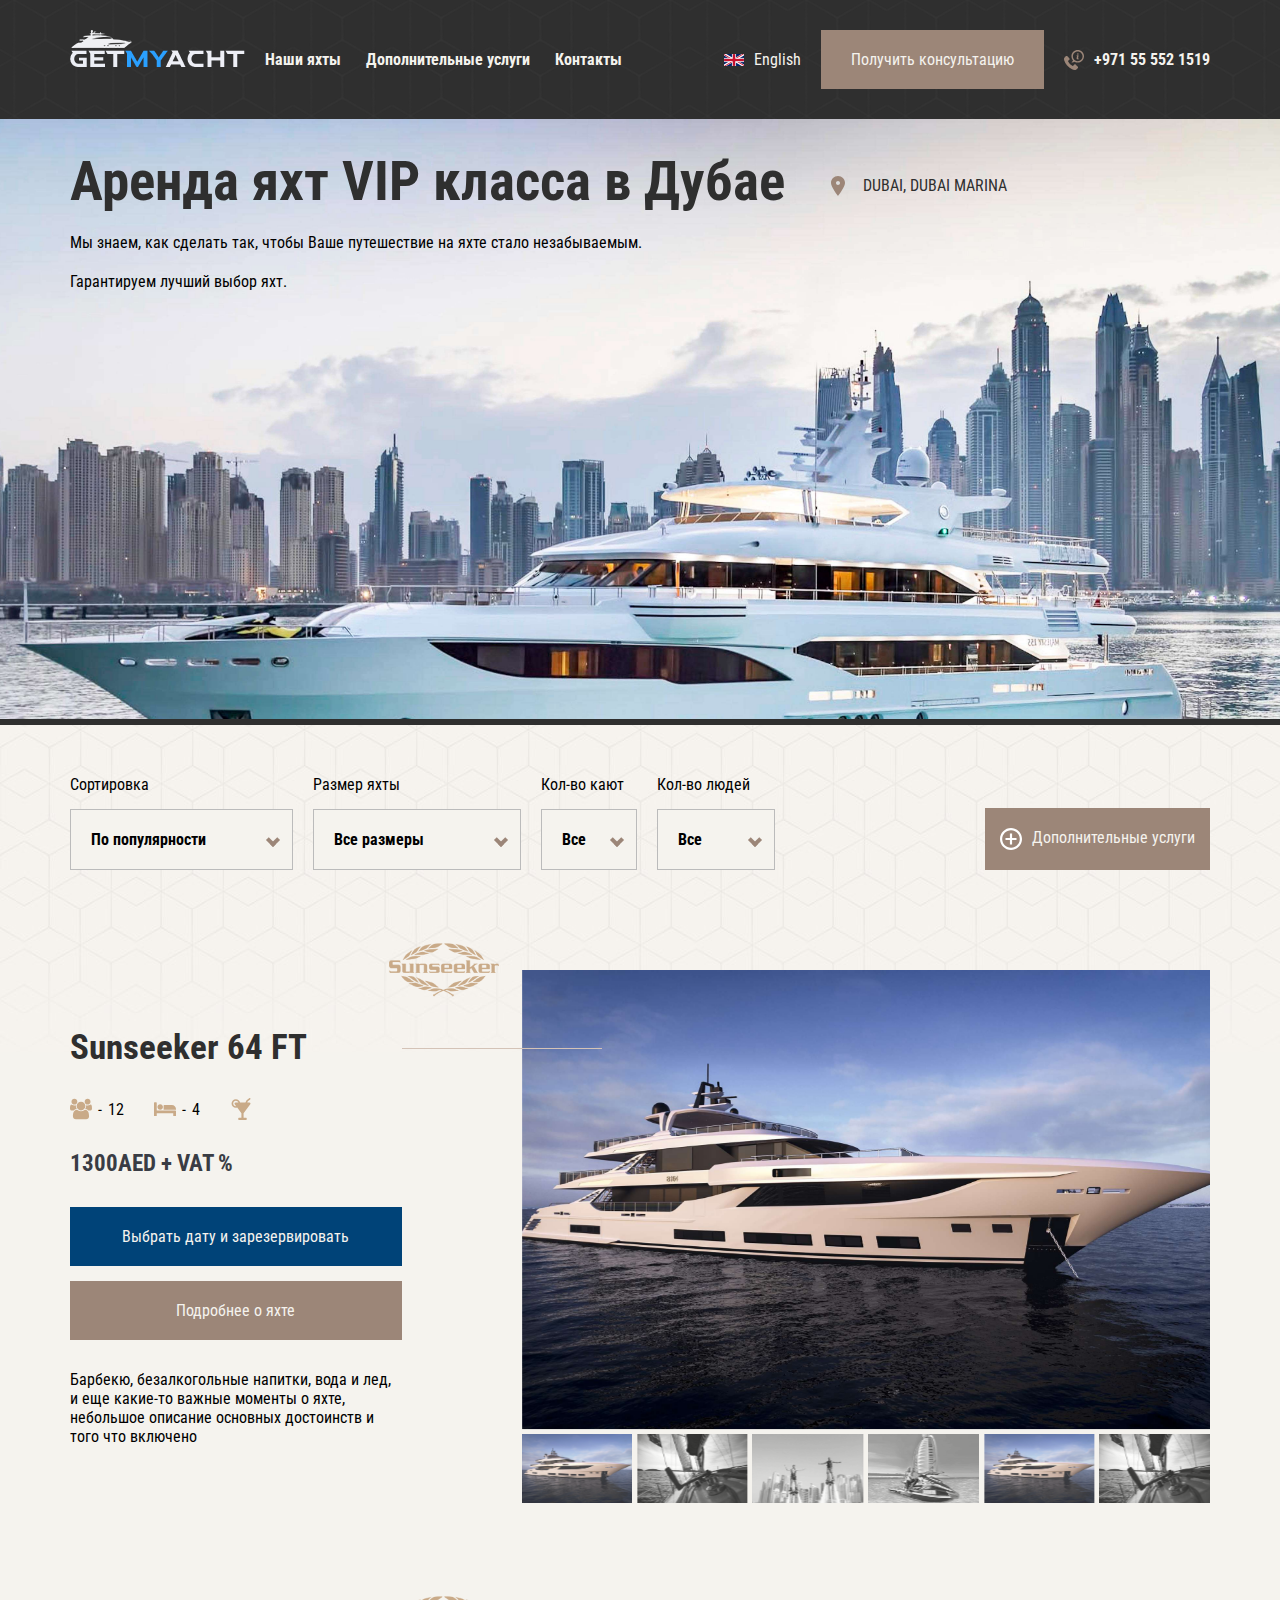
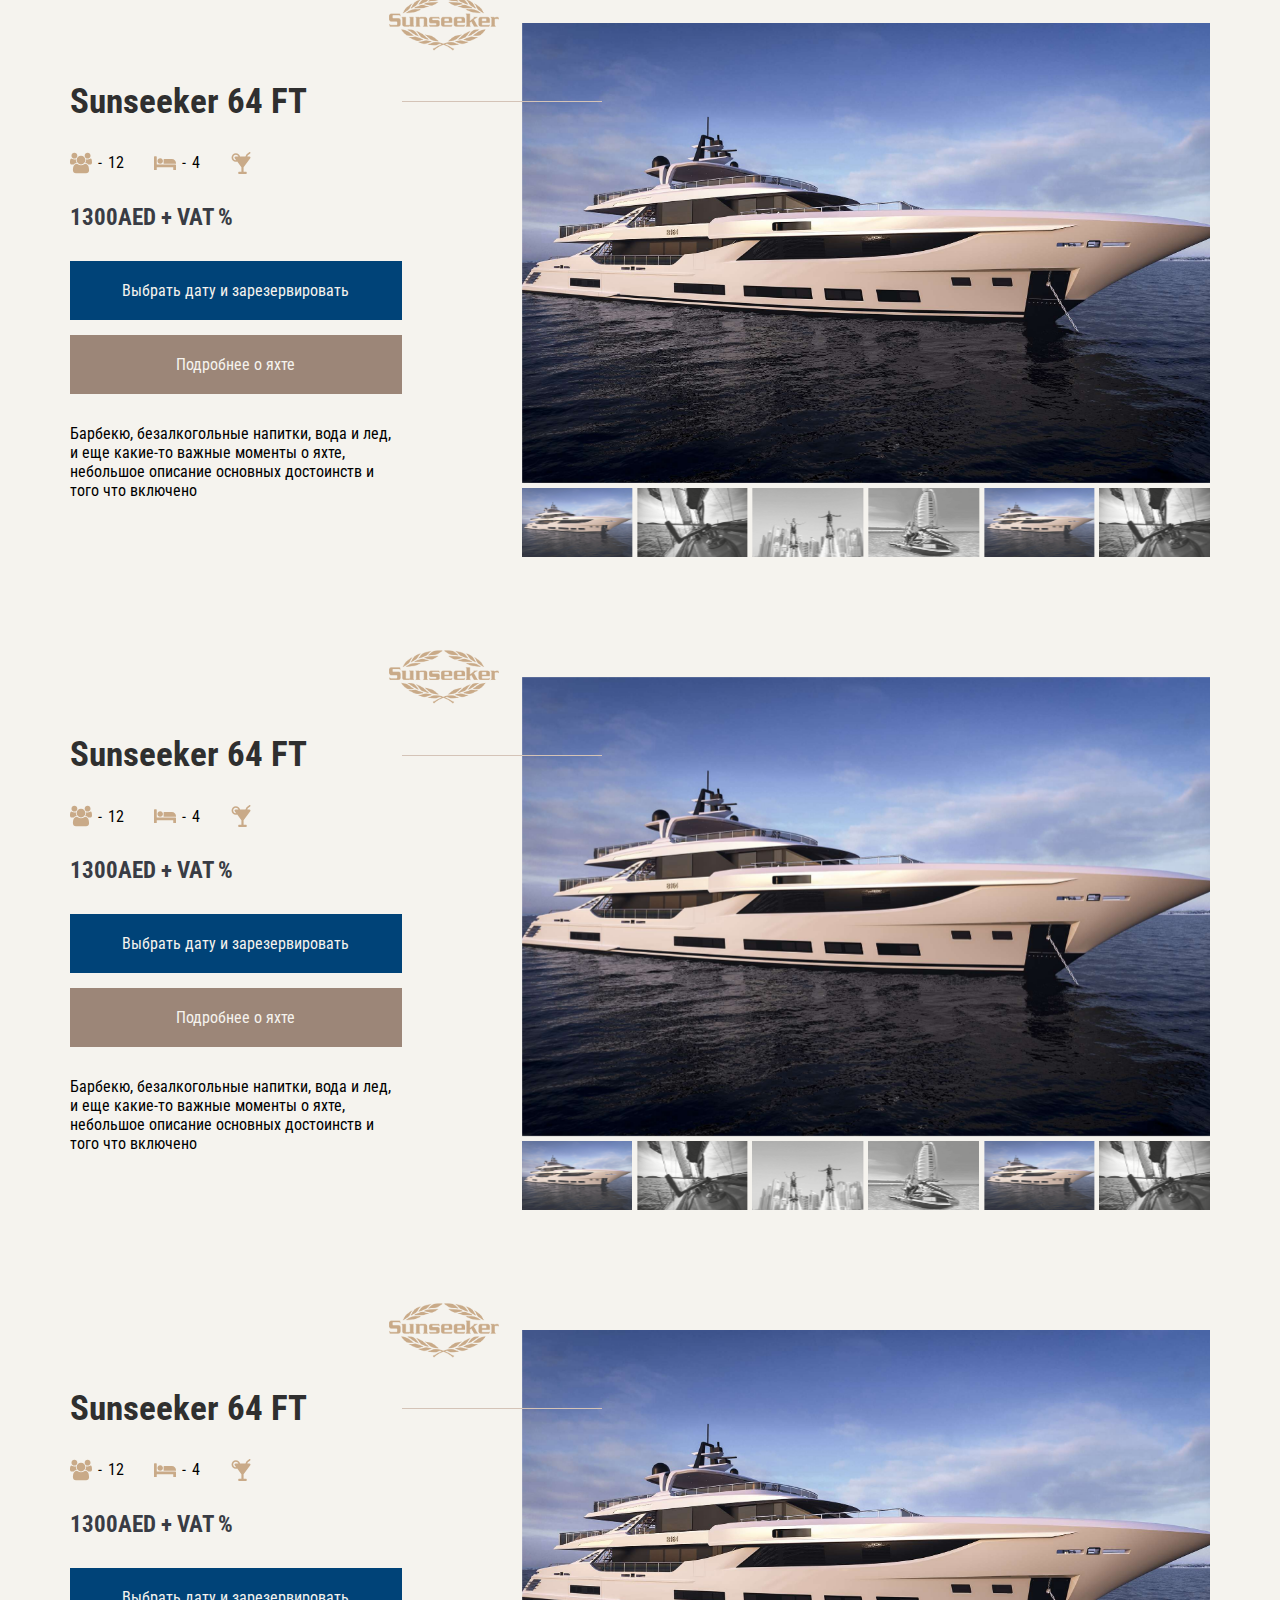
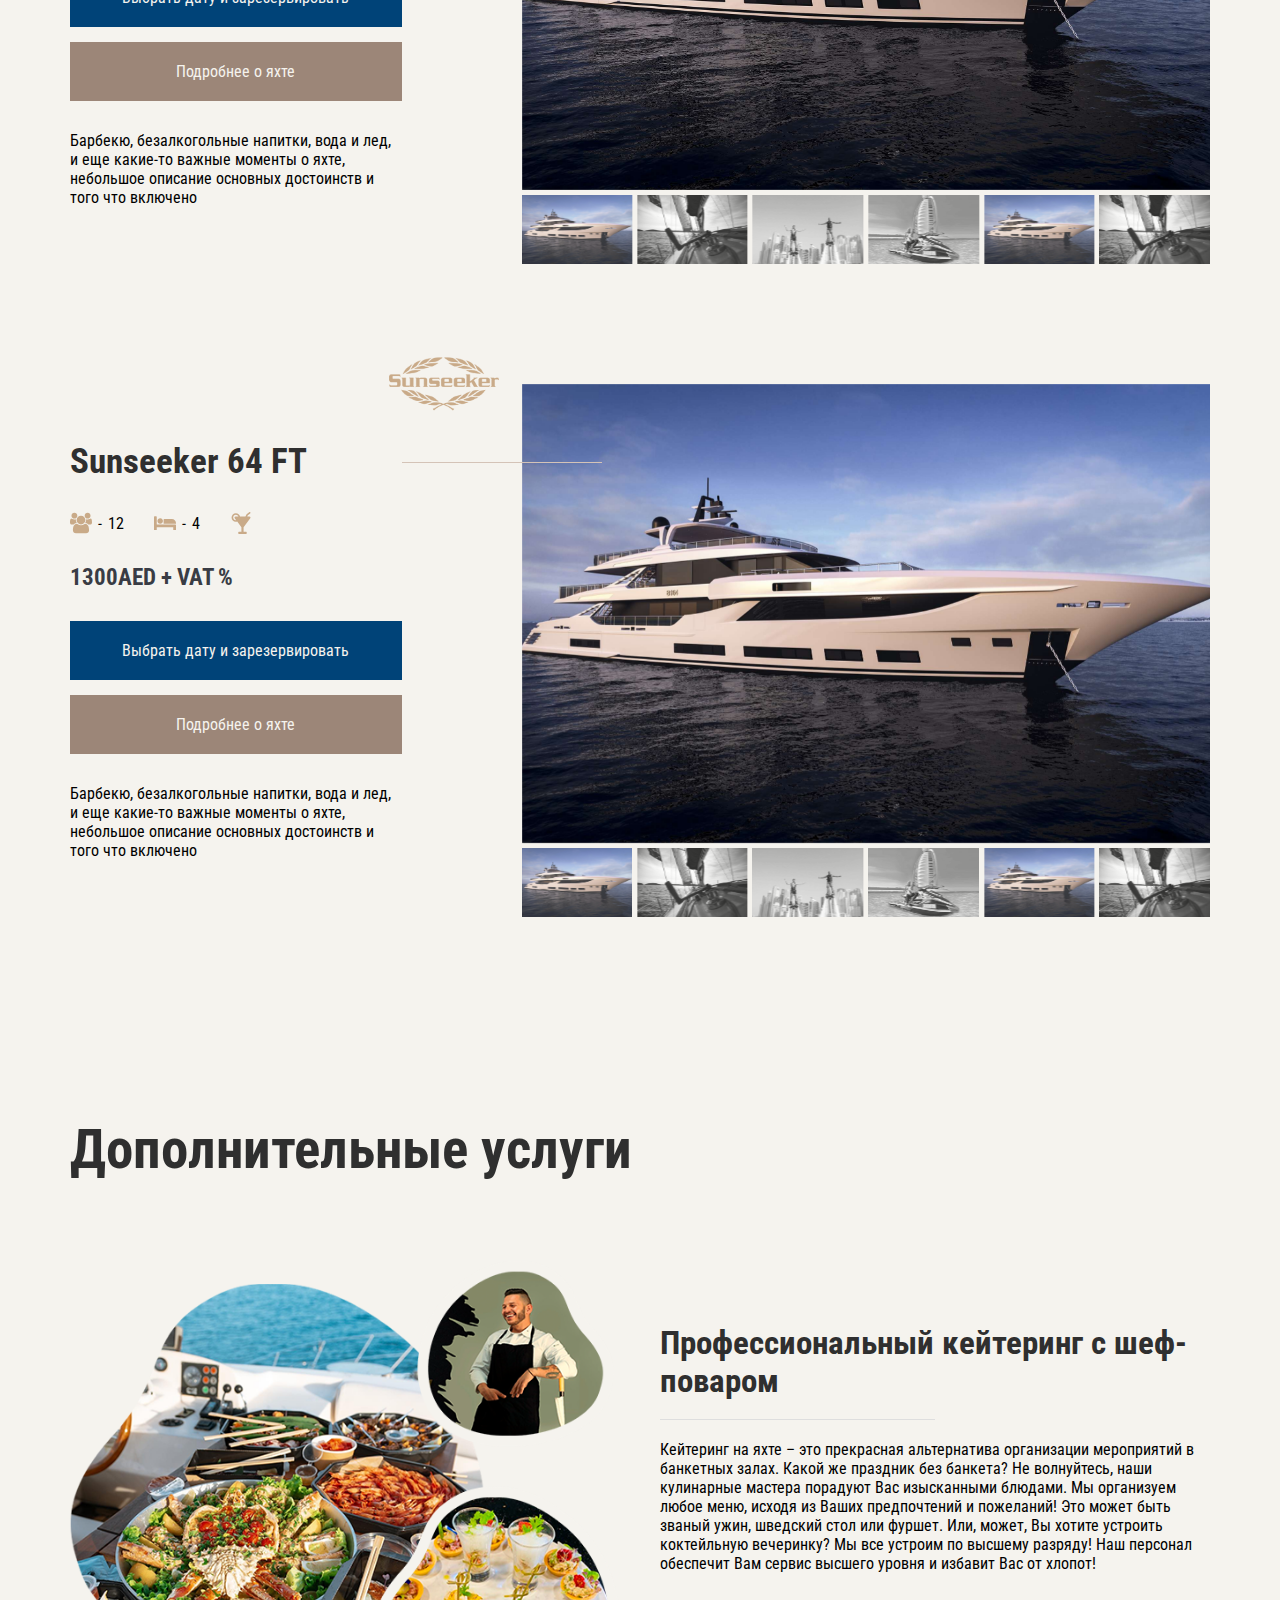
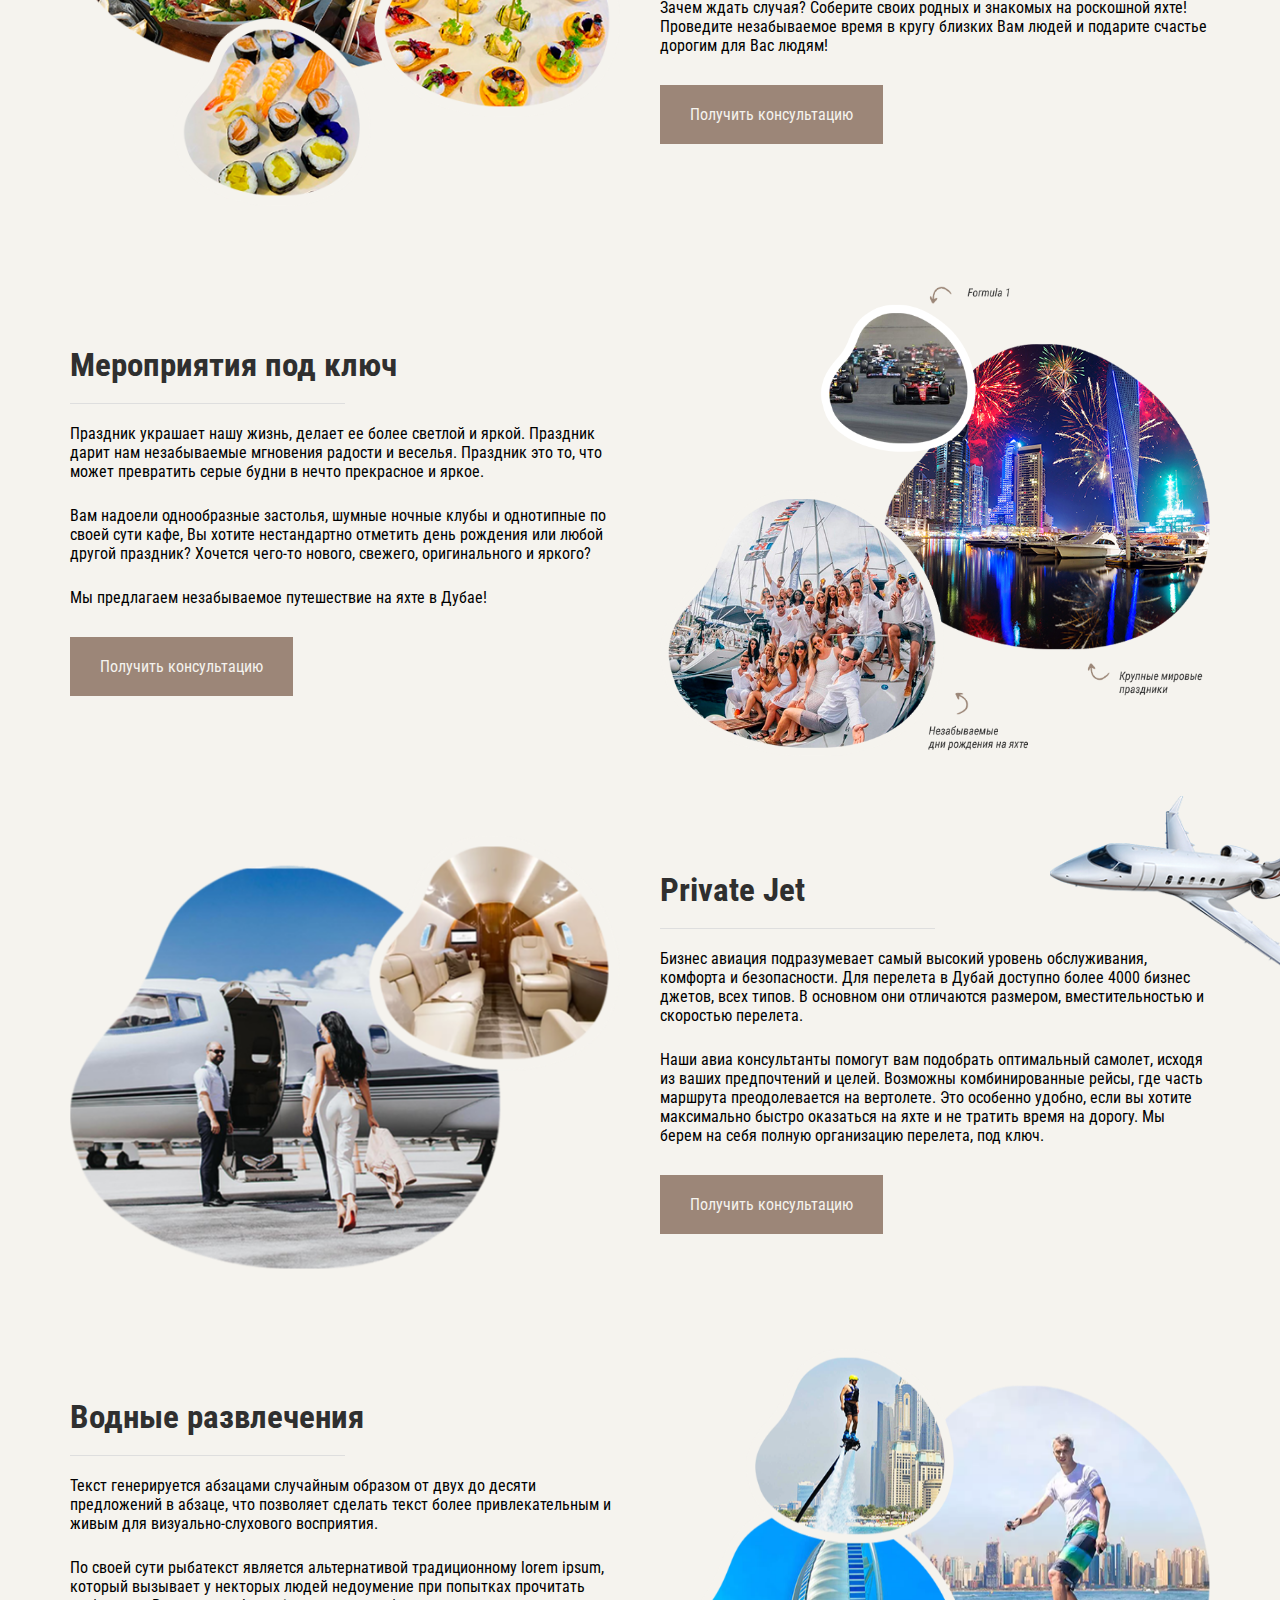
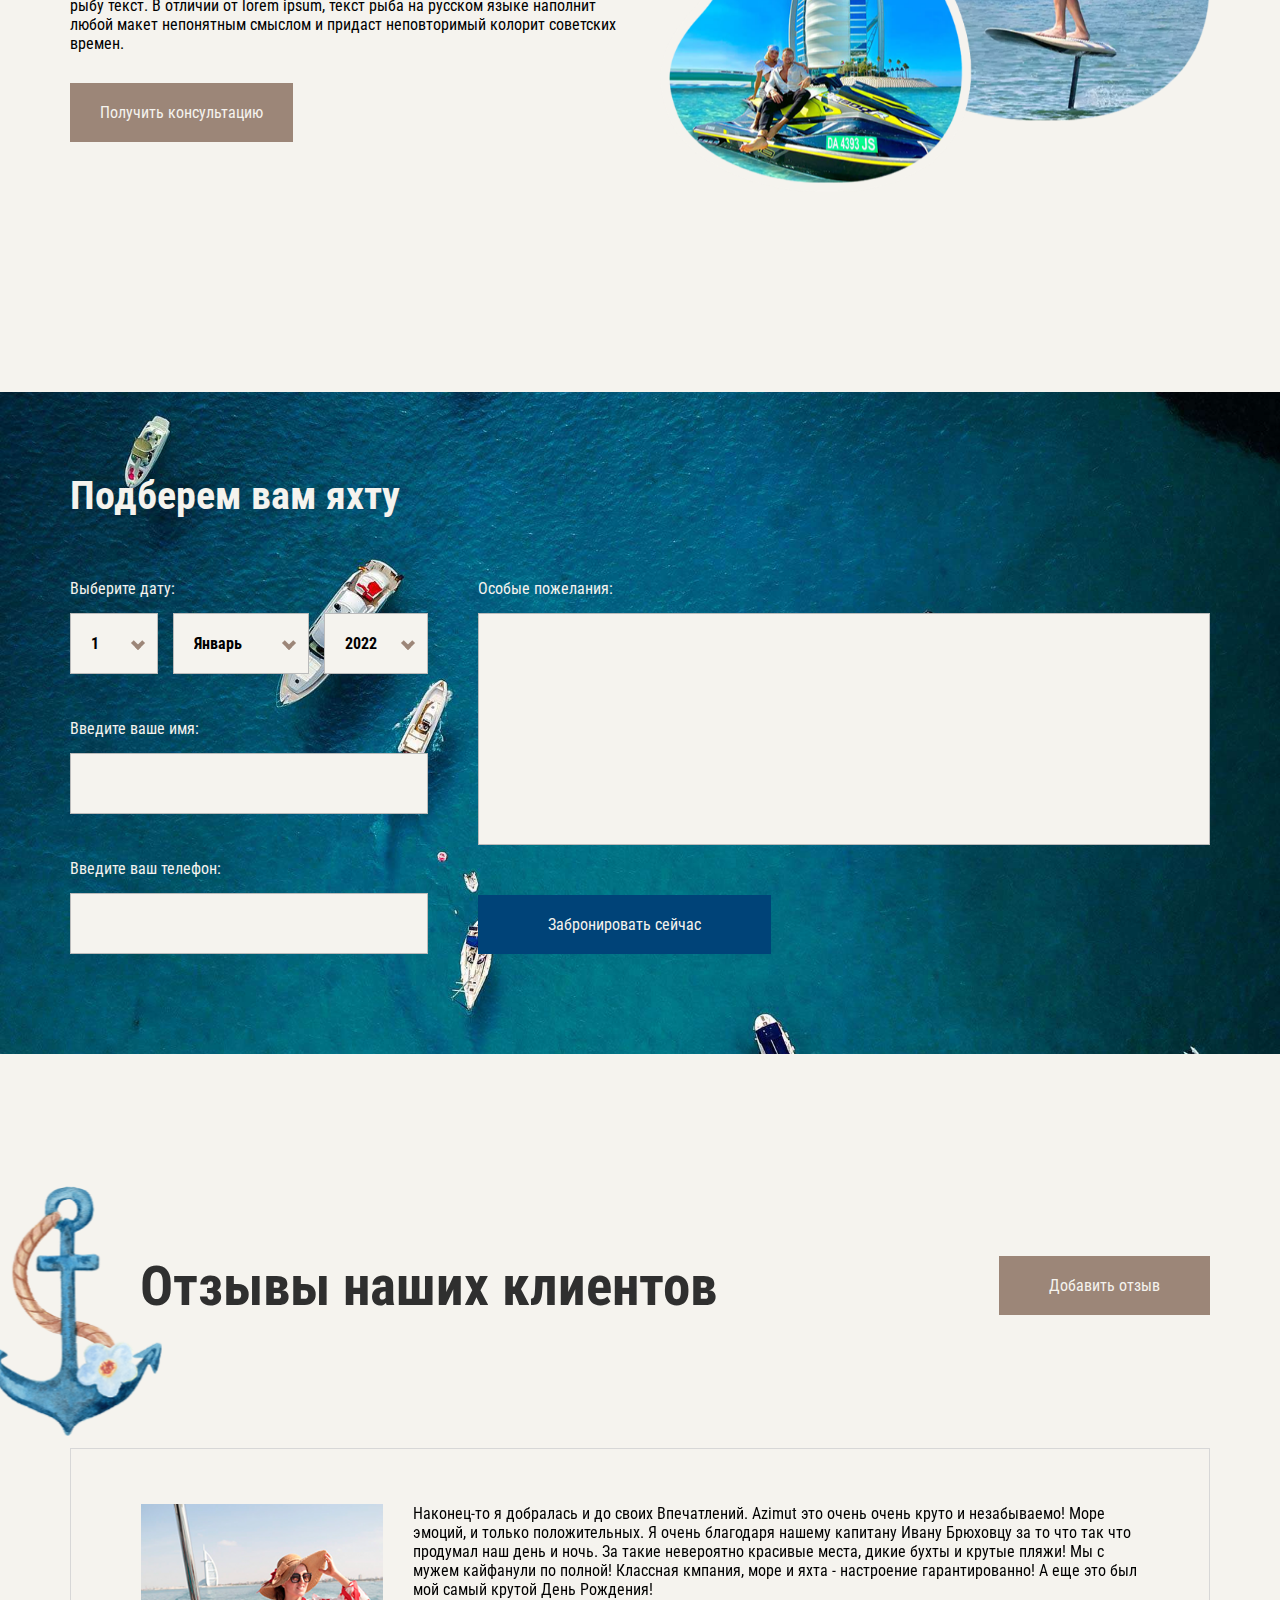
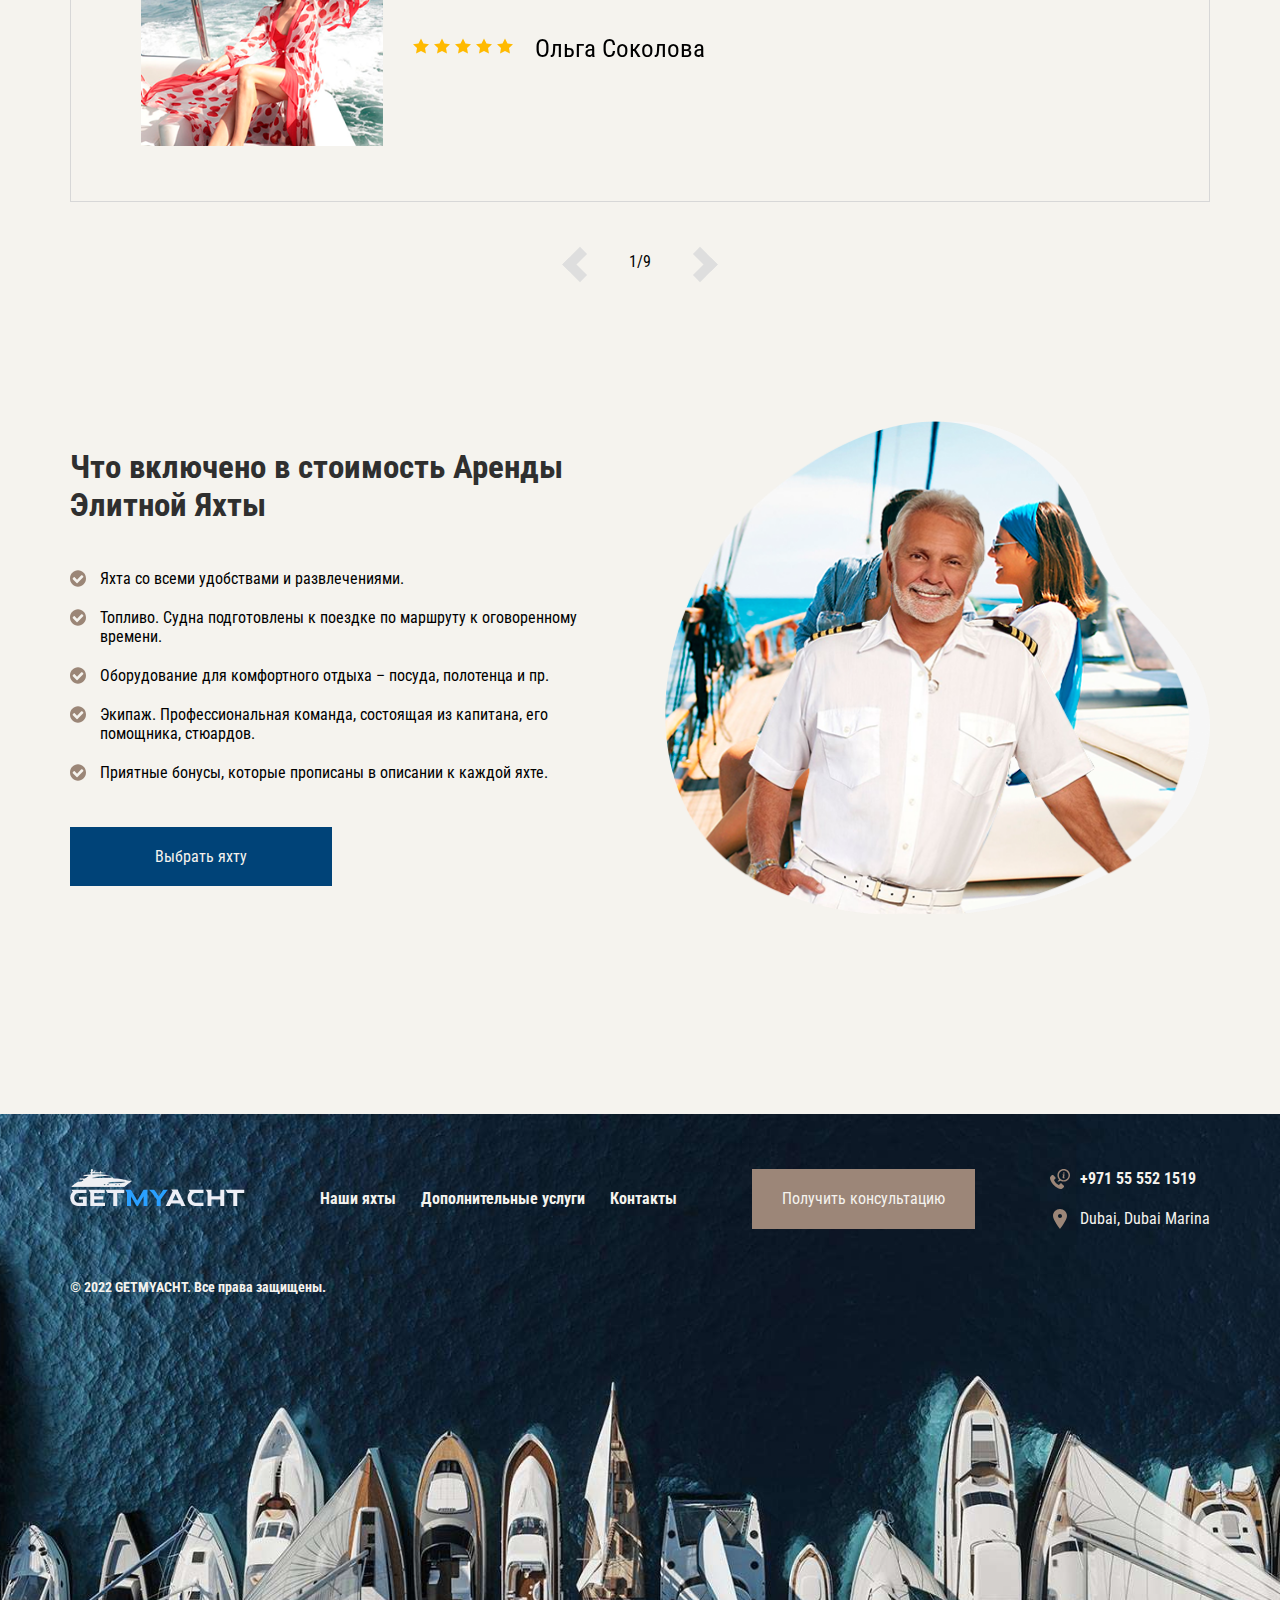
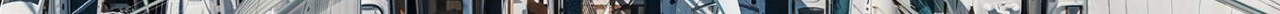
<file: index.html>
<!DOCTYPE html>
<html lang="ru" class="lock">
  <head>
    <meta charset="UTF-8" />
    <meta http-equiv="X-UA-Compatible" content="IE=edge" />
    <meta name="viewport" content="width=device-width, initial-scale=1.0" />
    <title>Document</title>
    <link rel="preconnect" href="https://fonts.googleapis.com" />
    <link rel="preconnect" href="https://fonts.gstatic.com" crossorigin />
    <link
      href="https://fonts.googleapis.com/css2?family=Roboto+Condensed:wght@400;700&family=Roboto:wght@400;700&display=swap"
      rel="stylesheet"
    />

    <link rel="stylesheet" href="./css/swiper.min.css" />

    <link rel="stylesheet" href="./css/style.css" />
  </head>
  <body>
    <div id="pre">
      <div class="pl">
        <span class="pl__sr">Loading…</span>
      </div>
    </div>

    <header class="header">
      <div class="header__inner container">
        <button class="menu__burger">
          <i></i>
        </button>

        <a class="logo header__logo" href="#">
          <img class="logo__img" src="./img/logo.png" alt="logo" />
        </a>

        <nav class="menu menu--mobile">
          <a class="logo menu__logo mobile-only" href="#">
            <img class="logo__img" src="./img/logo.png" alt="logo" />
          </a>
          <ul class="menu__list menu__list--mobile">
            <li class="menu__item">
              <a class="menu__link" href="./yachts.html">Наши яхты</a>
            </li>
            <li class="menu__item">
              <a class="menu__link" href="./services.html">Дополнительные услуги</a>
            </li>
            <li class="menu__item">
              <a class="menu__link" href="./contacts.html">Контакты</a>
            </li>
          </ul>
          <button class="button menu__btn mobile-only _modal-open" data-modal-open="modal-consult">
            Получить консультацию
          </button>
          <div class="lang-switcher mobile-only">
            <img class="lang-switcher__flag" src="./img/flag-en.svg" alt="" />
            <a class="lang-switcher__text" href="#">Switch to English</a>
          </div>
        </nav>

        <i class="_overlay"></i>

        <div class="lang-switcher desktop-only">
          <img class="lang-switcher__flag" src="./img/flag-en.svg" alt="" />
          <a class="lang-switcher__text" href="#">English</a>
        </div>

        <button class="button desktop-only _modal-open" data-modal-open="modal-consult">Получить консультацию</button>

        <div class="phone header__phone--mobile">
          <svg class="phone__icon">
            <use xlink:href="img\sprite.svg#icon-phone"></use>
          </svg>
          <a class="phone__text" href="tel:+123456789">+971 55 552 1519</a>
        </div>
      </div>
    </header>

    <main class="main">
      <section class="hero">
        <div class="hero__content container">
          <h1 class="main__title hero__title">
            Аренда яхт VIP класса в Дубае
            <span class="hero__title-location location__text">
              <svg class="location__icon">
                <use xlink:href="img\sprite.svg#icon-location"></use>
              </svg>
              DUBAI, DUBAI MARINA</span
            >
          </h1>
          <p>Мы знаем, как сделать так, чтобы Ваше путешествие на яхте стало незабываемым.</p>
          <p>Гарантируем лучший выбор яхт.</p>
        </div>
      </section>
      <div class="home-inner">
        <div class="container">
          <div class="home__filters">
            <form class="filters">
          <span class="filters__mobile-title mobile-only">
            <svg class="filters__mobile-icon">
              <use xlink:href="img\sprite.svg#icon-sort"></use>
            </svg>
            Сортировка
            <svg class="filters__mobile-icon--close">
              <use xlink:href="img\sprite.svg#icon-close"></use>
            </svg>
          </span>

          <label>
            Сортировка
            <div class="select-wrapper">
              <select name="price" class="control control-sort">
                <option value="default:asc">По популярности</option>
                <option value="price:asc size:asc">По возрастанию цены</option>
                <option value="price:desc size:desc">По убыванию цены</option>
              </select>
            </div>
          </label>

          <label>
            Размер яхты
            <div class="select-wrapper">
              <select name="size" class="control control-sort">
                <option value="default:asc">Все размеры</option>
                <option value="size:asc price:asc ">Сначала маленькие</option>
                <option value="size:desc price:desc">Сначала большие</option>
              </select>
            </div>
          </label>

          <label>
            Кол-во кают
            <div class="select-wrapper">
              <select name="cabin" data-filter-group>
                <option value=".mix">Все</option>
                <option value=".cabin-4">4</option>
                <option value=".cabin-5">5</option>
                <option value=".cabin-6">6</option>
                <option value=".cabin-7">7</option>
                <option value=".cabin-8">8</option>
              </select>
            </div>
          </label>

          <label>
            Кол-во людей
            <div class="select-wrapper">
              <select name="people" data-filter-group>
                <option value=".mix">Все</option>
                <option value=".small">1 - 12</option>
                <option value=".medium">12 - 30</option>
                <option value=".large">30+</option>
              </select>
            </div>
          </label>

          <button type="submit" class="button mobile-only filters__mobile--btn">Показать</button>
        </form>

            <button class="button-sort mobile-only">
              <svg class="button-sort__icon">
                <use xlink:href="img\sprite.svg#icon-sort"></use>
              </svg>
              Сортировка
            </button>
            <a href="#service" class="button button-add">
              <svg class="button-add__icon">
                <use xlink:href="img\sprite.svg#icon-add"></use>
              </svg>
              <span class="desktop-only--add">Дополнительные услуги</span>
              <span class="mobile-only--add">Доп.услуги</span>
            </a>
          </div>
          <ul class="catalog _yacht-filter">
            <li class="catalog__item mix cabin-4 small" data-price="13000" data-size="1">
              <div class="product">
                <h2 class="product__title">
                  Sunseeker
                  <span class="product__title--model">64 FT</span>
                </h2>

                <div class="product__info">
                  <img class="product__brand-img" src="./img/sunseeker-logo-vector.png" alt="" />
                  <ul class="meta product__meta">
                    <li class="meta__info">
                      <svg class="meta__icon">
                        <use xlink:href="img\sprite.svg#icon-group"></use>
                      </svg>
                      - <span class="meta__info-text">12</span>
                    </li>
                    <li class="meta__info">
                      <svg class="meta__icon">
                        <use xlink:href="img\sprite.svg#icon-bed"></use>
                      </svg>
                      - <span class="meta__info-text">4</span>
                    </li>
                    <li class="meta__info">
                      <svg class="meta__icon">
                        <use xlink:href="img\sprite.svg#icon-drink"></use>
                      </svg>
                    </li>
                  </ul>
                </div>
                <p class="product__price">1300AED + VAT %</p>

                <div class="product__buttons">
                  <button class="button button--accent _modal-open" data-modal-open="modal-book">
                    Выбрать дату и зарезервировать
                  </button>
                  <a class="button" href="./post.html">Подробнее о яхте</a>
                </div>
                <p class="product__text">
                  Барбекю, безалкогольные напитки, вода и лед, и еще какие-то важные моменты о яхте, небольшое описание
                  основных достоинств и того что включено
                </p>

                <div class="product__slider">
                  <div class="swiper product-slider__main">
                    <ul class="swiper-wrapper">
                      <li class="swiper-slide product__slide">
                        <img src="./img/post-slider-yacht-01.jpg" />
                      </li>
                      <li class="swiper-slide product__slide">
                        <img src="./img/boat-gc1d645525_1280.jpg" />
                      </li>

                      <li class="swiper-slide product__slide">
                        <img src="./img/service-img-5.jpg" />
                      </li>
                      <li class="swiper-slide product__slide">
                        <img src="./img/service-img-4.jpg" />
                      </li>
                    </ul>

                    <div class="swiper product-slider__thumb">
                      <ul class="swiper-wrapper">
                        <li class="swiper-slide product__slide--thumb">
                          <img src="./img/post-slider-yacht-01.jpg" />
                        </li>
                        <li class="swiper-slide product__slide--thumb">
                          <img src="./img/boat-gc1d645525_1280.jpg" />
                        </li>

                        <li class="swiper-slide product__slide--thumb">
                          <img src="./img/service-img-5.jpg" />
                        </li>
                        <li class="swiper-slide product__slide--thumb">
                          <img src="./img/service-img-4.jpg" />
                        </li>
                      </ul>
                    </div>
                  </div>
                </div>
              </div>
            </li>
            <li class="catalog__item mix cabin-4 medium" data-price="18000" data-size="2">
              <div class="product">
                <h2 class="product__title">
                  Sunseeker
                  <span class="product__title--model">64 FT</span>
                </h2>

                <div class="product__info">
                  <img class="product__brand-img" src="./img/sunseeker-logo-vector.png" alt="" />
                  <ul class="meta product__meta">
                    <li class="meta__info">
                      <svg class="meta__icon">
                        <use xlink:href="img\sprite.svg#icon-group"></use>
                      </svg>
                      - <span class="meta__info-text">12</span>
                    </li>
                    <li class="meta__info">
                      <svg class="meta__icon">
                        <use xlink:href="img\sprite.svg#icon-bed"></use>
                      </svg>
                      - <span class="meta__info-text">4</span>
                    </li>
                    <li class="meta__info">
                      <svg class="meta__icon">
                        <use xlink:href="img\sprite.svg#icon-drink"></use>
                      </svg>
                    </li>
                  </ul>
                </div>
                <p class="product__price">1300AED + VAT %</p>

                <div class="product__buttons">
                  <button class="button button--accent _modal-open" data-modal-open="modal-book">
                    Выбрать дату и зарезервировать
                  </button>
                  <a class="button" href="./post.html">Подробнее о яхте</a>
                </div>
                <p class="product__text">
                  Барбекю, безалкогольные напитки, вода и лед, и еще какие-то важные моменты о яхте, небольшое описание
                  основных достоинств и того что включено
                </p>

                <div class="product__slider">
                  <div class="swiper product-slider__main">
                    <ul class="swiper-wrapper">
                      <li class="swiper-slide product__slide">
                        <img src="./img/post-slider-yacht-01.jpg" />
                      </li>
                      <li class="swiper-slide product__slide">
                        <img src="./img/boat-gc1d645525_1280.jpg" />
                      </li>

                      <li class="swiper-slide product__slide">
                        <img src="./img/service-img-5.jpg" />
                      </li>
                      <li class="swiper-slide product__slide">
                        <img src="./img/service-img-4.jpg" />
                      </li>
                    </ul>

                    <div class="swiper product-slider__thumb">
                      <ul class="swiper-wrapper">
                        <li class="swiper-slide product__slide--thumb">
                          <img src="./img/post-slider-yacht-01.jpg" />
                        </li>
                        <li class="swiper-slide product__slide--thumb">
                          <img src="./img/boat-gc1d645525_1280.jpg" />
                        </li>

                        <li class="swiper-slide product__slide--thumb">
                          <img src="./img/service-img-5.jpg" />
                        </li>
                        <li class="swiper-slide product__slide--thumb">
                          <img src="./img/service-img-4.jpg" />
                        </li>
                      </ul>
                    </div>
                  </div>
                </div>
              </div>
            </li>
            <li class="catalog__item mix cabin-5 small" data-price="14000" data-size="1">
              <div class="product">
                <h2 class="product__title">
                  Sunseeker
                  <span class="product__title--model">64 FT</span>
                </h2>

                <div class="product__info">
                  <img class="product__brand-img" src="./img/sunseeker-logo-vector.png" alt="" />
                  <ul class="meta product__meta">
                    <li class="meta__info">
                      <svg class="meta__icon">
                        <use xlink:href="img\sprite.svg#icon-group"></use>
                      </svg>
                      - <span class="meta__info-text">12</span>
                    </li>
                    <li class="meta__info">
                      <svg class="meta__icon">
                        <use xlink:href="img\sprite.svg#icon-bed"></use>
                      </svg>
                      - <span class="meta__info-text">4</span>
                    </li>
                    <li class="meta__info">
                      <svg class="meta__icon">
                        <use xlink:href="img\sprite.svg#icon-drink"></use>
                      </svg>
                    </li>
                  </ul>
                </div>
                <p class="product__price">1300AED + VAT %</p>

                <div class="product__buttons">
                  <button class="button button--accent _modal-open" data-modal-open="modal-book">
                    Выбрать дату и зарезервировать
                  </button>
                  <a class="button" href="./post.html">Подробнее о яхте</a>
                </div>
                <p class="product__text">
                  Барбекю, безалкогольные напитки, вода и лед, и еще какие-то важные моменты о яхте, небольшое описание
                  основных достоинств и того что включено
                </p>

                <div class="product__slider">
                  <div class="swiper product-slider__main">
                    <ul class="swiper-wrapper">
                      <li class="swiper-slide product__slide">
                        <img src="./img/post-slider-yacht-01.jpg" />
                      </li>
                      <li class="swiper-slide product__slide">
                        <img src="./img/boat-gc1d645525_1280.jpg" />
                      </li>

                      <li class="swiper-slide product__slide">
                        <img src="./img/service-img-5.jpg" />
                      </li>
                      <li class="swiper-slide product__slide">
                        <img src="./img/service-img-4.jpg" />
                      </li>
                    </ul>

                    <div class="swiper product-slider__thumb">
                      <ul class="swiper-wrapper">
                        <li class="swiper-slide product__slide--thumb">
                          <img src="./img/post-slider-yacht-01.jpg" />
                        </li>
                        <li class="swiper-slide product__slide--thumb">
                          <img src="./img/boat-gc1d645525_1280.jpg" />
                        </li>

                        <li class="swiper-slide product__slide--thumb">
                          <img src="./img/service-img-5.jpg" />
                        </li>
                        <li class="swiper-slide product__slide--thumb">
                          <img src="./img/service-img-4.jpg" />
                        </li>
                      </ul>
                    </div>
                  </div>
                </div>
              </div>
            </li>
            <li class="catalog__item mix cabin-6 large" data-price="17000" data-size="3">
              <div class="product">
                <h2 class="product__title">
                  Sunseeker
                  <span class="product__title--model">64 FT</span>
                </h2>

                <div class="product__info">
                  <img class="product__brand-img" src="./img/sunseeker-logo-vector.png" alt="" />
                  <ul class="meta product__meta">
                    <li class="meta__info">
                      <svg class="meta__icon">
                        <use xlink:href="img\sprite.svg#icon-group"></use>
                      </svg>
                      - <span class="meta__info-text">12</span>
                    </li>
                    <li class="meta__info">
                      <svg class="meta__icon">
                        <use xlink:href="img\sprite.svg#icon-bed"></use>
                      </svg>
                      - <span class="meta__info-text">4</span>
                    </li>
                    <li class="meta__info">
                      <svg class="meta__icon">
                        <use xlink:href="img\sprite.svg#icon-drink"></use>
                      </svg>
                    </li>
                  </ul>
                </div>
                <p class="product__price">1300AED + VAT %</p>

                <div class="product__buttons">
                  <button class="button button--accent _modal-open" data-modal-open="modal-book">
                    Выбрать дату и зарезервировать
                  </button>
                  <a class="button" href="./post.html">Подробнее о яхте</a>
                </div>
                <p class="product__text">
                  Барбекю, безалкогольные напитки, вода и лед, и еще какие-то важные моменты о яхте, небольшое описание
                  основных достоинств и того что включено
                </p>

                <div class="product__slider">
                  <div class="swiper product-slider__main">
                    <ul class="swiper-wrapper">
                      <li class="swiper-slide product__slide">
                        <img src="./img/post-slider-yacht-01.jpg" />
                      </li>
                      <li class="swiper-slide product__slide">
                        <img src="./img/boat-gc1d645525_1280.jpg" />
                      </li>

                      <li class="swiper-slide product__slide">
                        <img src="./img/service-img-5.jpg" />
                      </li>
                      <li class="swiper-slide product__slide">
                        <img src="./img/service-img-4.jpg" />
                      </li>
                    </ul>

                    <div class="swiper product-slider__thumb">
                      <ul class="swiper-wrapper">
                        <li class="swiper-slide product__slide--thumb">
                          <img src="./img/post-slider-yacht-01.jpg" />
                        </li>
                        <li class="swiper-slide product__slide--thumb">
                          <img src="./img/boat-gc1d645525_1280.jpg" />
                        </li>

                        <li class="swiper-slide product__slide--thumb">
                          <img src="./img/service-img-5.jpg" />
                        </li>
                        <li class="swiper-slide product__slide--thumb">
                          <img src="./img/service-img-4.jpg" />
                        </li>
                      </ul>
                    </div>
                  </div>
                </div>
              </div>
            </li>
            <li class="catalog__item mix cabin-7 large" data-price="15000" data-size="2">
              <div class="product">
                <h2 class="product__title">
                  Sunseeker
                  <span class="product__title--model">64 FT</span>
                </h2>

                <div class="product__info">
                  <img class="product__brand-img" src="./img/sunseeker-logo-vector.png" alt="" />
                  <ul class="meta product__meta">
                    <li class="meta__info">
                      <svg class="meta__icon">
                        <use xlink:href="img\sprite.svg#icon-group"></use>
                      </svg>
                      - <span class="meta__info-text">12</span>
                    </li>
                    <li class="meta__info">
                      <svg class="meta__icon">
                        <use xlink:href="img\sprite.svg#icon-bed"></use>
                      </svg>
                      - <span class="meta__info-text">4</span>
                    </li>
                    <li class="meta__info">
                      <svg class="meta__icon">
                        <use xlink:href="img\sprite.svg#icon-drink"></use>
                      </svg>
                    </li>
                  </ul>
                </div>
                <p class="product__price">1300AED + VAT %</p>

                <div class="product__buttons">
                  <button class="button button--accent _modal-open" data-modal-open="modal-book">
                    Выбрать дату и зарезервировать
                  </button>
                  <a class="button" href="./post.html">Подробнее о яхте</a>
                </div>
                <p class="product__text">
                  Барбекю, безалкогольные напитки, вода и лед, и еще какие-то важные моменты о яхте, небольшое описание
                  основных достоинств и того что включено
                </p>

                <div class="product__slider">
                  <div class="swiper product-slider__main">
                    <ul class="swiper-wrapper">
                      <li class="swiper-slide product__slide">
                        <img src="./img/post-slider-yacht-01.jpg" />
                      </li>
                      <li class="swiper-slide product__slide">
                        <img src="./img/boat-gc1d645525_1280.jpg" />
                      </li>

                      <li class="swiper-slide product__slide">
                        <img src="./img/service-img-5.jpg" />
                      </li>
                      <li class="swiper-slide product__slide">
                        <img src="./img/service-img-4.jpg" />
                      </li>
                    </ul>

                    <div class="swiper product-slider__thumb">
                      <ul class="swiper-wrapper">
                        <li class="swiper-slide product__slide--thumb">
                          <img src="./img/post-slider-yacht-01.jpg" />
                        </li>
                        <li class="swiper-slide product__slide--thumb">
                          <img src="./img/boat-gc1d645525_1280.jpg" />
                        </li>

                        <li class="swiper-slide product__slide--thumb">
                          <img src="./img/service-img-5.jpg" />
                        </li>
                        <li class="swiper-slide product__slide--thumb">
                          <img src="./img/service-img-4.jpg" />
                        </li>
                      </ul>
                    </div>
                  </div>
                </div>
              </div>
            </li>
          </ul>
        </div>

        <section class="add-service container" id="service">
          <h2 class="main__title add-service__title">Дополнительные услуги</h2>

          <article class="service add-service__content">
            <div class="service__image">
              <img class="add-service__img" src="./img/add-1.png" alt="img" />
            </div>
            <div class="service__content">
              <h2 class="service__content-title">Профессиональный кейтеринг с шеф-поваром</h2>
              <div class="service__content-text">
                <p>
                  Кейтеринг на яхте – это прекрасная альтернатива организации мероприятий в банкетных залах. Какой же
                  праздник без банкета? Не волнуйтесь, наши кулинарные мастера порадуют Вас изысканными блюдами. Мы
                  организуем любое меню, исходя из Ваших предпочтений и пожеланий! Это может быть званый ужин, шведский
                  стол или фуршет. Или, может, Вы хотите устроить коктейльную вечеринку? Мы все устроим по высшему
                  разряду! Наш персонал обеспечит Вам сервис высшего уровня и избавит Вас от хлопот!
                </p>
                <p>
                  Зачем ждать случая? Соберите своих родных и знакомых на роскошной яхте! Проведите незабываемое время в
                  кругу близких Вам людей и подарите счастье дорогим для Вас людям!
                </p>
              </div>
              <button class="button _modal-open" data-modal-open="modal-consult">Получить консультацию</button>
            </div>
          </article>

          <article class="service service--reverse add-service__content">
            <div class="service__image">
              <img class="add-service__img" src="./img/add-2.png" alt="img" />
            </div>
            <div class="service__content">
              <h2 class="service__content-title">Мероприятия под ключ</h2>
              <div class="service__content-text">
                <p>
                  Праздник украшает нашу жизнь, делает ее более светлой и яркой. Праздник дарит нам незабываемые
                  мгновения радости и веселья. Праздник это то, что может превратить серые будни в нечто прекрасное и
                  яркое.
                </p>
                <p>
                  Вам надоели однообразные застолья, шумные ночные клубы и однотипные по своей сути кафе, Вы хотите
                  нестандартно отметить день рождения или любой другой праздник? Хочется чего-то нового, свежего,
                  оригинального и яркого?
                </p>
                <p>Мы предлагаем незабываемое путешествие на яхте в Дубае!</p>
              </div>
              <button class="button _modal-open" data-modal-open="modal-consult">Получить консультацию</button>
            </div>
          </article>

          <article class="service add-service__content add-service__content--jet">
            <div class="service__image">
              <img class="add-service__img" src="./img/add-3.png" alt="img" />
            </div>
            <div class="service__content">
              <h2 class="service__content-title">Private Jet</h2>
              <div class="service__content-text">
                <p>
                  Бизнес авиация подразумевает самый высокий уровень обслуживания, комфорта и безопасности. Для перелета
                  в Дубай доступно более 4000 бизнес джетов, всех типов. В основном они отличаются размером,
                  вместительностью и скоростью перелета.
                </p>
                <p>
                  Наши авиа консультанты помогут вам подобрать оптимальный самолет, исходя из ваших предпочтений и
                  целей. Возможны комбинированные рейсы, где часть маршрута преодолевается на вертолете. Это особенно
                  удобно, если вы хотите максимально быстро оказаться на яхте и не тратить время на дорогу. Мы берем на
                  себя полную организацию перелета, под ключ.
                </p>
              </div>
              <button class="button _modal-open" data-modal-open="modal-consult">Получить консультацию</button>
            </div>
          </article>

          <article class="service service--reverse add-service__content">
            <div class="service__image">
              <img class="add-service__img" src="./img/add-4.png" alt="img" />
            </div>
            <div class="service__content">
              <h2 class="service__content-title">Водные развлечения</h2>
              <div class="service__content-text">
                <p>
                  Текст генерируется абзацами случайным образом от двух до десяти предложений в абзаце, что позволяет
                  сделать текст более привлекательным и живым для визуально-слухового восприятия.
                </p>
                <p>
                  По своей сути рыбатекст является альтернативой традиционному lorem ipsum, который вызывает у некторых
                  людей недоумение при попытках прочитать рыбу текст. В отличии от lorem ipsum, текст рыба на русском
                  языке наполнит любой макет непонятным смыслом и придаст неповторимый колорит советских времен.
                </p>
              </div>
              <button class="button _modal-open" data-modal-open="modal-consult">Получить консультацию</button>
            </div>
          </article>
        </section>
      </div>
      <div class="home-form">
        <div class="container">
          <h2 class="post-form__title">Подберем вам яхту</h2>
          <form class="form-rent" method="post">
            <div class="form-rent__data">
              <fieldset class="form-rent__time">
                <legend class="form-rent__time-legend">Выберите дату:</legend>
                <div class="select-wrapper">
                  <select class="form-rent__select" name="day" id="">
                    <option value="1">1</option>
                    <option value="1">2</option>
                    <option value="1">3</option>
                    <option value="2">4</option>
                    <option value="3">5</option>
                    <option value="4">6</option>
                    <option value="5">7</option>
                    <option value="6">8</option>
                    <option value="7">9</option>
                    <option value="8">10</option>
                    <option value="11">11</option>
                    <option value="12">12</option>
                    <option value="12">13</option>
                    <option value="12">14</option>
                    <option value="12">15</option>
                    <option value="12">16</option>
                    <option value="12">17</option>
                    <option value="12">18</option>
                    <option value="12">19</option>
                    <option value="12">20</option>
                    <option value="12">21</option>
                    <option value="12">22</option>
                    <option value="12">23</option>
                    <option value="12">24</option>
                    <option value="12">25</option>
                    <option value="12">26</option>
                    <option value="12">27</option>
                    <option value="12">28</option>
                    <option value="12">29</option>
                    <option value="12">30</option>
                    <option value="12">31</option>
                  </select>
                </div>

                <div class="select-wrapper">
                  <select class="form-rent__select" name="month" id="">
                    <option value="01">Январь</option>
                    <option value="02">Февраль</option>
                    <option value="03">Март</option>
                    <option value="04">Апрель</option>
                    <option value="05">Май</option>
                    <option value="06">Июнь</option>
                    <option value="07">Июль</option>
                    <option value="08">Август</option>
                    <option value="09">Сентябрь</option>
                    <option value="10">Октябрь</option>
                    <option value="11">Ноябрь</option>
                    <option value="12">Декабрь</option>
                  </select>
                </div>

                <div class="select-wrapper">
                  <select class="form-rent__select" name="year" id="">
                    <option value="2022">2022</option>
                    <option value="2023">2023</option>
                    <option value="2024">2024</option>
                    <option value="2025">2025</option>
                    <option value="2026">2026</option>
                    <option value="2027">2027</option>
                    <option value="2028">2028</option>
                    <option value="2029">2029</option>
                  </select>
                </div>
              </fieldset>

              <label>
                Введите ваше имя:
                <input type="text" name="name" required />
              </label>

              <label>
                Введите ваш телефон:
                <input type="tel" name="phone" required />
              </label>
            </div>
            <div class="form-rent__message">
              <label>
                Особые пожелания:
                <textarea name="message" rows="10" id=""></textarea>
              </label>
              <button class="button button--accent form-rent--btn" type="submit">Забронировать сейчас</button>
            </div>
          </form>
        </div>
      </div>

      <section class="reviews container">
        <div class="reviews__head">
          <h2 class="main__title reviews__title">Отзывы наших клиентов</h2>
          <a href="#" class="button reviews__head--btn">Добавить отзыв</a>
        </div>

        <div class="reviews__content">
          <div class="reviews__content-inner">
            <div class="swiper reviews-slider">
              <ul class="swiper-wrapper">
                <li class="swiper-slide reviews-slider__slide">
                  <div class="review-card">
                    <div class="review-card__image">
                      <img class="review-card__image-img" src="./img/review-image.png" alt="image" />
                    </div>

                    <div class="review-card__content">
                      <div class="review-card__text">
                        <p>
                          Наконец-то я добралась и до своих Впечатлений. Azimut это очень очень круто и незабываемо!
                          Море эмоций, и только положительных. Я очень благодаря нашему капитану Ивану Брюховцу за то
                          что так что продумал наш день и ночь. За такие невероятно красивые места, дикие бухты и крутые
                          пляжи! Мы с мужем кайфанули по полной! Классная кмпания, море и яхта - настроение
                          гарантированно! А еще это был мой самый крутой День Рождения!
                        </p>
                      </div>
                      <div class="review-card__author">
                        <ul class="author-rating stars-list">
                          <li class="stars-list__item">
                            <svg class="star-icon"><use xlink:href="img\sprite.svg#icon-star"></use></svg>
                          </li>
                          <li class="stars-list__item">
                            <svg class="star-icon"><use xlink:href="img\sprite.svg#icon-star"></use></svg>
                          </li>
                          <li class="stars-list__item">
                            <svg class="star-icon"><use xlink:href="img\sprite.svg#icon-star"></use></svg>
                          </li>
                          <li class="stars-list__item">
                            <svg class="star-icon"><use xlink:href="img\sprite.svg#icon-star"></use></svg>
                          </li>
                          <li class="stars-list__item">
                            <svg class="star-icon"><use xlink:href="img\sprite.svg#icon-star"></use></svg>
                          </li>
                        </ul>
                        <p class="author-name">Ольга Соколова</p>
                      </div>
                    </div>
                  </div>
                </li>
                <li class="swiper-slide reviews-slider__slide">
                  <div class="review-card">
                    <div class="review-card__image">
                      <img class="review-card__image-img" src="./img/review-image.png" alt="image" />
                    </div>

                    <div class="review-card__content">
                      <div class="review-card__text">
                        <p>
                          Наконец-то я добралась и до своих Впечатлений. Azimut это очень очень круто и незабываемо!
                          Море эмоций, и только положительных. Я очень благодаря нашему капитану Ивану Брюховцу за то
                          что так что продумал наш день и ночь. За такие невероятно красивые места, дикие бухты и крутые
                          пляжи! Мы с мужем кайфанули по полной! Классная кмпания, море и яхта - настроение
                          гарантированно! А еще это был мой самый крутой День Рождения!
                        </p>
                      </div>
                      <div class="review-card__author">
                        <ul class="author-rating stars-list">
                          <li class="stars-list__item">
                            <svg class="star-icon"><use xlink:href="img\sprite.svg#icon-star"></use></svg>
                          </li>
                          <li class="stars-list__item">
                            <svg class="star-icon"><use xlink:href="img\sprite.svg#icon-star"></use></svg>
                          </li>
                          <li class="stars-list__item">
                            <svg class="star-icon"><use xlink:href="img\sprite.svg#icon-star"></use></svg>
                          </li>
                          <li class="stars-list__item">
                            <svg class="star-icon"><use xlink:href="img\sprite.svg#icon-star"></use></svg>
                          </li>
                          <li class="stars-list__item">
                            <svg class="star-icon"><use xlink:href="img\sprite.svg#icon-star"></use></svg>
                          </li>
                        </ul>
                        <p class="author-name">Ольга Соколова</p>
                      </div>
                    </div>
                  </div>
                </li>
                <li class="swiper-slide reviews-slider__slide">
                  <div class="review-card">
                    <div class="review-card__image">
                      <img class="review-card__image-img" src="./img/review-image.png" alt="image" />
                    </div>

                    <div class="review-card__content">
                      <div class="review-card__text">
                        <p>
                          Наконец-то я добралась и до своих Впечатлений. Azimut это очень очень круто и незабываемо!
                          Море эмоций, и только положительных. Я очень благодаря нашему капитану Ивану Брюховцу за то
                          что так что продумал наш день и ночь. За такие невероятно красивые места, дикие бухты и крутые
                          пляжи! Мы с мужем кайфанули по полной! Классная кмпания, море и яхта - настроение
                          гарантированно! А еще это был мой самый крутой День Рождения!
                        </p>
                      </div>
                      <div class="review-card__author">
                        <ul class="author-rating stars-list">
                          <li class="stars-list__item">
                            <svg class="star-icon"><use xlink:href="img\sprite.svg#icon-star"></use></svg>
                          </li>
                          <li class="stars-list__item">
                            <svg class="star-icon"><use xlink:href="img\sprite.svg#icon-star"></use></svg>
                          </li>
                          <li class="stars-list__item">
                            <svg class="star-icon"><use xlink:href="img\sprite.svg#icon-star"></use></svg>
                          </li>
                          <li class="stars-list__item">
                            <svg class="star-icon"><use xlink:href="img\sprite.svg#icon-star"></use></svg>
                          </li>
                          <li class="stars-list__item">
                            <svg class="star-icon"><use xlink:href="img\sprite.svg#icon-star"></use></svg>
                          </li>
                        </ul>
                        <p class="author-name">Ольга Соколова</p>
                      </div>
                    </div>
                  </div>
                </li>
                <li class="swiper-slide reviews-slider__slide">
                  <div class="review-card">
                    <div class="review-card__image">
                      <img class="review-card__image-img" src="./img/review-image.png" alt="image" />
                    </div>

                    <div class="review-card__content">
                      <div class="review-card__text">
                        <p>
                          Наконец-то я добралась и до своих Впечатлений. Azimut это очень очень круто и незабываемо!
                          Море эмоций, и только положительных. Я очень благодаря нашему капитану Ивану Брюховцу за то
                          что так что продумал наш день и ночь. За такие невероятно красивые места, дикие бухты и крутые
                          пляжи! Мы с мужем кайфанули по полной! Классная кмпания, море и яхта - настроение
                          гарантированно! А еще это был мой самый крутой День Рождения!
                        </p>
                      </div>
                      <div class="review-card__author">
                        <ul class="author-rating stars-list">
                          <li class="stars-list__item">
                            <svg class="star-icon"><use xlink:href="img\sprite.svg#icon-star"></use></svg>
                          </li>
                          <li class="stars-list__item">
                            <svg class="star-icon"><use xlink:href="img\sprite.svg#icon-star"></use></svg>
                          </li>
                          <li class="stars-list__item">
                            <svg class="star-icon"><use xlink:href="img\sprite.svg#icon-star"></use></svg>
                          </li>
                          <li class="stars-list__item">
                            <svg class="star-icon"><use xlink:href="img\sprite.svg#icon-star"></use></svg>
                          </li>
                          <li class="stars-list__item">
                            <svg class="star-icon"><use xlink:href="img\sprite.svg#icon-star"></use></svg>
                          </li>
                        </ul>
                        <p class="author-name">Ольга Соколова</p>
                      </div>
                    </div>
                  </div>
                </li>
                <li class="swiper-slide reviews-slider__slide">
                  <div class="review-card">
                    <div class="review-card__image">
                      <img class="review-card__image-img" src="./img/review-image.png" alt="image" />
                    </div>

                    <div class="review-card__content">
                      <div class="review-card__text">
                        <p>
                          Наконец-то я добралась и до своих Впечатлений. Azimut это очень очень круто и незабываемо!
                          Море эмоций, и только положительных. Я очень благодаря нашему капитану Ивану Брюховцу за то
                          что так что продумал наш день и ночь. За такие невероятно красивые места, дикие бухты и крутые
                          пляжи! Мы с мужем кайфанули по полной! Классная кмпания, море и яхта - настроение
                          гарантированно! А еще это был мой самый крутой День Рождения!
                        </p>
                      </div>
                      <div class="review-card__author">
                        <ul class="author-rating stars-list">
                          <li class="stars-list__item">
                            <svg class="star-icon"><use xlink:href="img\sprite.svg#icon-star"></use></svg>
                          </li>
                          <li class="stars-list__item">
                            <svg class="star-icon"><use xlink:href="img\sprite.svg#icon-star"></use></svg>
                          </li>
                          <li class="stars-list__item">
                            <svg class="star-icon"><use xlink:href="img\sprite.svg#icon-star"></use></svg>
                          </li>
                          <li class="stars-list__item">
                            <svg class="star-icon"><use xlink:href="img\sprite.svg#icon-star"></use></svg>
                          </li>
                          <li class="stars-list__item">
                            <svg class="star-icon"><use xlink:href="img\sprite.svg#icon-star"></use></svg>
                          </li>
                        </ul>
                        <p class="author-name">Ольга Соколова</p>
                      </div>
                    </div>
                  </div>
                </li>
                <li class="swiper-slide reviews-slider__slide">
                  <div class="review-card">
                    <div class="review-card__image">
                      <img class="review-card__image-img" src="./img/review-image.png" alt="image" />
                    </div>

                    <div class="review-card__content">
                      <div class="review-card__text">
                        <p>
                          Наконец-то я добралась и до своих Впечатлений. Azimut это очень очень круто и незабываемо!
                          Море эмоций, и только положительных. Я очень благодаря нашему капитану Ивану Брюховцу за то
                          что так что продумал наш день и ночь. За такие невероятно красивые места, дикие бухты и крутые
                          пляжи! Мы с мужем кайфанули по полной! Классная кмпания, море и яхта - настроение
                          гарантированно! А еще это был мой самый крутой День Рождения!
                        </p>
                      </div>
                      <div class="review-card__author">
                        <ul class="author-rating stars-list">
                          <li class="stars-list__item">
                            <svg class="star-icon"><use xlink:href="img\sprite.svg#icon-star"></use></svg>
                          </li>
                          <li class="stars-list__item">
                            <svg class="star-icon"><use xlink:href="img\sprite.svg#icon-star"></use></svg>
                          </li>
                          <li class="stars-list__item">
                            <svg class="star-icon"><use xlink:href="img\sprite.svg#icon-star"></use></svg>
                          </li>
                          <li class="stars-list__item">
                            <svg class="star-icon"><use xlink:href="img\sprite.svg#icon-star"></use></svg>
                          </li>
                          <li class="stars-list__item">
                            <svg class="star-icon"><use xlink:href="img\sprite.svg#icon-star"></use></svg>
                          </li>
                        </ul>
                        <p class="author-name">Ольга Соколова</p>
                      </div>
                    </div>
                  </div>
                </li>
                <li class="swiper-slide reviews-slider__slide">
                  <div class="review-card">
                    <div class="review-card__image">
                      <img class="review-card__image-img" src="./img/review-image.png" alt="image" />
                    </div>

                    <div class="review-card__content">
                      <div class="review-card__text">
                        <p>
                          Наконец-то я добралась и до своих Впечатлений. Azimut это очень очень круто и незабываемо!
                          Море эмоций, и только положительных. Я очень благодаря нашему капитану Ивану Брюховцу за то
                          что так что продумал наш день и ночь. За такие невероятно красивые места, дикие бухты и крутые
                          пляжи! Мы с мужем кайфанули по полной! Классная кмпания, море и яхта - настроение
                          гарантированно! А еще это был мой самый крутой День Рождения!
                        </p>
                      </div>
                      <div class="review-card__author">
                        <ul class="author-rating stars-list">
                          <li class="stars-list__item">
                            <svg class="star-icon"><use xlink:href="img\sprite.svg#icon-star"></use></svg>
                          </li>
                          <li class="stars-list__item">
                            <svg class="star-icon"><use xlink:href="img\sprite.svg#icon-star"></use></svg>
                          </li>
                          <li class="stars-list__item">
                            <svg class="star-icon"><use xlink:href="img\sprite.svg#icon-star"></use></svg>
                          </li>
                          <li class="stars-list__item">
                            <svg class="star-icon"><use xlink:href="img\sprite.svg#icon-star"></use></svg>
                          </li>
                          <li class="stars-list__item">
                            <svg class="star-icon"><use xlink:href="img\sprite.svg#icon-star"></use></svg>
                          </li>
                        </ul>
                        <p class="author-name">Ольга Соколова</p>
                      </div>
                    </div>
                  </div>
                </li>
                <li class="swiper-slide reviews-slider__slide">
                  <div class="review-card">
                    <div class="review-card__image">
                      <img class="review-card__image-img" src="./img/review-image.png" alt="image" />
                    </div>

                    <div class="review-card__content">
                      <div class="review-card__text">
                        <p>
                          Наконец-то я добралась и до своих Впечатлений. Azimut это очень очень круто и незабываемо!
                          Море эмоций, и только положительных. Я очень благодаря нашему капитану Ивану Брюховцу за то
                          что так что продумал наш день и ночь. За такие невероятно красивые места, дикие бухты и крутые
                          пляжи! Мы с мужем кайфанули по полной! Классная кмпания, море и яхта - настроение
                          гарантированно! А еще это был мой самый крутой День Рождения!
                        </p>
                      </div>
                      <div class="review-card__author">
                        <ul class="author-rating stars-list">
                          <li class="stars-list__item">
                            <svg class="star-icon"><use xlink:href="img\sprite.svg#icon-star"></use></svg>
                          </li>
                          <li class="stars-list__item">
                            <svg class="star-icon"><use xlink:href="img\sprite.svg#icon-star"></use></svg>
                          </li>
                          <li class="stars-list__item">
                            <svg class="star-icon"><use xlink:href="img\sprite.svg#icon-star"></use></svg>
                          </li>
                          <li class="stars-list__item">
                            <svg class="star-icon"><use xlink:href="img\sprite.svg#icon-star"></use></svg>
                          </li>
                          <li class="stars-list__item">
                            <svg class="star-icon"><use xlink:href="img\sprite.svg#icon-star"></use></svg>
                          </li>
                        </ul>
                        <p class="author-name">Ольга Соколова</p>
                      </div>
                    </div>
                  </div>
                </li>
                <li class="swiper-slide reviews-slider__slide">
                  <div class="review-card">
                    <div class="review-card__image">
                      <img class="review-card__image-img" src="./img/review-image.png" alt="image" />
                    </div>

                    <div class="review-card__content">
                      <div class="review-card__text">
                        <p>
                          Наконец-то я добралась и до своих Впечатлений. Azimut это очень очень круто и незабываемо!
                          Море эмоций, и только положительных. Я очень благодаря нашему капитану Ивану Брюховцу за то
                          что так что продумал наш день и ночь. За такие невероятно красивые места, дикие бухты и крутые
                          пляжи! Мы с мужем кайфанули по полной! Классная кмпания, море и яхта - настроение
                          гарантированно! А еще это был мой самый крутой День Рождения!
                        </p>
                      </div>
                      <div class="review-card__author">
                        <ul class="author-rating stars-list">
                          <li class="stars-list__item">
                            <svg class="star-icon"><use xlink:href="img\sprite.svg#icon-star"></use></svg>
                          </li>
                          <li class="stars-list__item">
                            <svg class="star-icon"><use xlink:href="img\sprite.svg#icon-star"></use></svg>
                          </li>
                          <li class="stars-list__item">
                            <svg class="star-icon"><use xlink:href="img\sprite.svg#icon-star"></use></svg>
                          </li>
                          <li class="stars-list__item">
                            <svg class="star-icon"><use xlink:href="img\sprite.svg#icon-star"></use></svg>
                          </li>
                          <li class="stars-list__item">
                            <svg class="star-icon"><use xlink:href="img\sprite.svg#icon-star"></use></svg>
                          </li>
                        </ul>
                        <p class="author-name">Ольга Соколова</p>
                      </div>
                    </div>
                  </div>
                </li>
              </ul>
            </div>
          </div>
          <div class="reviews-slider__nav">
            <div class="reviews-slider__pagination"></div>

            <div class="reviews-slider__next"></div>
            <div class="reviews-slider__prev"></div>
          </div>
        </div>
      </section>

      <section class="cost container">
        <div class="cost__content">
          <h2 class="title cost__title">Что включено в стоимость Аренды Элитной Яхты</h2>

          <ul class="cost__list">
            <li class="cost__list-item">Яхта со всеми удобствами и развлечениями.</li>
            <li class="cost__list-item">Топливо. Судна подготовлены к поездке по маршруту к оговоренному времени.</li>
            <li class="cost__list-item">Оборудование для комфортного отдыха – посуда, полотенца и пр.</li>
            <li class="cost__list-item">
              Экипаж. Профессиональная команда, состоящая из капитана, его помощника, стюардов.
            </li>
            <li class="cost__list-item">Приятные бонусы, которые прописаны в описании к каждой яхте.</li>
          </ul>
          <a href="./yachts.html" class="button button--accent cost__content--btn">Выбрать яхту</a>
        </div>
        <div class="cost__image">
          <img class="cost__image-img" src="./img/cost-img.png" alt="img" />
        </div>
      </section>
    </main>

    <footer class="footer">
      <div class="footer__inner container">
        <a class="logo footer__logo" href="#">
          <img class="logo__img" src="./img/logo.png" alt="logo" />
        </a>

        <nav class="menu footer__menu">
          <ul class="menu__list footer__menu-list">
            <li class="menu__item">
              <a class="menu__link" href="#">Наши яхты</a>
            </li>
            <li class="menu__item">
              <a class="menu__link" href="#">Дополнительные услуги</a>
            </li>
            <li class="menu__item">
              <a class="menu__link" href="#">Контакты</a>
            </li>
          </ul>
        </nav>

        <button class="button footer__btn _modal-open" data-modal-open="modal-consult">Получить консультацию</button>

        <address class="contacts footer__contacts">
          <div class="phone">
            <svg class="phone__icon">
              <use xlink:href="img\sprite.svg#icon-phone"></use>
            </svg>
            <a class="phone__text" href="tel:+123456789">+971 55 552 1519</a>
          </div>

          <div class="location">
            <svg class="location__icon">
              <use xlink:href="img\sprite.svg#icon-location"></use>
            </svg>
            <p class="location__text">Dubai, Dubai Marina</p>
          </div>
        </address>
      </div>
      <p class="copy container">© 2022 GETMYACHT. Все права защищены.</p>
    </footer>

    <!-- MODAL -->

    <div class="modal" data-modal-name="modal-book">
      <div class="modal__overlay">
        <div class="modal__inner">
          <button class="modal__close">
            <svg class="icon-close">
              <use xlink:href="img\sprite.svg#icon-close"></use>
            </svg>
          </button>

          <div class="modal-book">
            <div class="modal-book__yacht">
              <div class="book-yacht">
                <p class="book-yacht__capture">Зарезервировать</p>
                <h2 class="title book-yacht__title">Sunseeker 64 FT</h2>

                <div class="swiper book-yacht__slider">
                  <ul class="swiper-wrapper">
                    <li class="swiper-slide book-yacht__slide">
                      <img src="./img/post-slider-yacht-01.jpg" />
                    </li>
                    <li class="swiper-slide book-yacht__slide">
                      <img src="./img/boat-gc1d645525_1280.jpg" />
                    </li>
                    <li class="swiper-slide book-yacht__slide">
                      <img src="./img/service-img-5.jpg" />
                    </li>
                    <li class="swiper-slide book-yacht__slide">
                      <img src="./img/service-img-4.jpg" />
                    </li>
                  </ul>
                </div>

                <p class="book-yacht__price">1300AET + VAT %</p>

                <ul class="meta book-yacht__meta">
                  <li class="meta__info">
                    <svg class="meta__icon">
                      <use xlink:href="img\sprite.svg#icon-group"></use>
                    </svg>
                    - <span class="meta__info-text">12</span>
                  </li>
                  <li class="meta__info">
                    <svg class="meta__icon">
                      <use xlink:href="img\sprite.svg#icon-bed"></use>
                    </svg>
                    - <span class="meta__info-text">4 спальни</span>
                  </li>
                  <li class="meta__info">
                    <svg class="meta__icon">
                      <use xlink:href="img\sprite.svg#icon-drink"></use>
                    </svg>
                  </li>
                </ul>

                <div class="book-yacht__text">
                  <p>
                    Барбекю, безалкогольные напитки, вода и лед, и еще какие-то важные моменты о яхте, небольшое
                    описание основных достоинств и того что включено
                  </p>
                </div>
              </div>
            </div>
            <div class="modal-book__form">
              <form class="form-rent modal-book__form--mobile" method="post">
                <div class="form-rent__data">
                  <fieldset class="form-rent__time">
                    <legend class="form-rent__time-legend">Выберите дату:</legend>
                    <div class="select-wrapper">
                      <select class="form-rent__select" name="day" id="">
                        <option value="1">1</option>
                        <option value="1">2</option>
                        <option value="1">3</option>
                        <option value="2">4</option>
                        <option value="3">5</option>
                        <option value="4">6</option>
                        <option value="5">7</option>
                        <option value="6">8</option>
                        <option value="7">9</option>
                        <option value="8">10</option>
                        <option value="11">11</option>
                        <option value="12">12</option>
                        <option value="12">13</option>
                        <option value="12">14</option>
                        <option value="12">15</option>
                        <option value="12">16</option>
                        <option value="12">17</option>
                        <option value="12">18</option>
                        <option value="12">19</option>
                        <option value="12">20</option>
                        <option value="12">21</option>
                        <option value="12">22</option>
                        <option value="12">23</option>
                        <option value="12">24</option>
                        <option value="12">25</option>
                        <option value="12">26</option>
                        <option value="12">27</option>
                        <option value="12">28</option>
                        <option value="12">29</option>
                        <option value="12">30</option>
                        <option value="12">31</option>
                      </select>
                    </div>

                    <div class="select-wrapper">
                      <select class="form-rent__select" name="month" id="">
                        <option value="01">Январь</option>
                        <option value="02">Февраль</option>
                        <option value="03">Март</option>
                        <option value="04">Апрель</option>
                        <option value="05">Май</option>
                        <option value="06">Июнь</option>
                        <option value="07">Июль</option>
                        <option value="08">Август</option>
                        <option value="09">Сентябрь</option>
                        <option value="10">Октябрь</option>
                        <option value="11">Ноябрь</option>
                        <option value="12">Декабрь</option>
                      </select>
                    </div>

                    <div class="select-wrapper">
                      <select class="form-rent__select" name="year" id="">
                        <option value="2022">2022</option>
                        <option value="2023">2023</option>
                        <option value="2024">2024</option>
                        <option value="2025">2025</option>
                        <option value="2026">2026</option>
                        <option value="2027">2027</option>
                        <option value="2028">2028</option>
                        <option value="2029">2029</option>
                      </select>
                    </div>
                  </fieldset>

                  <label>
                    Введите ваше имя:
                    <input type="text" name="name" required />
                  </label>

                  <label>
                    Введите ваш телефон:
                    <input type="tel" name="phone" required />
                  </label>

                  <label>
                    Особые пожелания:
                    <textarea name="message" rows="4" id=""></textarea>
                  </label>
                  <button class="button button--accent form-rent--btn" type="submit">Забронировать сейчас</button>
                </div>
              </form>
            </div>
          </div>
        </div>
      </div>
    </div>

    <div class="modal" data-modal-name="modal-consult">
      <div class="modal__overlay">
        <div class="modal__inner">
          <button class="modal__close">
            <svg class="icon-close">
              <use xlink:href="img\sprite.svg#icon-close"></use>
            </svg>
          </button>

          <div class="modal-consult">
            <div class="modal-consult__form">
              <h2 class="title modal-consult__title">
                <svg class="icon-consult"><use xlink:href="img\sprite.svg#icon-consult"></use></svg>
                - Получить консультацию
              </h2>

              <form class="form-consult form-consult--modal" method="post">
                <div class="form-consult__data form-consult__data--modal">
                  <label class="form-consult__input">
                    Введите ваше имя:
                    <input type="text" name="name" required />
                  </label>

                  <label class="form-consult__input">
                    Введите ваш телефон:
                    <input type="tel" name="phone" required />
                  </label>
                </div>

                <button class="button button--accent form-consult--btn" type="submit">Получить консультацию</button>
              </form>
            </div>
          </div>
        </div>
      </div>
    </div>

    <script src="./js/libs/swiper.min.js"></script>
    <script src="./js/libs/mixitup.min.js"></script>
    <script src="./js/libs/multifilter.min.js"></script>

    <script src="./js/main.js"></script>
  </body>
</html>
</file>
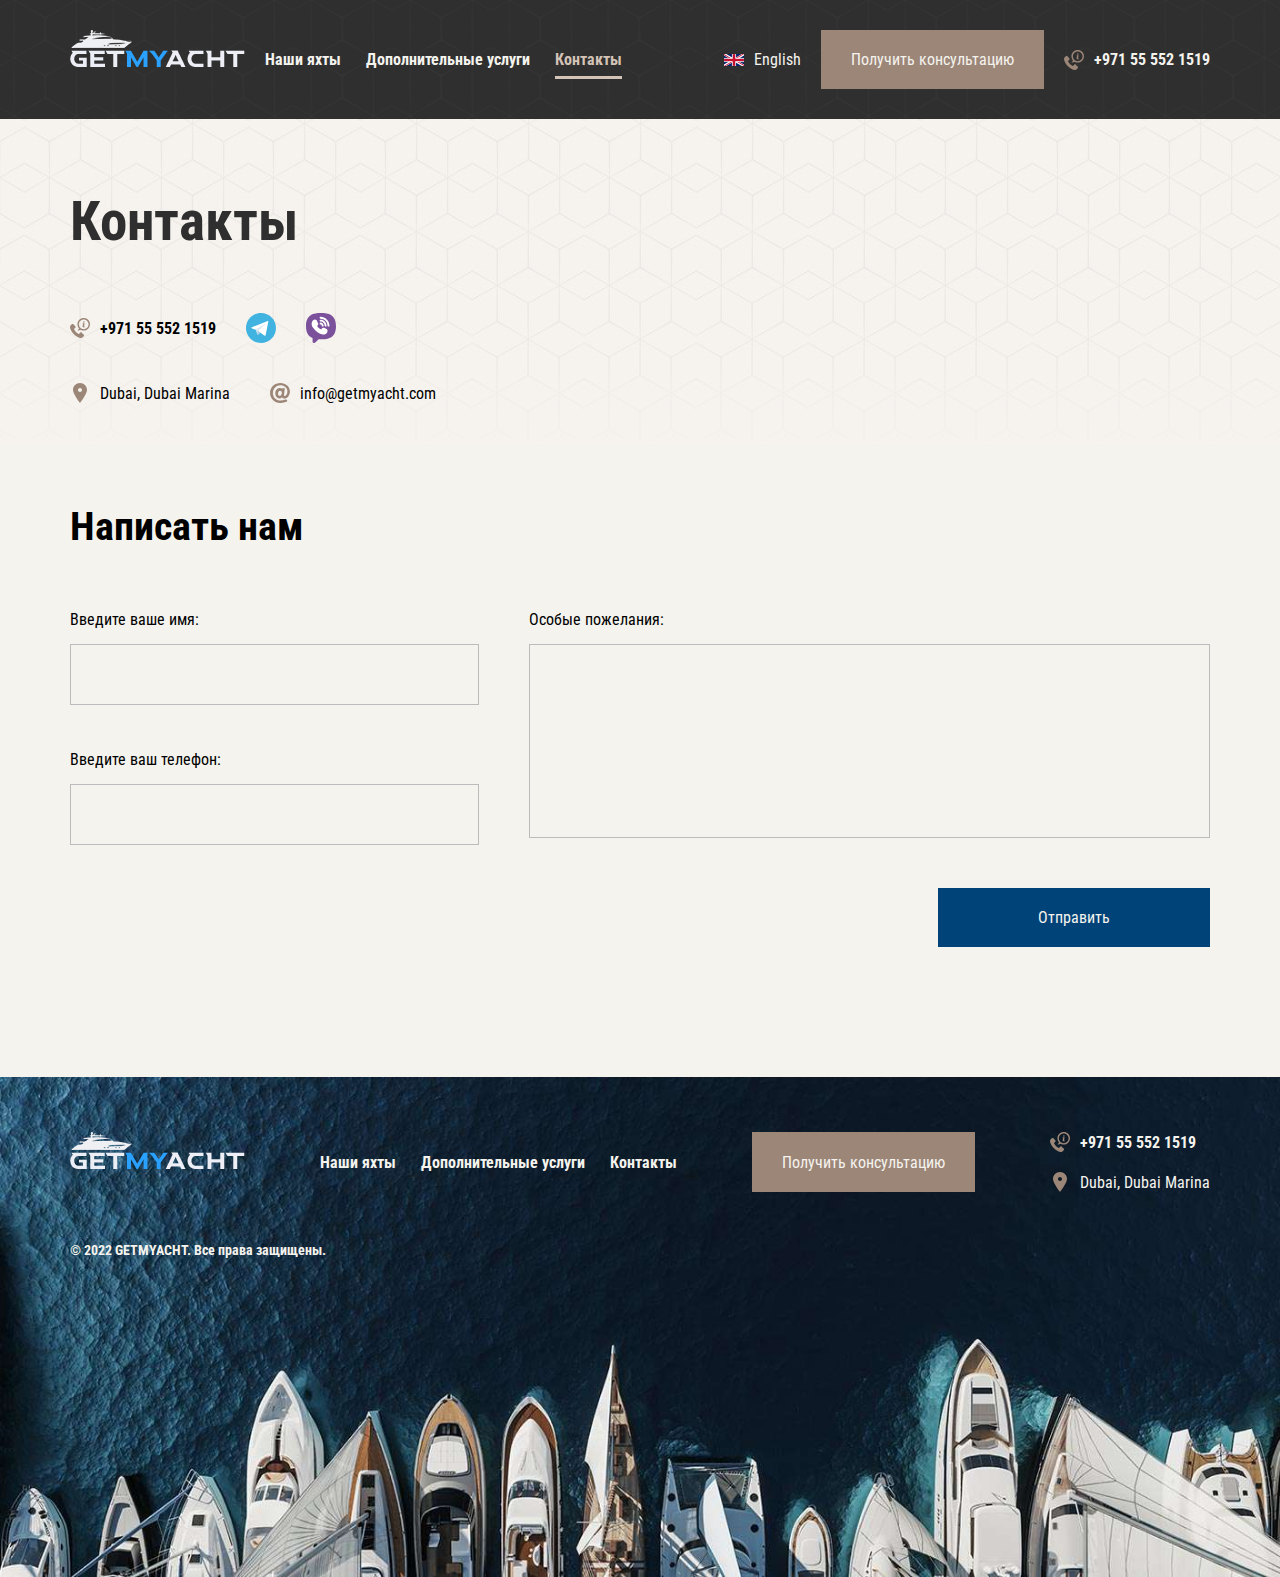
<file: contacts.html>
<!DOCTYPE html>
<html lang="ru" class="lock">
  <head>
    <meta charset="UTF-8" />
    <meta http-equiv="X-UA-Compatible" content="IE=edge" />
    <meta name="viewport" content="width=device-width, initial-scale=1.0" />
    <title>Document</title>
    <link rel="preconnect" href="https://fonts.googleapis.com" />
    <link rel="preconnect" href="https://fonts.gstatic.com" crossorigin />
    <link
      href="https://fonts.googleapis.com/css2?family=Roboto+Condensed:wght@400;700&family=Roboto:wght@400;700&display=swap"
      rel="stylesheet"
    />
    <link rel="stylesheet" href="./css/style.css" />
  </head>

  <body>
    <div id="pre">
      <div class="pl">
        <span class="pl__sr">Loading…</span>
      </div>
    </div>
    <header class="header">
      <div class="header__inner container">
        <button class="menu__burger">
          <i></i>
        </button>

        <a class="logo header__logo" href="./">
          <img class="logo__img" src="./img/logo.png" alt="logo" />
        </a>

        <nav class="menu menu--mobile">
          <a class="logo menu__logo mobile-only" href="./">
            <img class="logo__img" src="./img/logo.png" alt="logo" />
          </a>
          <ul class="menu__list menu__list--mobile">
            <li class="menu__item">
              <a class="menu__link" href="./yachts.html">Наши яхты</a>
            </li>
            <li class="menu__item">
              <a class="menu__link" href="./services.html">Дополнительные услуги</a>
            </li>
            <li class="menu__item">
              <a class="menu__link menu__link--current" href="#">Контакты</a>
            </li>
          </ul>
          <button class="button menu__btn mobile-only _modal-open" data-modal-open="modal-consult">
            Получить консультацию
          </button>
          <div class="lang-switcher mobile-only">
            <img class="lang-switcher__flag" src="./img/flag-en.svg" alt="" />
            <a class="lang-switcher__text" href="#">Switch to English</a>
          </div>
        </nav>

        <i class="_overlay"></i>

        <div class="lang-switcher desktop-only">
          <img class="lang-switcher__flag" src="./img/flag-en.svg" alt="" />
          <a class="lang-switcher__text" href="#">English</a>
        </div>

        <button class="button desktop-only _modal-open" data-modal-open="modal-consult">Получить консультацию</button>

        <div class="phone header__phone--mobile">
          <svg class="phone__icon">
            <use xlink:href="img\sprite.svg#icon-phone"></use>
          </svg>
          <a class="phone__text" href="tel:+123456789">+971 55 552 1519</a>
        </div>
      </div>
    </header>

    <main class="main">
      <div class="main__inner main__inner--contacts container">
        <h1 class="title main__title contacts__title">Контакты</h1>

        <div class="contacts__box">
          <div class="contact-phone">
            <div class="phone">
              <svg class="phone__icon">
                <use xlink:href="img\sprite.svg#icon-phone"></use>
              </svg>
              <a class="phone__text" href="tel:+971555521519">+971 55 552 1519</a>
            </div>

            <a href="#" class="contacts__phone-links">
              <img class="contacts__phone-img" src="./img/icon-telegram.svg" alt="telegram" />
            </a>
            <a href="#" class="contacts__phone-links">
              <img class="contacts__phone-img" src="./img/icon-viber.svg" alt="viber" />
            </a>
          </div>

          <div class="contact-address">
            <div class="location">
              <svg class="location__icon">
                <use xlink:href="img\sprite.svg#icon-location"></use>
              </svg>
              <a href="#" class="location__text">Dubai, Dubai Marina</a>
            </div>

            <div class="email">
              <svg class="email__icon">
                <use xlink:href="img\sprite.svg#icon-email"></use>
              </svg>
              <a href="mailto:info@getmyacht.com" class="location__text">info@getmyacht.com</a>
            </div>
          </div>
        </div>

        <div class="contacts-form">
          <h2 class="post-form__title">Написать нам</h2>
          <form class="form-rent" method="post">
            <div class="form-rent__data contacts-form__data">
              <label>
                Введите ваше имя:
                <input type="text" name="name" required />
              </label>

              <label>
                Введите ваш телефон:
                <input type="tel" name="phone" required />
              </label>
            </div>
            <div class="form-rent__message">
              <label>
                Особые пожелания:
                <textarea name="message" rows="8" id=""></textarea>
              </label>

              <button class="button button--accent contacts-form--btn" type="submit">Отправить</button>
            </div>
          </form>
        </div>
      </div>
    </main>

    <footer class="footer">
      <div class="footer__inner container">
        <a class="logo footer__logo" href="#">
          <img class="logo__img" src="./img/logo.png" alt="logo" />
        </a>

        <nav class="menu footer__menu">
          <ul class="menu__list footer__menu-list">
            <li class="menu__item">
              <a class="menu__link" href="#">Наши яхты</a>
            </li>
            <li class="menu__item">
              <a class="menu__link" href="#">Дополнительные услуги</a>
            </li>
            <li class="menu__item">
              <a class="menu__link" href="#">Контакты</a>
            </li>
          </ul>
        </nav>

        <button class="button footer__btn _modal-open" data-modal-open="modal-consult">Получить консультацию</button>

        <address class="contacts footer__contacts">
          <div class="phone">
            <svg class="phone__icon">
              <use xlink:href="img\sprite.svg#icon-phone"></use>
            </svg>
            <a class="phone__text" href="tel:+123456789">+971 55 552 1519</a>
          </div>

          <div class="location">
            <svg class="location__icon">
              <use xlink:href="img\sprite.svg#icon-location"></use>
            </svg>
            <p class="location__text">Dubai, Dubai Marina</p>
          </div>
        </address>
      </div>
      <p class="copy container">© 2022 GETMYACHT. Все права защищены.</p>
    </footer>

    <!-- MODAL -->

    <div class="modal" data-modal-name="modal-consult">
      <div class="modal__overlay">
        <div class="modal__inner">
          <button class="modal__close">
            <svg class="icon-close">
              <use xlink:href="img\sprite.svg#icon-close"></use>
            </svg>
          </button>

          <div class="modal-consult">
            <div class="modal-consult__form">
              <h2 class="title modal-consult__title">
                <svg class="icon-consult"><use xlink:href="img\sprite.svg#icon-consult"></use></svg>
                - Получить консультацию
              </h2>

              <form class="form-consult form-consult--modal" method="post">
                <div class="form-consult__data form-consult__data--modal">
                  <label class="form-consult__input">
                    Введите ваше имя:
                    <input type="text" name="name" required />
                  </label>

                  <label class="form-consult__input">
                    Введите ваш телефон:
                    <input type="tel" name="phone" required />
                  </label>
                </div>

                <button class="button button--accent form-consult--btn" type="submit">Получить консультацию</button>
              </form>
            </div>
          </div>
        </div>
      </div>
    </div>

    <script src="./js/main.js"></script>
  </body>
</html>
</file>
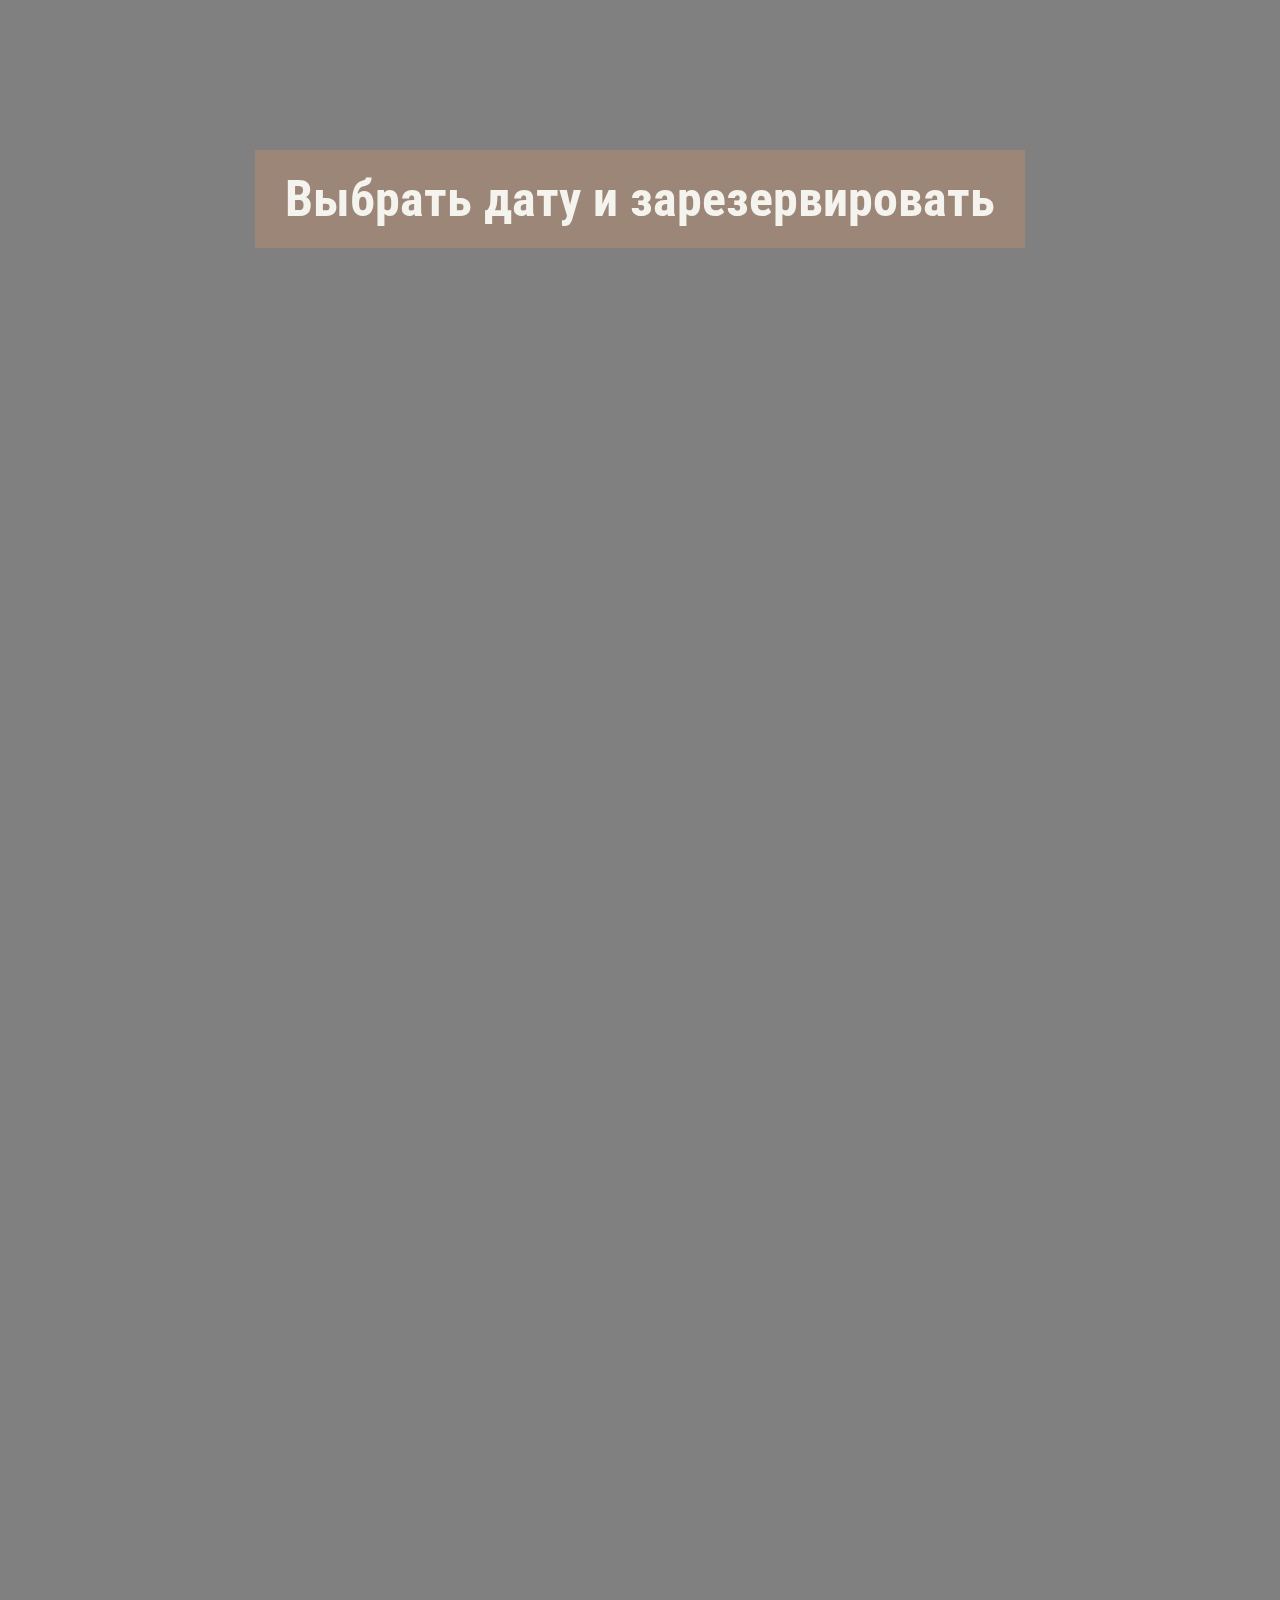
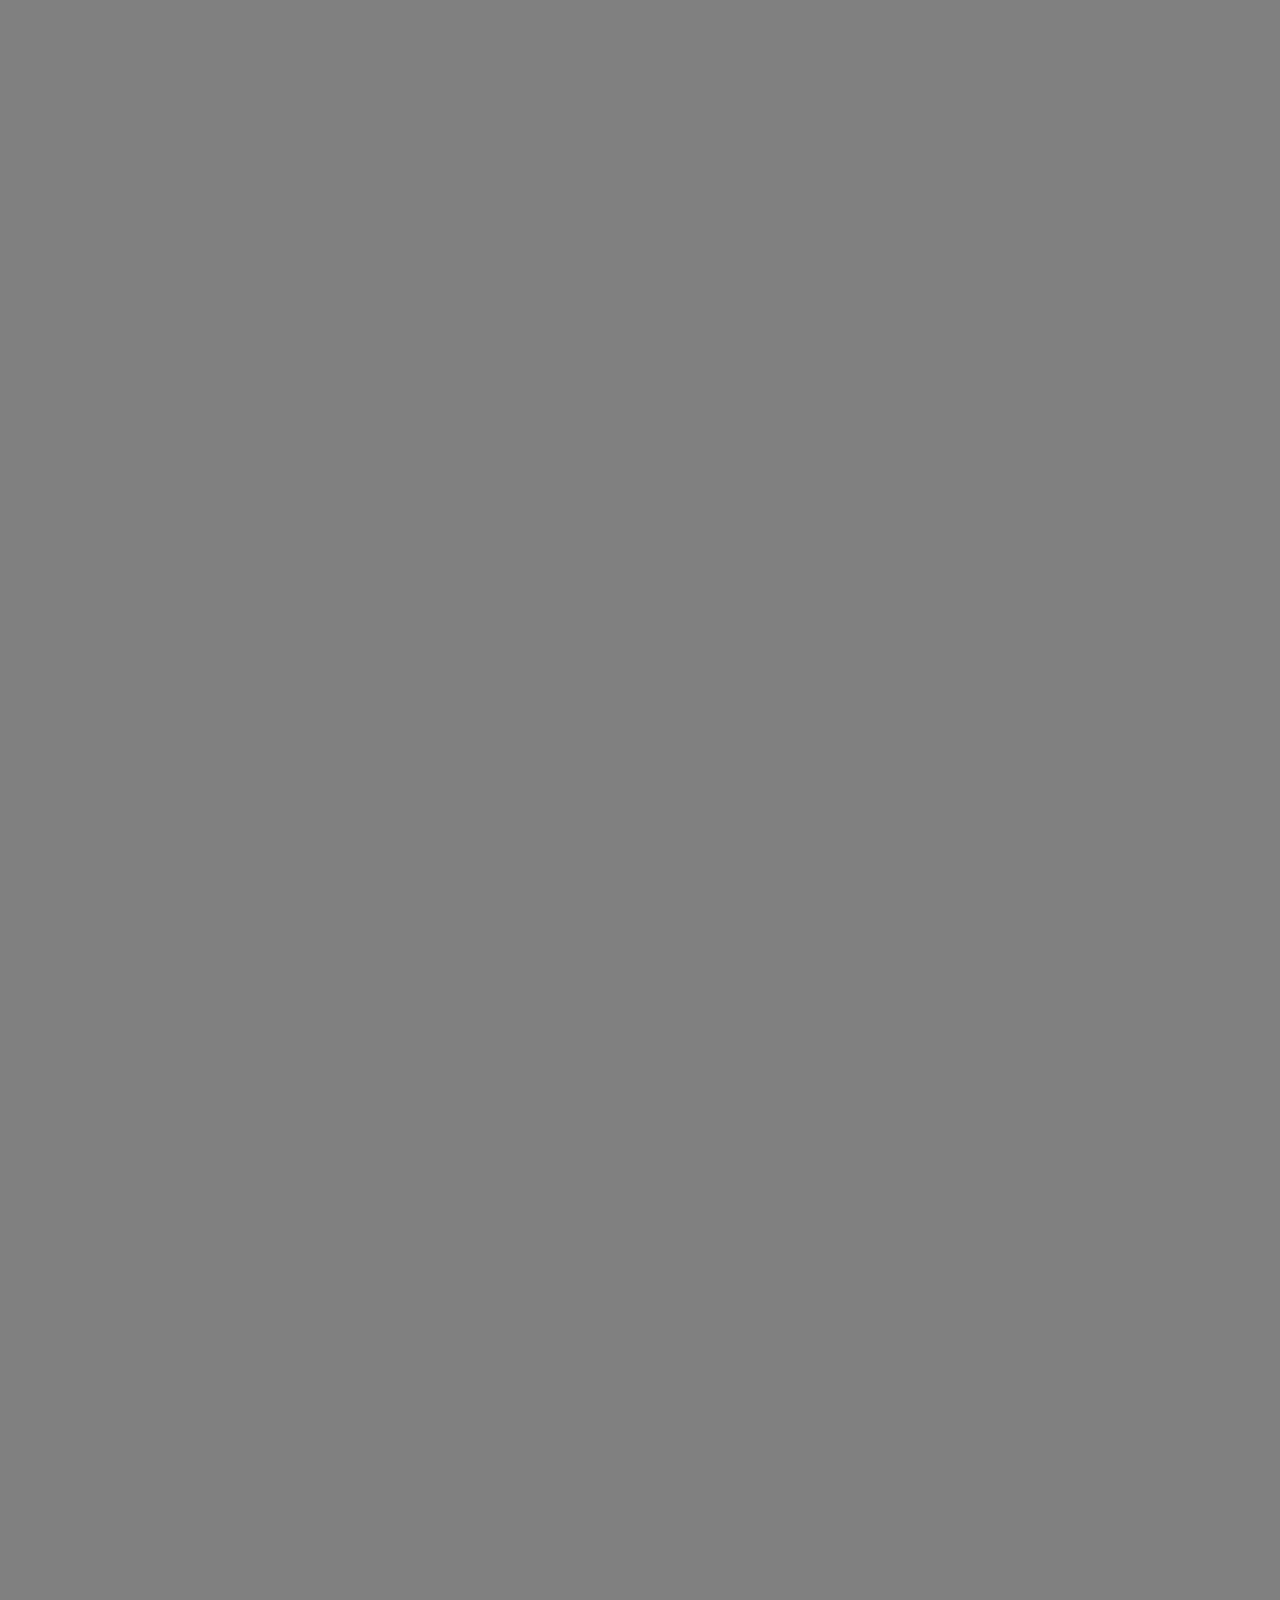
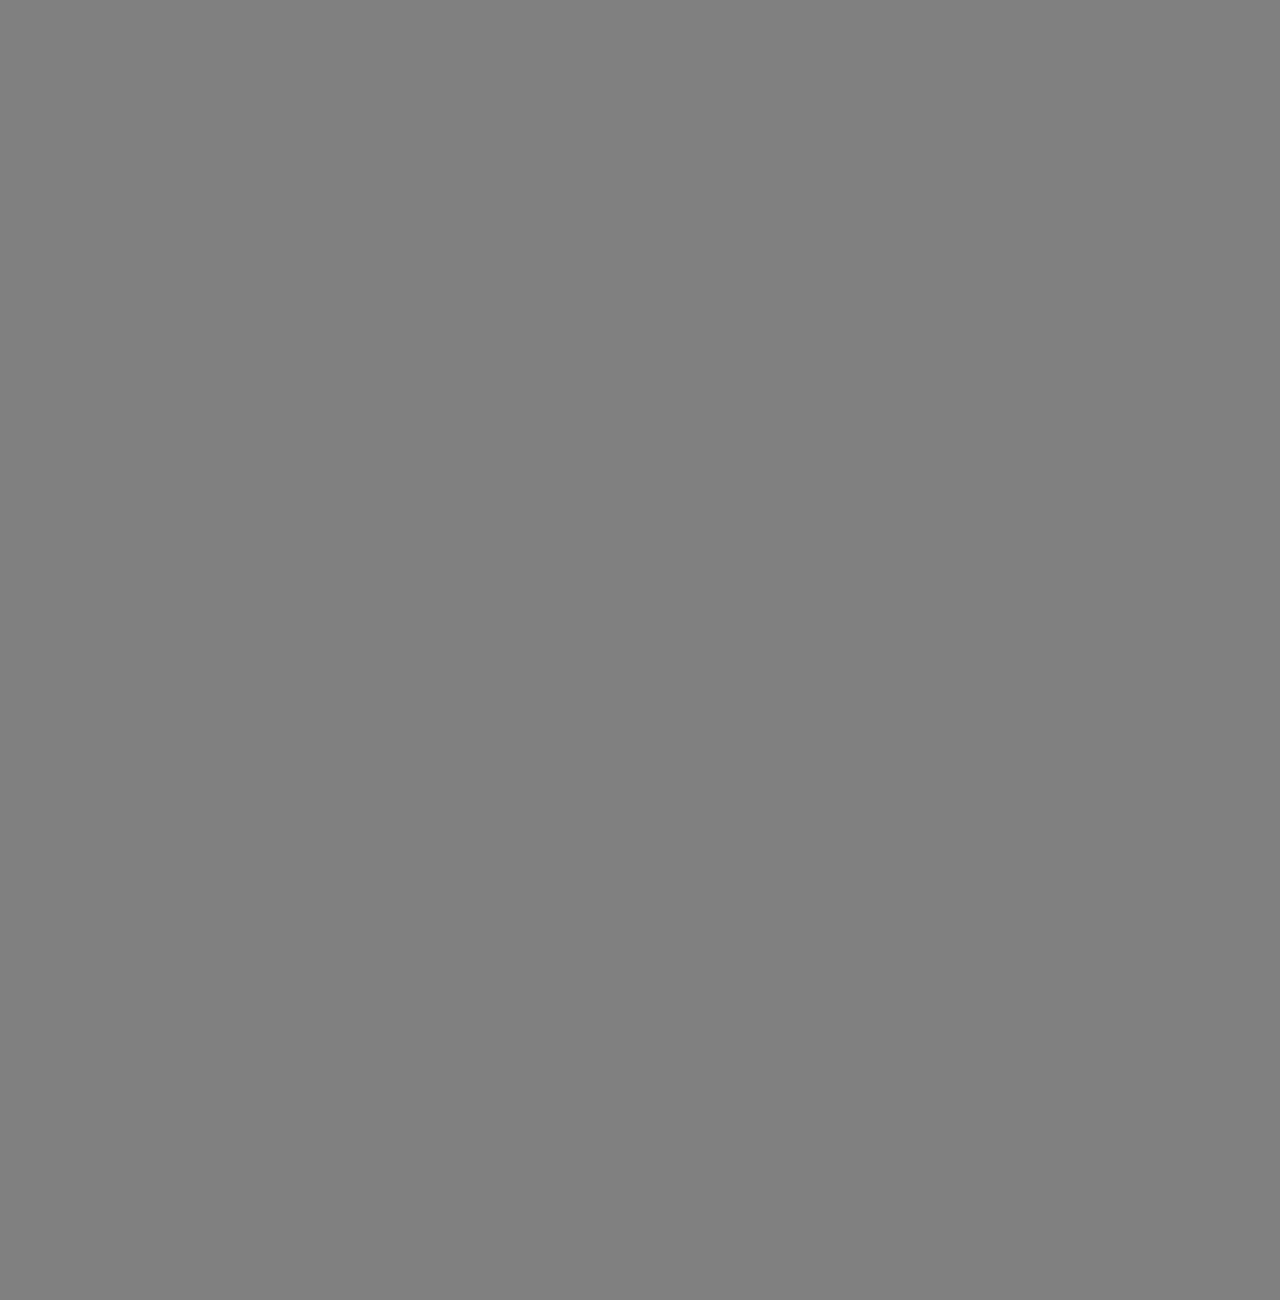
<file: modal.html>
<!DOCTYPE html>
<html lang="ru" class="lock">
  <head>
    <meta charset="UTF-8" />
    <meta http-equiv="X-UA-Compatible" content="IE=edge" />
    <meta name="viewport" content="width=device-width, initial-scale=1.0" />
    <title>Document</title>
    <link rel="preconnect" href="https://fonts.googleapis.com" />
    <link rel="preconnect" href="https://fonts.gstatic.com" crossorigin />
    <link
      href="https://fonts.googleapis.com/css2?family=Roboto+Condensed:wght@400;700&family=Roboto:wght@400;700&display=swap"
      rel="stylesheet"
    />
    <link rel="stylesheet" href="./css/swiper.min.css" />

    <link rel="stylesheet" href="./css/style.css" />
  </head>

  <style>
    body {
      height: 500vh;
      width: 100%;
      background-color: grey;
    }
    ._modal-open {
      display: flex;
      align-items: center;
      gap: 50px;
      font-size: 50px;
      font-weight: 700;
      margin: 150px auto;
    }

    ._modal-open svg {
      fill: #ffffff;
    }
  </style>

  <body>
    <div class="container">
      <button class="button _modal-open" data-modal-open="modal-book">Выбрать дату и зарезервировать</button>

      <div class="modal" data-modal-name="modal-book">
        <div class="modal__overlay">
          <div class="modal__inner">
            <button class="modal__close">
              <svg class="icon-close">
                <use xlink:href="img\sprite.svg#icon-close"></use>
              </svg>
            </button>

            <div class="modal-book">
              <div class="modal-book__yacht">
                <div class="book-yacht">
                  <p class="book-yacht__capture">Зарезервировать</p>
                  <h2 class="title book-yacht__title">Sunseeker 64 FT</h2>

                  <div class="swiper book-yacht__slider">
                    <ul class="swiper-wrapper">
                      <li class="swiper-slide book-yacht__slide">
                        <img src="./img/post-slider-yacht-01.jpg" />
                      </li>
                      <li class="swiper-slide book-yacht__slide">
                        <img src="./img/boat-gc1d645525_1280.jpg" />
                      </li>
                      <li class="swiper-slide book-yacht__slide">
                        <img src="./img/service-img-5.jpg" />
                      </li>
                      <li class="swiper-slide book-yacht__slide">
                        <img src="./img/service-img-4.jpg" />
                      </li>
                    </ul>
                  </div>

                  <p class="book-yacht__price">1300AET + VAT %</p>

                  <ul class="meta book-yacht__meta">
                    <li class="meta__info">
                      <svg class="meta__icon">
                        <use xlink:href="img\sprite.svg#icon-group"></use>
                      </svg>
                      - <span class="meta__info-text">12</span>
                    </li>
                    <li class="meta__info">
                      <svg class="meta__icon">
                        <use xlink:href="img\sprite.svg#icon-bed"></use>
                      </svg>
                      - <span class="meta__info-text">4 спальни</span>
                    </li>
                    <li class="meta__info">
                      <svg class="meta__icon">
                        <use xlink:href="img\sprite.svg#icon-drink"></use>
                      </svg>
                      - <span class="meta__info-text">2 бара</span>
                    </li>
                  </ul>

                  <div class="book-yacht__text">
                    <p>
                      Барбекю, безалкогольные напитки, вода и лед, и еще какие-то важные моменты о яхте, небольшое
                      описание основных достоинств и того что включено
                    </p>
                  </div>
                </div>
              </div>
              <div class="modal-book__form">
                <form class="form-rent modal-book__form--mobile" method="post">
                  <div class="form-rent__data">
                    <fieldset class="form-rent__time">
                      <legend class="form-rent__time-legend">Выберите дату:</legend>
                      <div class="select-wrapper">
                        <select class="form-rent__select" name="day" id="">
                          <option value="1">1</option>
                          <option value="1">2</option>
                          <option value="1">3</option>
                          <option value="2">4</option>
                          <option value="3">5</option>
                          <option value="4">6</option>
                          <option value="5">7</option>
                          <option value="6">8</option>
                          <option value="7">9</option>
                          <option value="8">10</option>
                          <option value="11">11</option>
                          <option value="12">12</option>
                          <option value="12">13</option>
                          <option value="12">14</option>
                          <option value="12">15</option>
                          <option value="12">16</option>
                          <option value="12">17</option>
                          <option value="12">18</option>
                          <option value="12">19</option>
                          <option value="12">20</option>
                          <option value="12">21</option>
                          <option value="12">22</option>
                          <option value="12">23</option>
                          <option value="12">24</option>
                          <option value="12">25</option>
                          <option value="12">26</option>
                          <option value="12">27</option>
                          <option value="12">28</option>
                          <option value="12">29</option>
                          <option value="12">30</option>
                          <option value="12">31</option>
                        </select>
                      </div>

                      <div class="select-wrapper">
                        <select class="form-rent__select" name="month" id="">
                          <option value="01">Январь</option>
                          <option value="02">Февраль</option>
                          <option value="03">Март</option>
                          <option value="04">Апрель</option>
                          <option value="05">Май</option>
                          <option value="06">Июнь</option>
                          <option value="07">Июль</option>
                          <option value="08">Август</option>
                          <option value="09">Сентябрь</option>
                          <option value="10">Октябрь</option>
                          <option value="11">Ноябрь</option>
                          <option value="12">Декабрь</option>
                        </select>
                      </div>

                      <div class="select-wrapper">
                        <select class="form-rent__select" name="year" id="">
                          <option value="2022">2022</option>
                          <option value="2023">2023</option>
                          <option value="2024">2024</option>
                          <option value="2025">2025</option>
                          <option value="2026">2026</option>
                          <option value="2027">2027</option>
                          <option value="2028">2028</option>
                          <option value="2029">2029</option>
                        </select>
                      </div>
                    </fieldset>

                    <label>
                      Введите ваше имя:
                      <input type="text" name="name" required />
                    </label>

                    <label>
                      Введите ваш телефон:
                      <input type="tel" name="phone" required />
                    </label>

                    <label>
                      Особые пожелания:
                      <textarea name="message" rows="4" id=""></textarea>
                    </label>
                    <button class="button button--accent form-rent--btn" type="submit">Забронировать сейчас</button>
                  </div>
                </form>
              </div>
            </div>
          </div>
        </div>
      </div>

      <div class="modal" data-modal-name="modal-consult">
        <div class="modal__overlay">
          <div class="modal__inner">
            <button class="modal__close">
              <svg class="icon-close">
                <use xlink:href="img\sprite.svg#icon-close"></use>
              </svg>
            </button>

            <div class="modal-consult">
              <div class="modal-consult__form">
                <h2 class="title modal-consult__title">
                  <svg class="icon-consult"><use xlink:href="img\sprite.svg#icon-consult"></use></svg>
                  - Получить консультацию
                </h2>

                <form class="form-consult form-consult--modal" method="post">
                  <div class="form-consult__data form-consult__data--modal">
                    <label class="form-consult__input">
                      Введите ваше имя:
                      <input type="text" name="name" required />
                    </label>

                    <label class="form-consult__input">
                      Введите ваш телефон:
                      <input type="tel" name="phone" required />
                    </label>
                  </div>

                  <button class="button button--accent form-consult--btn" type="submit">Получить консультацию</button>
                </form>
              </div>
            </div>
          </div>
        </div>
      </div>

      <script src="./js/libs/swiper.min.js"></script>

      <script src="./js/main.js"></script>
    </div>
  </body>
</html>
</file>
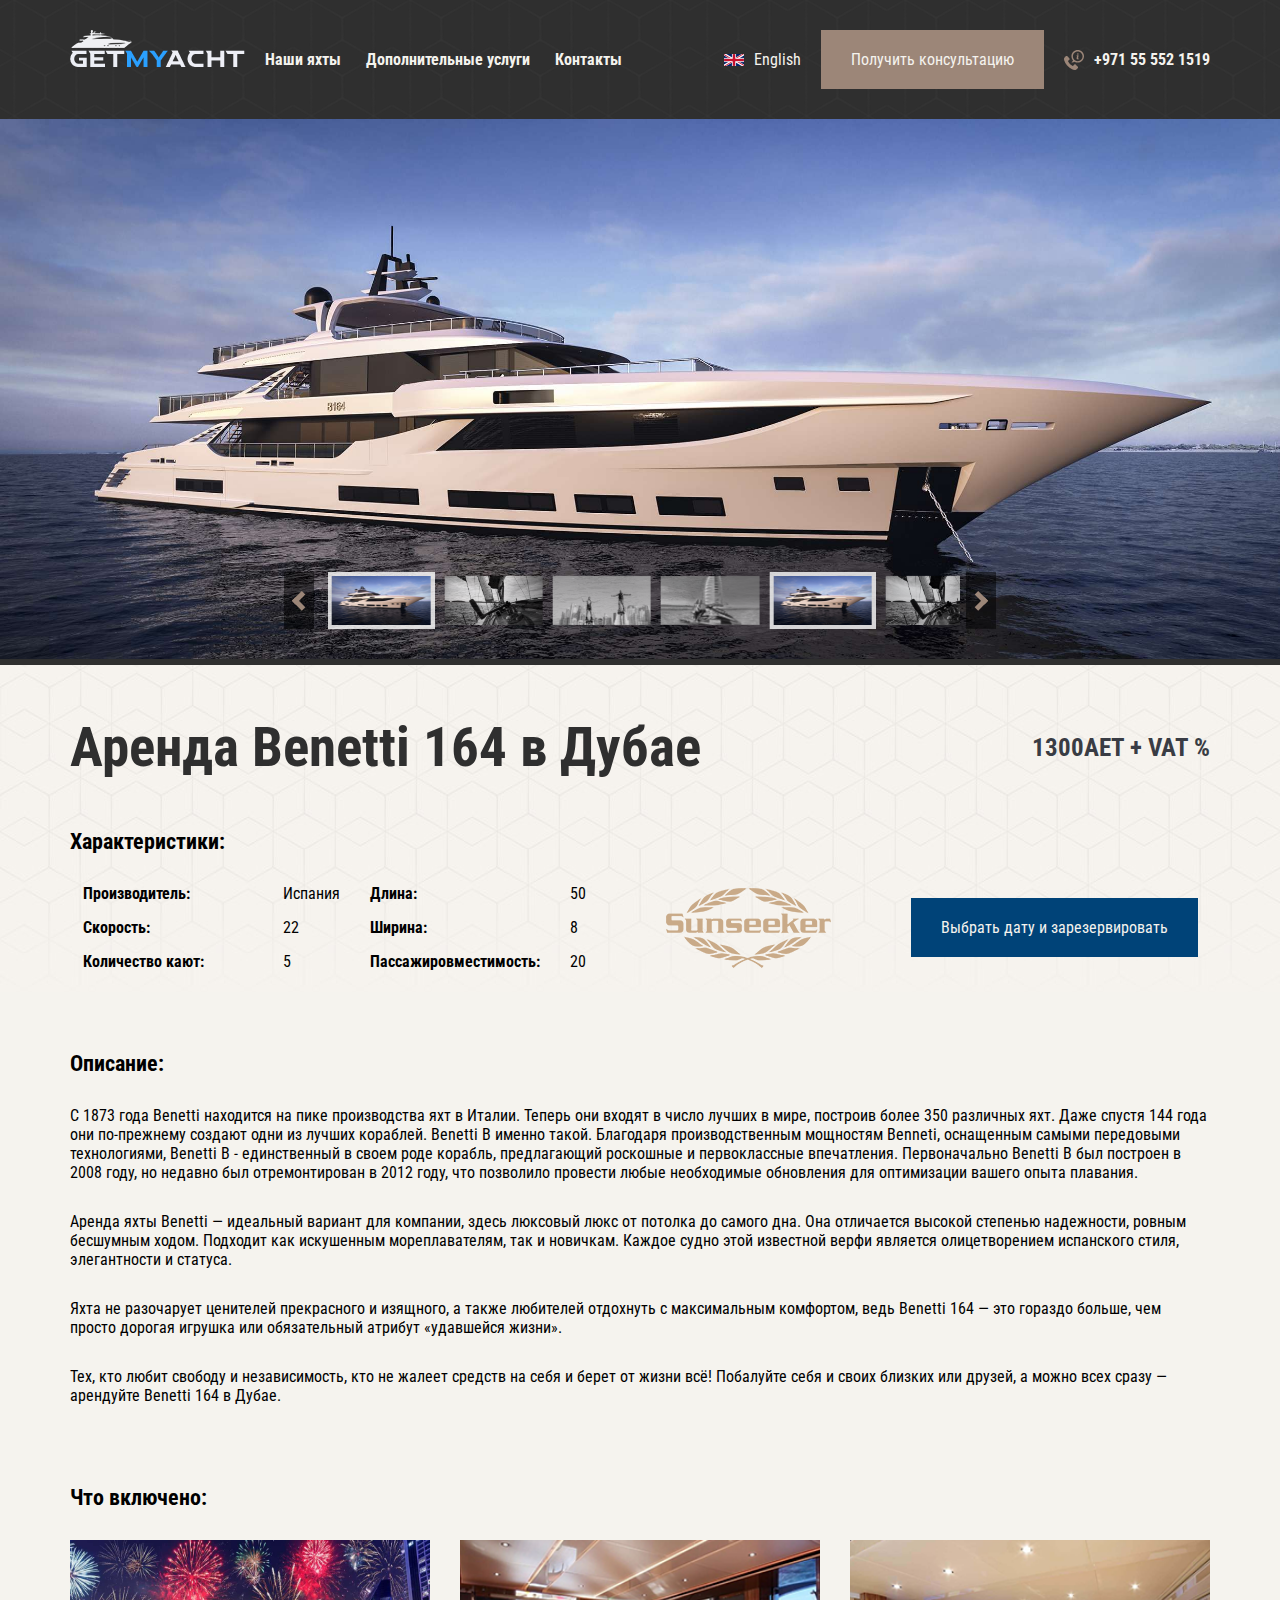
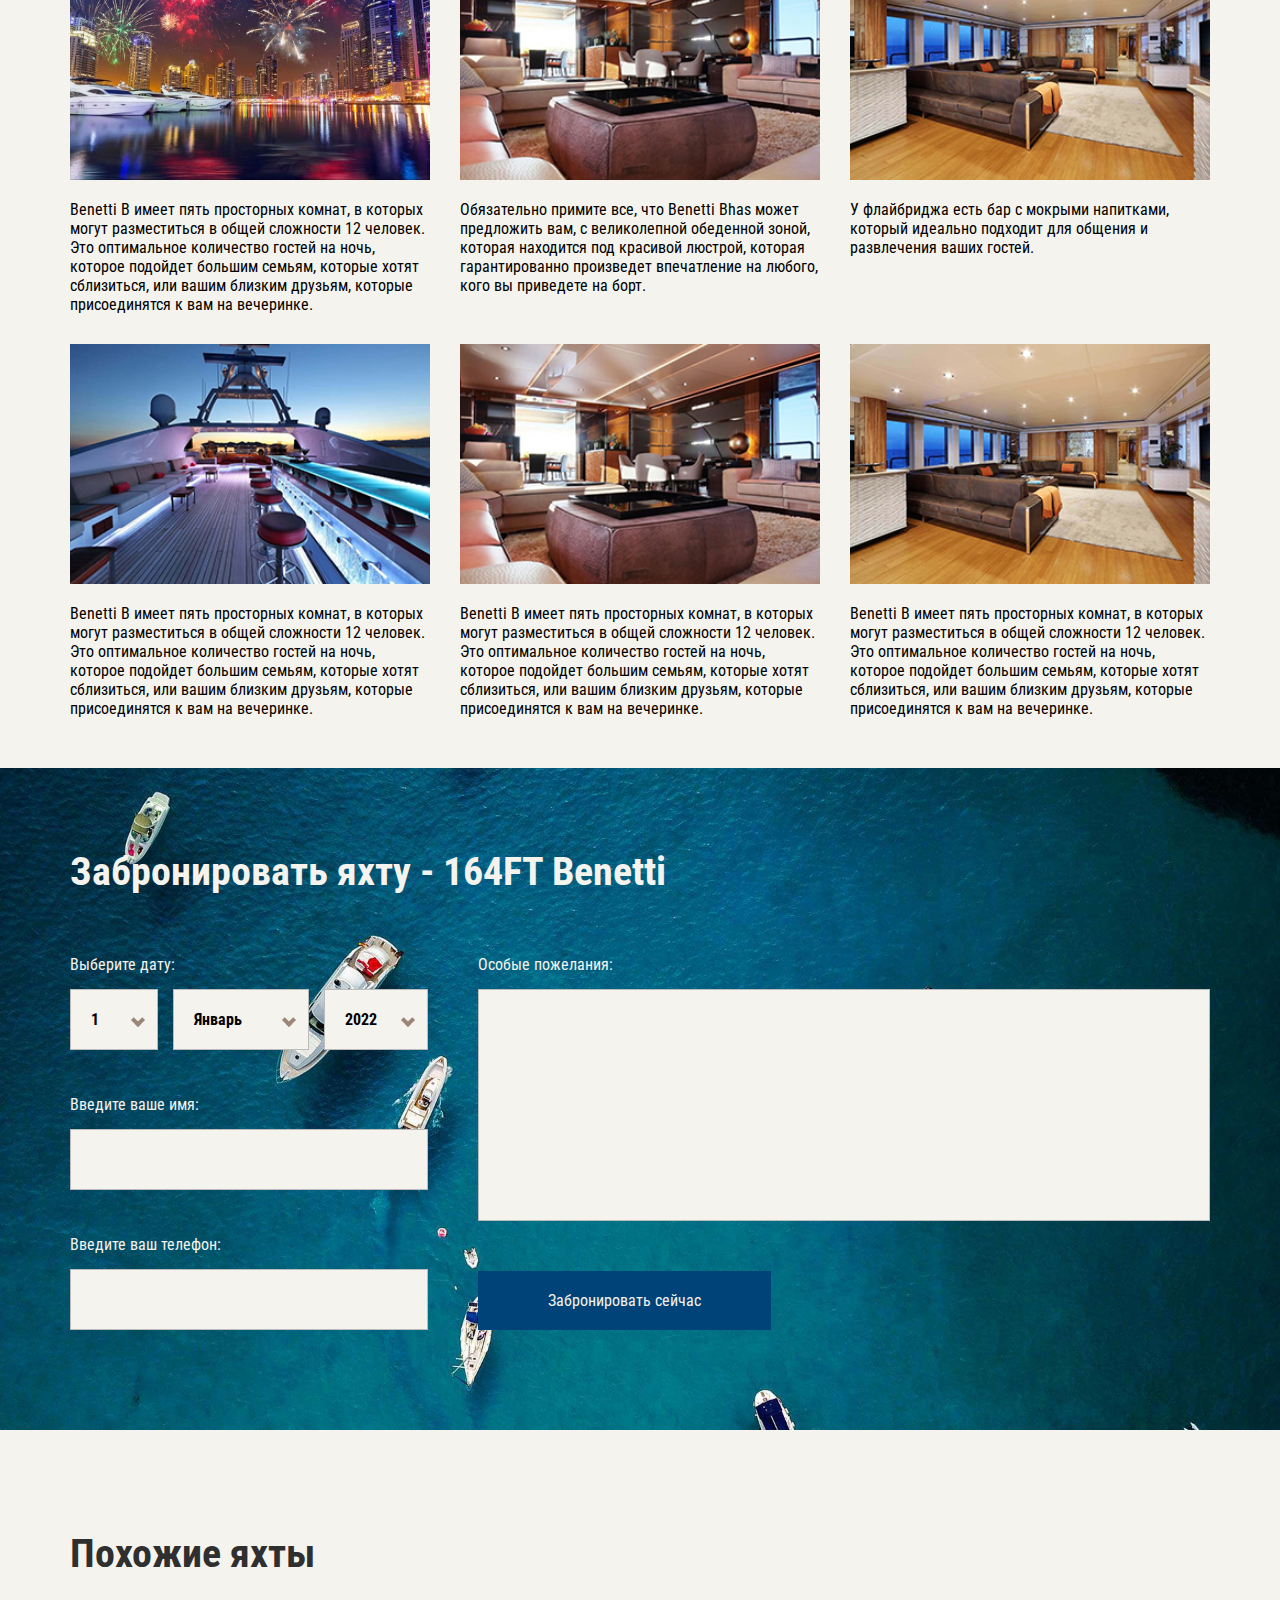
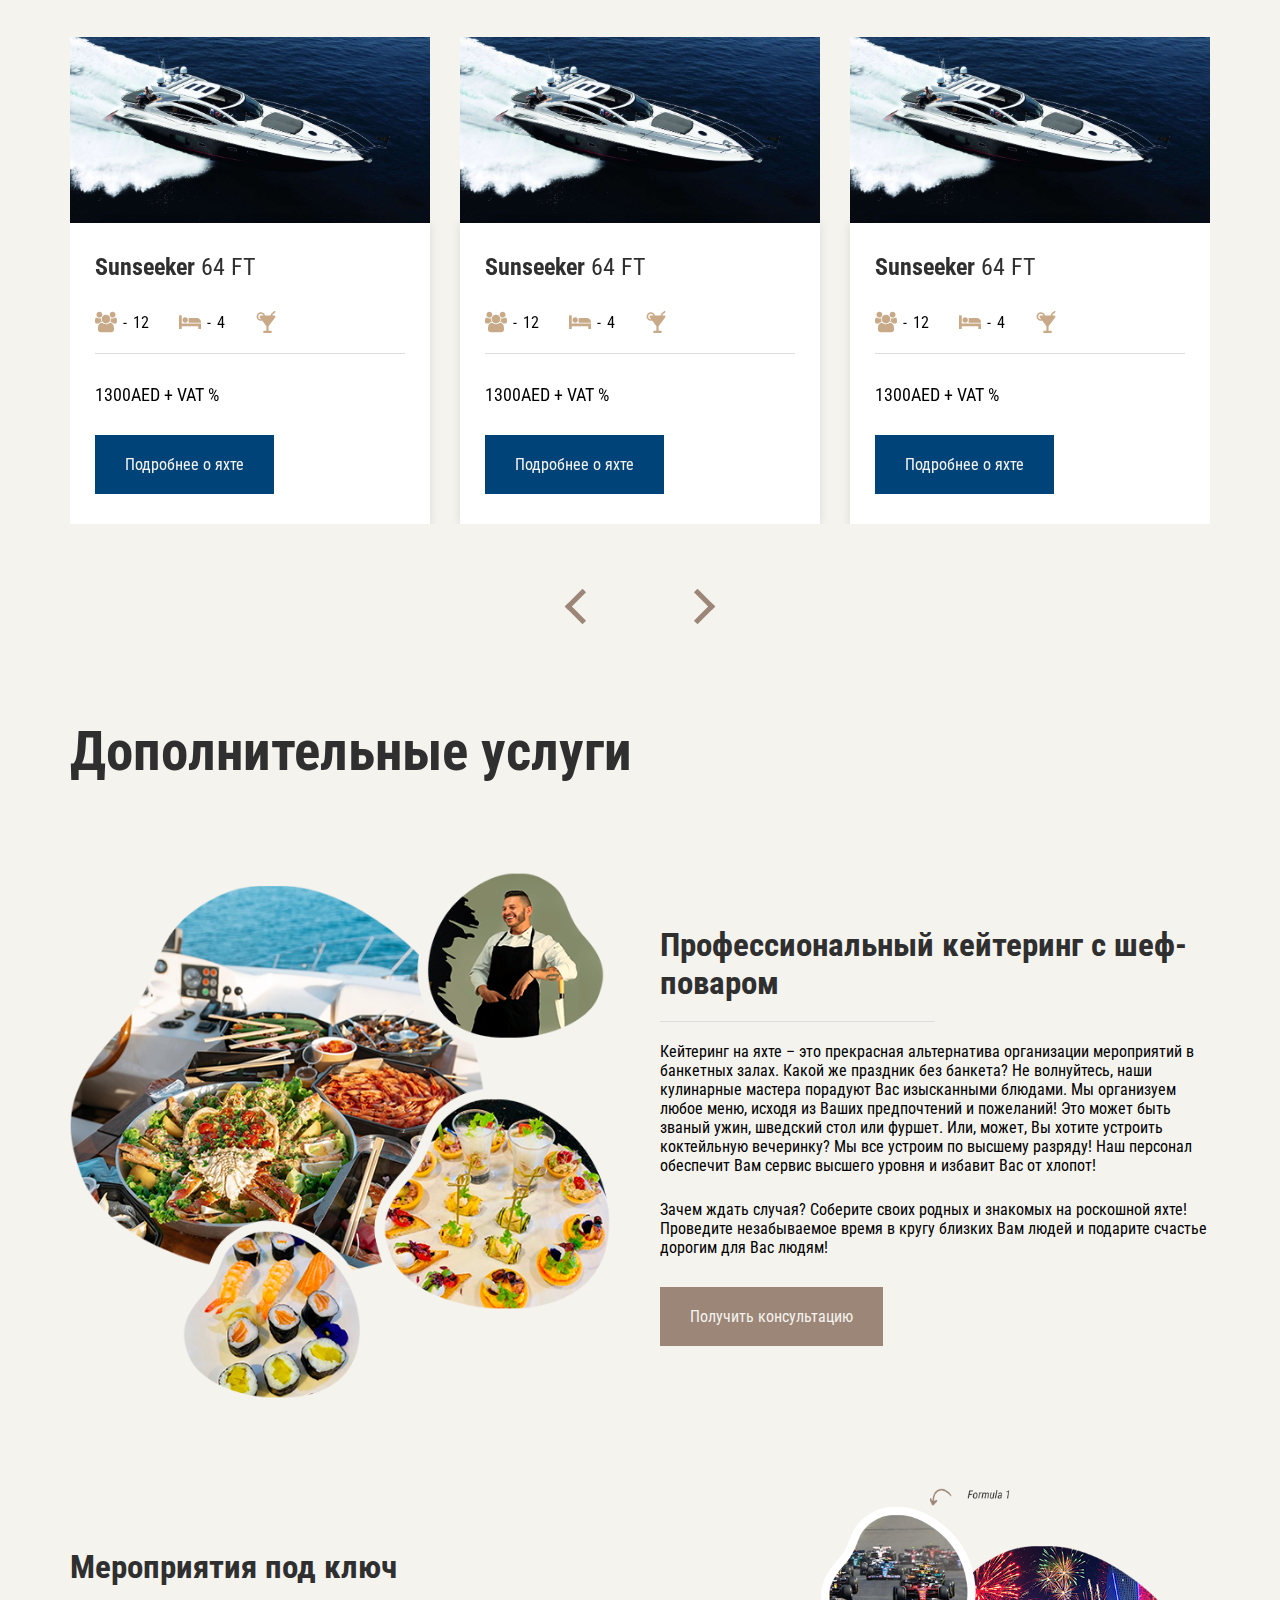
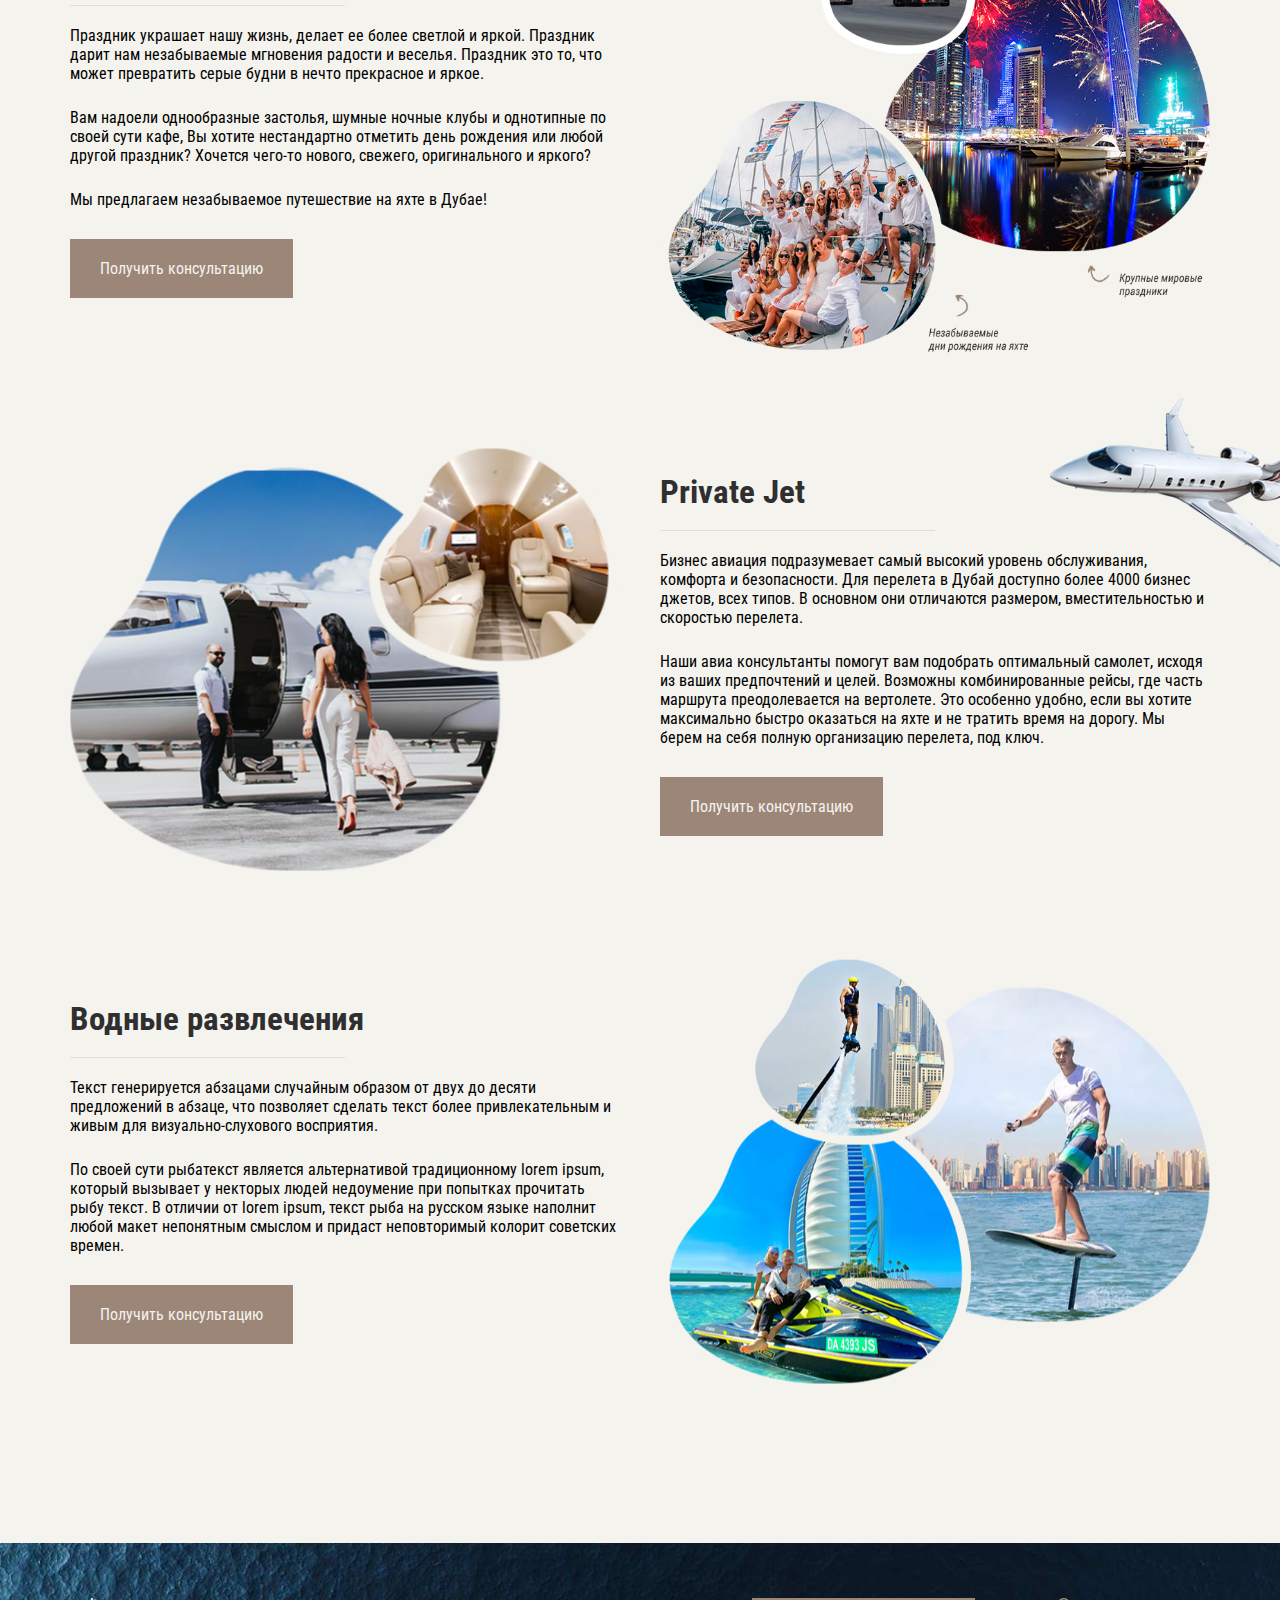
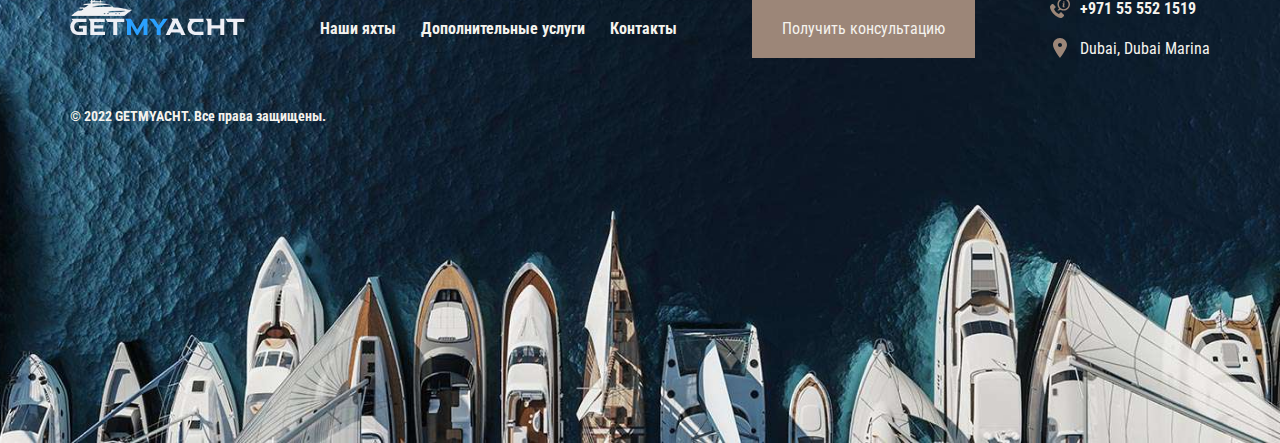
<file: post.html>
<!DOCTYPE html>
<html lang="ru" class="lock">
  <head>
    <meta charset="UTF-8" />
    <meta http-equiv="X-UA-Compatible" content="IE=edge" />
    <meta name="viewport" content="width=device-width, initial-scale=1.0" />
    <title>Document</title>
    <link rel="preconnect" href="https://fonts.googleapis.com" />
    <link rel="preconnect" href="https://fonts.gstatic.com" crossorigin />
    <link
      href="https://fonts.googleapis.com/css2?family=Roboto+Condensed:wght@400;700&family=Roboto:wght@400;700&display=swap"
      rel="stylesheet"
    />

    <link rel="stylesheet" href="./css/swiper.min.css" />

    <link rel="stylesheet" href="./css/style.css" />
  </head>
  <body>
    <div id="pre">
      <div class="pl">
        <span class="pl__sr">Loading…</span>
      </div>
    </div>
    <header class="header">
      <div class="header__inner container">
        <button class="menu__burger">
          <i></i>
        </button>

        <a class="logo header__logo" href="./">
          <img class="logo__img" src="./img/logo.png" alt="logo" />
        </a>

        <nav class="menu menu--mobile">
          <a class="logo menu__logo mobile-only" href="./">
            <img class="logo__img" src="./img/logo.png" alt="logo" />
          </a>
          <ul class="menu__list menu__list--mobile">
            <li class="menu__item">
              <a class="menu__link" href="./yachts.html">Наши яхты</a>
            </li>
            <li class="menu__item">
              <a class="menu__link" href="./services.html">Дополнительные услуги</a>
            </li>
            <li class="menu__item">
              <a class="menu__link" href="./contacts.html">Контакты</a>
            </li>
          </ul>
          <button class="button menu__btn mobile-only _modal-open" data-modal-open="modal-consult">
            Получить консультацию
          </button>
          <div class="lang-switcher mobile-only">
            <img class="lang-switcher__flag" src="./img/flag-en.svg" alt="" />
            <a class="lang-switcher__text" href="#">Switch to English</a>
          </div>
        </nav>

        <i class="_overlay"></i>

        <div class="lang-switcher desktop-only">
          <img class="lang-switcher__flag" src="./img/flag-en.svg" alt="" />
          <a class="lang-switcher__text" href="#">English</a>
        </div>

        <button class="button desktop-only _modal-open" data-modal-open="modal-consult">Получить консультацию</button>

        <div class="phone header__phone--mobile">
          <svg class="phone__icon">
            <use xlink:href="img\sprite.svg#icon-phone"></use>
          </svg>
          <a class="phone__text" href="tel:+123456789">+971 55 552 1519</a>
        </div>
      </div>
    </header>

    <main class="main">
      <div class="page-slider">
        <div class="swiper slider-main">
          <ul class="swiper-wrapper">
            <li class="swiper-slide">
              <img class="slide" src="./img/post-slider-yacht-01.jpg" />
            </li>
            <li class="swiper-slide">
              <img class="slide" src="./img/boat-gc1d645525_1280.jpg" />
            </li>

            <li class="swiper-slide">
              <img class="slide" src="./img/service-img-5.jpg" />
            </li>
            <li class="swiper-slide">
              <img class="slide" src="./img/service-img-4.jpg" />
            </li>
          </ul>
          <div class="slider__pagination page-slider__controls">
            <div class="swiper slider-main__thumb">
              <ul class="swiper-wrapper">
                <li class="swiper-slide">
                  <img class="slide" src="./img/post-slider-yacht-01.jpg" />
                </li>
                <li class="swiper-slide">
                  <img class="slide" src="./img/boat-gc1d645525_1280.jpg" />
                </li>

                <li class="swiper-slide">
                  <img class="slide" src="./img/service-img-5.jpg" />
                </li>
                <li class="swiper-slide">
                  <img class="slide" src="./img/service-img-4.jpg" />
                </li>
              </ul>
            </div>
            <div class="page-slider__next"></div>
            <div class="page-slider__prev"></div>
          </div>
        </div>
      </div>

      <div class="post-inner">
        <div class="container">
          <div class="post__head">
            <h1 class="main__title main__title--post">Аренда Benetti 164 в Дубае</h1>
            <p class="main-price">1300AET + VAT %</p>
          </div>

          <div class="attributes">
            <p class="attributes__capture"><b>Характеристики:</b></p>
            <div class="attributes__box">
              <div class="feautures">
                <table class="feautures__table">
                  <tbody>
                    <tr>
                      <td class="feautures__label">Производитель:</td>
                      <td class="feautures__data">Испания</td>
                    </tr>
                    <tr>
                      <td class="feautures__label">Скорость:</td>
                      <td class="feautures__data">22</td>
                    </tr>
                    <tr>
                      <td class="feautures__label">Количество кают:</td>
                      <td class="feautures__data">5</td>
                    </tr>
                  </tbody>
                </table>

                <table class="feautures__table">
                  <tbody>
                    <tr>
                      <td class="feautures__label">Длина:</td>
                      <td class="feautures__data">50</td>
                    </tr>
                    <tr>
                      <td class="feautures__label">Ширина:</td>
                      <td class="feautures__data">8</td>
                    </tr>
                    <tr>
                      <td class="feautures__label">Пассажировместимость:</td>
                      <td class="feautures__data">20</td>
                    </tr>
                  </tbody>
                </table>
              </div>
              <div class="brand">
                <img class="brand__img" src="./img/sunseeker-logo-vector.png" alt="img" />
              </div>
              <button class="button button--accent _modal-open" data-modal-open="modal-book">
                Выбрать дату и зарезервировать
              </button>
            </div>
            <div class="description">
              <p class="attributes__capture"><b>Описание:</b></p>
              <div class="description__box">
                <p>
                  С 1873 года Benetti находится на пике производства яхт в Италии. Теперь они входят в число лучших в
                  мире, построив более 350 различных яхт. Даже спустя 144 года они по-прежнему создают одни из лучших
                  кораблей. Benetti B именно такой. Благодаря производственным мощностям Benneti, оснащенным самыми
                  передовыми технологиями, Benetti B - единственный в своем роде корабль, предлагающий роскошные и
                  первоклассные впечатления. Первоначально Benetti B был построен в 2008 году, но недавно был
                  отремонтирован в 2012 году, что позволило провести любые необходимые обновления для оптимизации вашего
                  опыта плавания.
                </p>
                <p>
                  Аренда яхты Benetti — идеальный вариант для компании, здесь люксовый люкс от потолка до самого дна.
                  Она отличается высокой степенью надежности, ровным бесшумным ходом. Подходит как искушенным
                  мореплавателям, так и новичкам. Каждое судно этой известной верфи является олицетворением испанского
                  стиля, элегантности и статуса.
                </p>
                <p>
                  Яхта не разочарует ценителей прекрасного и изящного, а также любителей отдохнуть с максимальным
                  комфортом, ведь Benetti 164 — это гораздо больше, чем просто дорогая игрушка или обязательный атрибут
                  «удавшейся жизни».
                </p>
                <p>
                  Тех, кто любит свободу и независимость, кто не жалеет средств на себя и берет от жизни всё! Побалуйте
                  себя и своих близких или друзей, а можно всех сразу — арендуйте Benetti 164 в Дубае.
                </p>
              </div>
            </div>
            <div class="include">
              <p class="attributes__capture"><b>Что включено:</b></p>

              <ul class="include__list">
                <li class="include__list-item">
                  <div class="include-card">
                    <img class="include-card__img" src="./img/service-img-3.jpg" alt="" />
                    <p class="include-card-text">
                      Benetti B имеет пять просторных комнат, в которых могут разместиться в общей сложности 12 человек.
                      Это оптимальное количество гостей на ночь, которое подойдет большим семьям, которые хотят
                      сблизиться, или вашим близким друзьям, которые присоединятся к вам на вечеринке.
                    </p>
                  </div>
                </li>
                <li class="include__list-item">
                  <div class="include-card">
                    <img class="include-card__img" src="./img/include-2.png" alt="" />
                    <p class="include-card-text">
                      Обязательно примите все, что Benetti Bhas может предложить вам, с великолепной обеденной зоной,
                      которая находится под красивой люстрой, которая гарантированно произведет впечатление на любого,
                      кого вы приведете на борт.
                    </p>
                  </div>
                </li>
                <li class="include__list-item">
                  <div class="include-card">
                    <img class="include-card__img" src="./img/include-3.png" alt="" />
                    <p class="include-card-text">
                      У флайбриджа есть бар с мокрыми напитками, который идеально подходит для общения и развлечения
                      ваших гостей.
                    </p>
                  </div>
                </li>
                <li class="include__list-item">
                  <div class="include-card">
                    <img class="include-card__img" src="./img/include-1.png" alt="" />
                    <p class="include-card-text">
                      Benetti B имеет пять просторных комнат, в которых могут разместиться в общей сложности 12 человек.
                      Это оптимальное количество гостей на ночь, которое подойдет большим семьям, которые хотят
                      сблизиться, или вашим близким друзьям, которые присоединятся к вам на вечеринке.
                    </p>
                  </div>
                </li>
                <li class="include__list-item">
                  <div class="include-card">
                    <img class="include-card__img" src="./img/include-2.png" alt="" />
                    <p class="include-card-text">
                      Benetti B имеет пять просторных комнат, в которых могут разместиться в общей сложности 12 человек.
                      Это оптимальное количество гостей на ночь, которое подойдет большим семьям, которые хотят
                      сблизиться, или вашим близким друзьям, которые присоединятся к вам на вечеринке.
                    </p>
                  </div>
                </li>
                <li class="include__list-item">
                  <div class="include-card">
                    <img class="include-card__img" src="./img/include-3.png" alt="" />
                    <p class="include-card-text">
                      Benetti B имеет пять просторных комнат, в которых могут разместиться в общей сложности 12 человек.
                      Это оптимальное количество гостей на ночь, которое подойдет большим семьям, которые хотят
                      сблизиться, или вашим близким друзьям, которые присоединятся к вам на вечеринке.
                    </p>
                  </div>
                </li>
              </ul>
            </div>
          </div>
        </div>
      </div>
      <div class="post-form">
        <div class="container">
          <h2 class="post-form__title">Забронировать яхту - 164FT Benetti</h2>
          <form class="form-rent" method="post">
            <div class="form-rent__data">
              <fieldset class="form-rent__time">
                <legend class="form-rent__time-legend">Выберите дату:</legend>
                <div class="select-wrapper">
                  <select class="form-rent__select" name="day" id="">
                    <option value="1">1</option>
                    <option value="1">2</option>
                    <option value="1">3</option>
                    <option value="2">4</option>
                    <option value="3">5</option>
                    <option value="4">6</option>
                    <option value="5">7</option>
                    <option value="6">8</option>
                    <option value="7">9</option>
                    <option value="8">10</option>
                    <option value="11">11</option>
                    <option value="12">12</option>
                    <option value="12">13</option>
                    <option value="12">14</option>
                    <option value="12">15</option>
                    <option value="12">16</option>
                    <option value="12">17</option>
                    <option value="12">18</option>
                    <option value="12">19</option>
                    <option value="12">20</option>
                    <option value="12">21</option>
                    <option value="12">22</option>
                    <option value="12">23</option>
                    <option value="12">24</option>
                    <option value="12">25</option>
                    <option value="12">26</option>
                    <option value="12">27</option>
                    <option value="12">28</option>
                    <option value="12">29</option>
                    <option value="12">30</option>
                    <option value="12">31</option>
                  </select>
                </div>

                <div class="select-wrapper">
                  <select class="form-rent__select" name="month" id="">
                    <option value="01">Январь</option>
                    <option value="02">Февраль</option>
                    <option value="03">Март</option>
                    <option value="04">Апрель</option>
                    <option value="05">Май</option>
                    <option value="06">Июнь</option>
                    <option value="07">Июль</option>
                    <option value="08">Август</option>
                    <option value="09">Сентябрь</option>
                    <option value="10">Октябрь</option>
                    <option value="11">Ноябрь</option>
                    <option value="12">Декабрь</option>
                  </select>
                </div>

                <div class="select-wrapper">
                  <select class="form-rent__select" name="year" id="">
                    <option value="2022">2022</option>
                    <option value="2023">2023</option>
                    <option value="2024">2024</option>
                    <option value="2025">2025</option>
                    <option value="2026">2026</option>
                    <option value="2027">2027</option>
                    <option value="2028">2028</option>
                    <option value="2029">2029</option>
                  </select>
                </div>
              </fieldset>

              <label>
                Введите ваше имя:
                <input type="text" name="name" required />
              </label>

              <label>
                Введите ваш телефон:
                <input type="tel" name="phone" required />
              </label>
            </div>
            <div class="form-rent__message">
              <label>
                Особые пожелания:
                <textarea name="message" rows="10" id=""></textarea>
              </label>
              <button class="button button--accent form-rent--btn" type="submit">Забронировать сейчас</button>
            </div>
          </form>
        </div>
      </div>
      <div class="related container">
        <h2 class="related__title">Похожие яхты</h2>

        <div class="related-slider">
          <div class="swiper related-slider__main">
            <ul class="swiper-wrapper">
              <li class="swiper-slide">
                <a href="#" class="card">
                  <div class="card__image">
                    <img class="card__image--img" src="./img/yacht-card-img--1.jpg" alt="img" />
                  </div>
                  <div class="card__content">
                    <h3 class="title card__title">
                      Sunseeker
                      <span class="card__title--model">64 FT</span>
                    </h3>

                    <ul class="meta card__meta">
                      <li class="meta__info">
                        <svg class="meta__icon">
                          <use xlink:href="img\sprite.svg#icon-group"></use>
                        </svg>
                        - <span class="meta__info-text">12</span>
                      </li>
                      <li class="meta__info">
                        <svg class="meta__icon">
                          <use xlink:href="img\sprite.svg#icon-bed"></use>
                        </svg>
                        - <span class="meta__info-text">4</span>
                      </li>
                      <li class="meta__info">
                        <svg class="meta__icon">
                          <use xlink:href="img\sprite.svg#icon-drink"></use>
                        </svg>
                      </li>
                    </ul>

                    <p class="card__price">1300AED + VAT %</p>
                    <span class="button button--accent button__card">Подробнее о яхте</span>
                  </div>
                </a>
              </li>

              <li class="swiper-slide">
                <a href="#" class="card">
                  <div class="card__image">
                    <img class="card__image--img" src="./img/yacht-card-img--1.jpg" alt="img" />
                  </div>
                  <div class="card__content">
                    <h3 class="title card__title">
                      Sunseeker
                      <span class="card__title--model">64 FT</span>
                    </h3>

                    <ul class="meta card__meta">
                      <li class="meta__info">
                        <svg class="meta__icon">
                          <use xlink:href="img\sprite.svg#icon-group"></use>
                        </svg>
                        - <span class="meta__info-text">12</span>
                      </li>
                      <li class="meta__info">
                        <svg class="meta__icon">
                          <use xlink:href="img\sprite.svg#icon-bed"></use>
                        </svg>
                        - <span class="meta__info-text">4</span>
                      </li>
                      <li class="meta__info">
                        <svg class="meta__icon">
                          <use xlink:href="img\sprite.svg#icon-drink"></use>
                        </svg>
                      </li>
                    </ul>

                    <p class="card__price">1300AED + VAT %</p>
                    <span class="button button--accent button__card">Подробнее о яхте</span>
                  </div>
                </a>
              </li>

              <li class="swiper-slide">
                <a href="#" class="card">
                  <div class="card__image">
                    <img class="card__image--img" src="./img/yacht-card-img--1.jpg" alt="img" />
                  </div>
                  <div class="card__content">
                    <h3 class="title card__title">
                      Sunseeker
                      <span class="card__title--model">64 FT</span>
                    </h3>

                    <ul class="meta card__meta">
                      <li class="meta__info">
                        <svg class="meta__icon">
                          <use xlink:href="img\sprite.svg#icon-group"></use>
                        </svg>
                        - <span class="meta__info-text">12</span>
                      </li>
                      <li class="meta__info">
                        <svg class="meta__icon">
                          <use xlink:href="img\sprite.svg#icon-bed"></use>
                        </svg>
                        - <span class="meta__info-text">4</span>
                      </li>
                      <li class="meta__info">
                        <svg class="meta__icon">
                          <use xlink:href="img\sprite.svg#icon-drink"></use>
                        </svg>
                      </li>
                    </ul>

                    <p class="card__price">1300AED + VAT %</p>
                    <span class="button button--accent button__card">Подробнее о яхте</span>
                  </div>
                </a>
              </li>

              <li class="swiper-slide">
                <a href="#" class="card">
                  <div class="card__image">
                    <img class="card__image--img" src="./img/yacht-card-img--1.jpg" alt="img" />
                  </div>
                  <div class="card__content">
                    <h3 class="title card__title">
                      Sunseeker
                      <span class="card__title--model">64 FT</span>
                    </h3>

                    <ul class="meta card__meta">
                      <li class="meta__info">
                        <svg class="meta__icon">
                          <use xlink:href="img\sprite.svg#icon-group"></use>
                        </svg>
                        - <span class="meta__info-text">12</span>
                      </li>
                      <li class="meta__info">
                        <svg class="meta__icon">
                          <use xlink:href="img\sprite.svg#icon-bed"></use>
                        </svg>
                        - <span class="meta__info-text">4</span>
                      </li>
                      <li class="meta__info">
                        <svg class="meta__icon">
                          <use xlink:href="img\sprite.svg#icon-drink"></use>
                        </svg>
                      </li>
                    </ul>

                    <p class="card__price">1300AED + VAT %</p>
                    <span class="button button--accent button__card">Подробнее о яхте</span>
                  </div>
                </a>
              </li>
            </ul>
          </div>
          <div class="related-slider__nav">
            <div class="related-slider__next"></div>
            <div class="related-slider__prev"></div>
          </div>
        </div>
      </div>

      <section class="add-service container">
        <h2 class="main__title add-service__title">Дополнительные услуги</h2>

        <article class="service add-service__content">
          <div class="service__image">
            <img class="add-service__img" src="./img/add-1.png" alt="img" />
          </div>
          <div class="service__content">
            <h2 class="service__content-title">Профессиональный кейтеринг с шеф-поваром</h2>
            <div class="service__content-text">
              <p>
                Кейтеринг на яхте – это прекрасная альтернатива организации мероприятий в банкетных залах. Какой же
                праздник без банкета? Не волнуйтесь, наши кулинарные мастера порадуют Вас изысканными блюдами. Мы
                организуем любое меню, исходя из Ваших предпочтений и пожеланий! Это может быть званый ужин, шведский
                стол или фуршет. Или, может, Вы хотите устроить коктейльную вечеринку? Мы все устроим по высшему
                разряду! Наш персонал обеспечит Вам сервис высшего уровня и избавит Вас от хлопот!
              </p>
              <p>
                Зачем ждать случая? Соберите своих родных и знакомых на роскошной яхте! Проведите незабываемое время в
                кругу близких Вам людей и подарите счастье дорогим для Вас людям!
              </p>
            </div>
            <button class="button _modal-open" data-modal-open="modal-consult">Получить консультацию</button>
          </div>
        </article>

        <article class="service service--reverse add-service__content">
          <div class="service__image">
            <img class="add-service__img" src="./img/add-2.png" alt="img" />
          </div>
          <div class="service__content">
            <h2 class="service__content-title">Мероприятия под ключ</h2>
            <div class="service__content-text">
              <p>
                Праздник украшает нашу жизнь, делает ее более светлой и яркой. Праздник дарит нам незабываемые мгновения
                радости и веселья. Праздник это то, что может превратить серые будни в нечто прекрасное и яркое.
              </p>
              <p>
                Вам надоели однообразные застолья, шумные ночные клубы и однотипные по своей сути кафе, Вы хотите
                нестандартно отметить день рождения или любой другой праздник? Хочется чего-то нового, свежего,
                оригинального и яркого?
              </p>
              <p>Мы предлагаем незабываемое путешествие на яхте в Дубае!</p>
            </div>
            <button class="button _modal-open" data-modal-open="modal-consult">Получить консультацию</button>
          </div>
        </article>

        <article class="service add-service__content add-service__content--jet">
          <div class="service__image">
            <img class="add-service__img" src="./img/add-3.png" alt="img" />
          </div>
          <div class="service__content">
            <h2 class="service__content-title">Private Jet</h2>
            <div class="service__content-text">
              <p>
                Бизнес авиация подразумевает самый высокий уровень обслуживания, комфорта и безопасности. Для перелета в
                Дубай доступно более 4000 бизнес джетов, всех типов. В основном они отличаются размером,
                вместительностью и скоростью перелета.
              </p>
              <p>
                Наши авиа консультанты помогут вам подобрать оптимальный самолет, исходя из ваших предпочтений и целей.
                Возможны комбинированные рейсы, где часть маршрута преодолевается на вертолете. Это особенно удобно,
                если вы хотите максимально быстро оказаться на яхте и не тратить время на дорогу. Мы берем на себя
                полную организацию перелета, под ключ.
              </p>
            </div>
            <button class="button _modal-open" data-modal-open="modal-consult">Получить консультацию</button>
          </div>
        </article>

        <article class="service service--reverse add-service__content">
          <div class="service__image">
            <img class="add-service__img" src="./img/add-4.png" alt="img" />
          </div>
          <div class="service__content">
            <h2 class="service__content-title">Водные развлечения</h2>
            <div class="service__content-text">
              <p>
                Текст генерируется абзацами случайным образом от двух до десяти предложений в абзаце, что позволяет
                сделать текст более привлекательным и живым для визуально-слухового восприятия.
              </p>
              <p>
                По своей сути рыбатекст является альтернативой традиционному lorem ipsum, который вызывает у некторых
                людей недоумение при попытках прочитать рыбу текст. В отличии от lorem ipsum, текст рыба на русском
                языке наполнит любой макет непонятным смыслом и придаст неповторимый колорит советских времен.
              </p>
            </div>
            <button class="button _modal-open" data-modal-open="modal-consult">Получить консультацию</button>
          </div>
        </article>
      </section>
    </main>

    <footer class="footer">
      <div class="footer__inner container">
        <a class="logo footer__logo" href="#">
          <img class="logo__img" src="./img/logo.png" alt="logo" />
        </a>

        <nav class="menu footer__menu">
          <ul class="menu__list footer__menu-list">
            <li class="menu__item">
              <a class="menu__link" href="#">Наши яхты</a>
            </li>
            <li class="menu__item">
              <a class="menu__link" href="#">Дополнительные услуги</a>
            </li>
            <li class="menu__item">
              <a class="menu__link" href="#">Контакты</a>
            </li>
          </ul>
        </nav>

        <button class="button footer__btn _modal-open" data-modal-open="modal-consult">Получить консультацию</button>

        <address class="contacts footer__contacts">
          <div class="phone">
            <svg class="phone__icon">
              <use xlink:href="img\sprite.svg#icon-phone"></use>
            </svg>
            <a class="phone__text" href="tel:+123456789">+971 55 552 1519</a>
          </div>

          <div class="location">
            <svg class="location__icon">
              <use xlink:href="img\sprite.svg#icon-location"></use>
            </svg>
            <p class="location__text">Dubai, Dubai Marina</p>
          </div>
        </address>
      </div>
      <p class="copy container">© 2022 GETMYACHT. Все права защищены.</p>
    </footer>

    <!-- MODAL -->

    <div class="modal" data-modal-name="modal-book">
      <div class="modal__overlay">
        <div class="modal__inner">
          <button class="modal__close">
            <svg class="icon-close">
              <use xlink:href="img\sprite.svg#icon-close"></use>
            </svg>
          </button>

          <div class="modal-book">
            <div class="modal-book__yacht">
              <div class="book-yacht">
                <p class="book-yacht__capture">Зарезервировать</p>
                <h2 class="title book-yacht__title">Sunseeker 64 FT</h2>

                <div class="swiper book-yacht__slider">
                  <ul class="swiper-wrapper">
                    <li class="swiper-slide book-yacht__slide">
                      <img src="./img/post-slider-yacht-01.jpg" />
                    </li>
                    <li class="swiper-slide book-yacht__slide">
                      <img src="./img/boat-gc1d645525_1280.jpg" />
                    </li>
                    <li class="swiper-slide book-yacht__slide">
                      <img src="./img/service-img-5.jpg" />
                    </li>
                    <li class="swiper-slide book-yacht__slide">
                      <img src="./img/service-img-4.jpg" />
                    </li>
                  </ul>
                </div>

                <p class="book-yacht__price">1300AET + VAT %</p>

                <ul class="meta book-yacht__meta">
                  <li class="meta__info">
                    <svg class="meta__icon">
                      <use xlink:href="img\sprite.svg#icon-group"></use>
                    </svg>
                    - <span class="meta__info-text">12</span>
                  </li>
                  <li class="meta__info">
                    <svg class="meta__icon">
                      <use xlink:href="img\sprite.svg#icon-bed"></use>
                    </svg>
                    - <span class="meta__info-text">4 спальни</span>
                  </li>
                  <li class="meta__info">
                    <svg class="meta__icon">
                      <use xlink:href="img\sprite.svg#icon-drink"></use>
                    </svg>
                  </li>
                </ul>

                <div class="book-yacht__text">
                  <p>
                    Барбекю, безалкогольные напитки, вода и лед, и еще какие-то важные моменты о яхте, небольшое
                    описание основных достоинств и того что включено
                  </p>
                </div>
              </div>
            </div>
            <div class="modal-book__form">
              <form class="form-rent modal-book__form--mobile" method="post">
                <div class="form-rent__data">
                  <fieldset class="form-rent__time">
                    <legend class="form-rent__time-legend">Выберите дату:</legend>
                    <div class="select-wrapper">
                      <select class="form-rent__select" name="day" id="">
                        <option value="1">1</option>
                        <option value="1">2</option>
                        <option value="1">3</option>
                        <option value="2">4</option>
                        <option value="3">5</option>
                        <option value="4">6</option>
                        <option value="5">7</option>
                        <option value="6">8</option>
                        <option value="7">9</option>
                        <option value="8">10</option>
                        <option value="11">11</option>
                        <option value="12">12</option>
                        <option value="12">13</option>
                        <option value="12">14</option>
                        <option value="12">15</option>
                        <option value="12">16</option>
                        <option value="12">17</option>
                        <option value="12">18</option>
                        <option value="12">19</option>
                        <option value="12">20</option>
                        <option value="12">21</option>
                        <option value="12">22</option>
                        <option value="12">23</option>
                        <option value="12">24</option>
                        <option value="12">25</option>
                        <option value="12">26</option>
                        <option value="12">27</option>
                        <option value="12">28</option>
                        <option value="12">29</option>
                        <option value="12">30</option>
                        <option value="12">31</option>
                      </select>
                    </div>

                    <div class="select-wrapper">
                      <select class="form-rent__select" name="month" id="">
                        <option value="01">Январь</option>
                        <option value="02">Февраль</option>
                        <option value="03">Март</option>
                        <option value="04">Апрель</option>
                        <option value="05">Май</option>
                        <option value="06">Июнь</option>
                        <option value="07">Июль</option>
                        <option value="08">Август</option>
                        <option value="09">Сентябрь</option>
                        <option value="10">Октябрь</option>
                        <option value="11">Ноябрь</option>
                        <option value="12">Декабрь</option>
                      </select>
                    </div>

                    <div class="select-wrapper">
                      <select class="form-rent__select" name="year" id="">
                        <option value="2022">2022</option>
                        <option value="2023">2023</option>
                        <option value="2024">2024</option>
                        <option value="2025">2025</option>
                        <option value="2026">2026</option>
                        <option value="2027">2027</option>
                        <option value="2028">2028</option>
                        <option value="2029">2029</option>
                      </select>
                    </div>
                  </fieldset>

                  <label>
                    Введите ваше имя:
                    <input type="text" name="name" required />
                  </label>

                  <label>
                    Введите ваш телефон:
                    <input type="tel" name="phone" required />
                  </label>

                  <label>
                    Особые пожелания:
                    <textarea name="message" rows="4" id=""></textarea>
                  </label>
                  <button class="button button--accent form-rent--btn" type="submit">Забронировать сейчас</button>
                </div>
              </form>
            </div>
          </div>
        </div>
      </div>
    </div>

    <div class="modal" data-modal-name="modal-consult">
      <div class="modal__overlay">
        <div class="modal__inner">
          <button class="modal__close">
            <svg class="icon-close">
              <use xlink:href="img\sprite.svg#icon-close"></use>
            </svg>
          </button>

          <div class="modal-consult">
            <div class="modal-consult__form">
              <h2 class="title modal-consult__title">
                <svg class="icon-consult"><use xlink:href="img\sprite.svg#icon-consult"></use></svg>
                - Получить консультацию
              </h2>

              <form class="form-consult form-consult--modal" method="post">
                <div class="form-consult__data form-consult__data--modal">
                  <label class="form-consult__input">
                    Введите ваше имя:
                    <input type="text" name="name" required />
                  </label>

                  <label class="form-consult__input">
                    Введите ваш телефон:
                    <input type="tel" name="phone" required />
                  </label>
                </div>

                <button class="button button--accent form-consult--btn" type="submit">Получить консультацию</button>
              </form>
            </div>
          </div>
        </div>
      </div>
    </div>

    <script src="./js/libs/swiper.min.js"></script>

    <script src="./js/main.js"></script>
  </body>
</html>
</file>
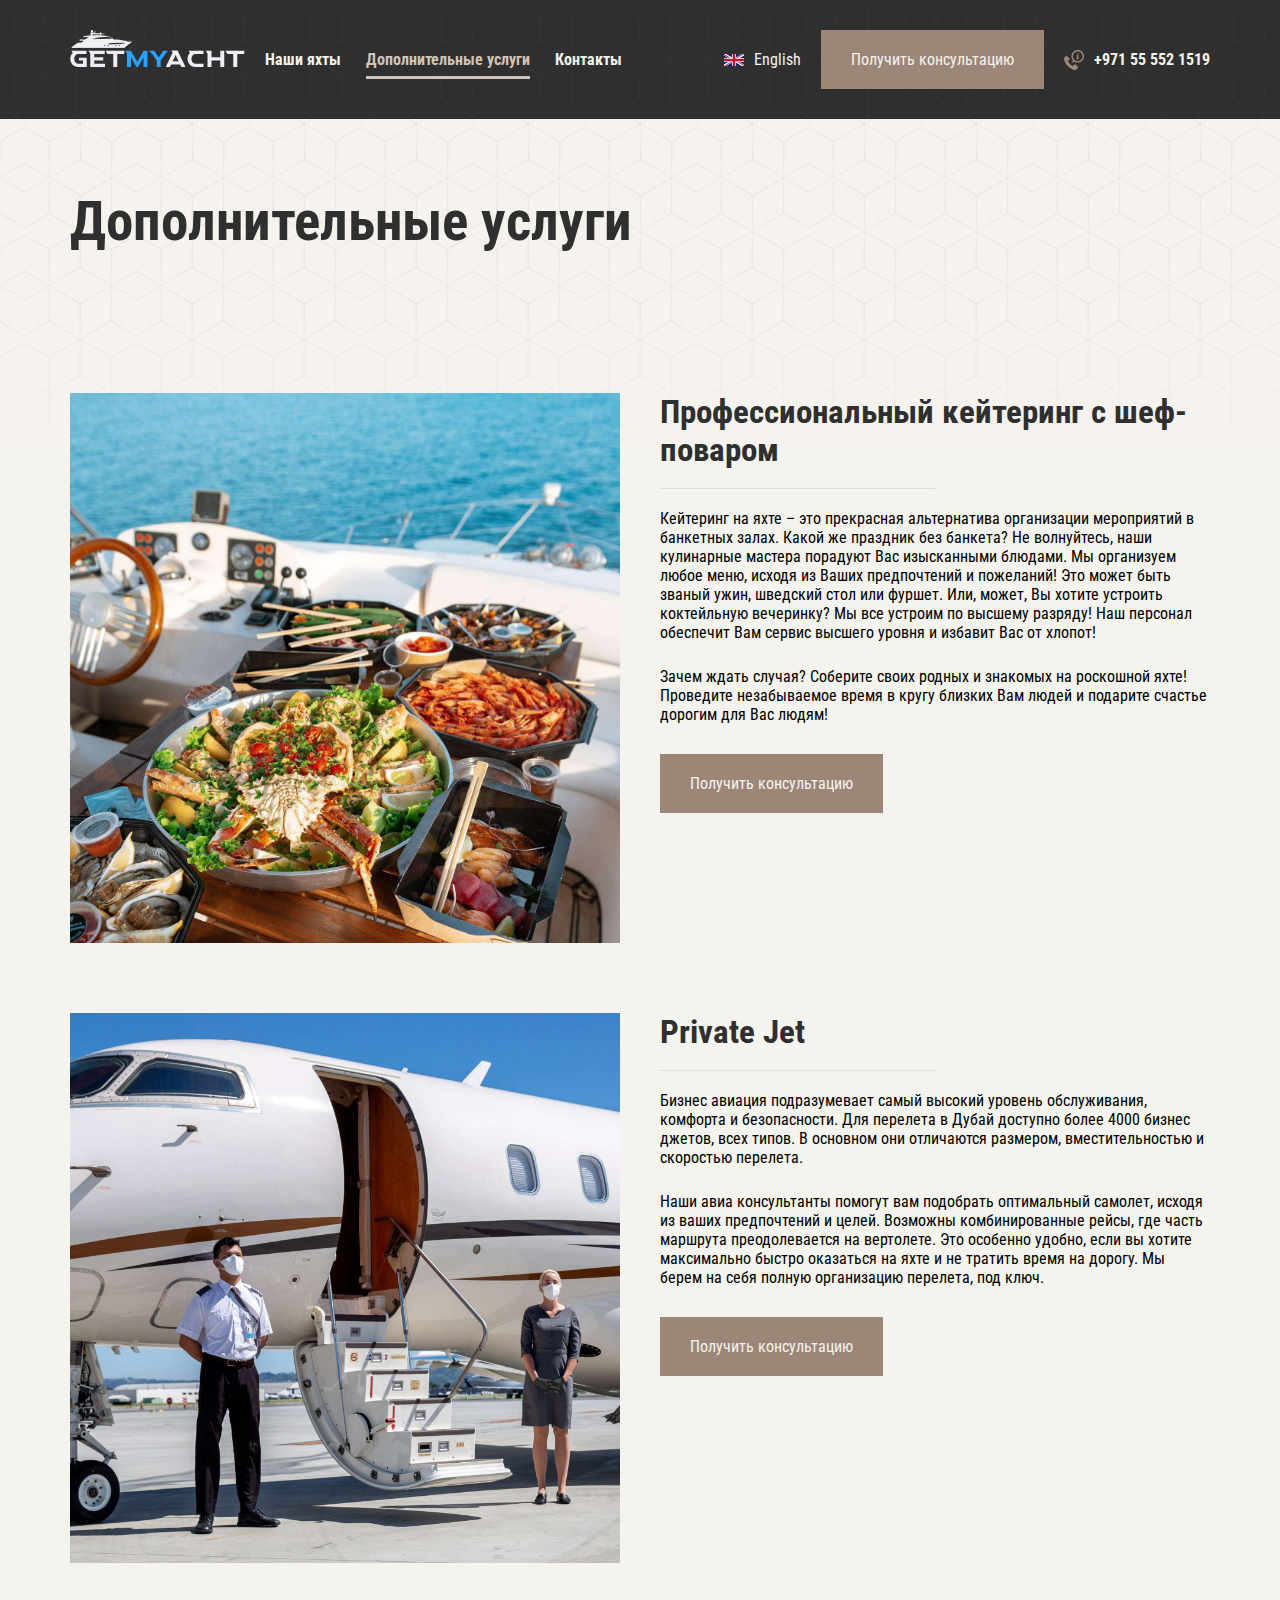
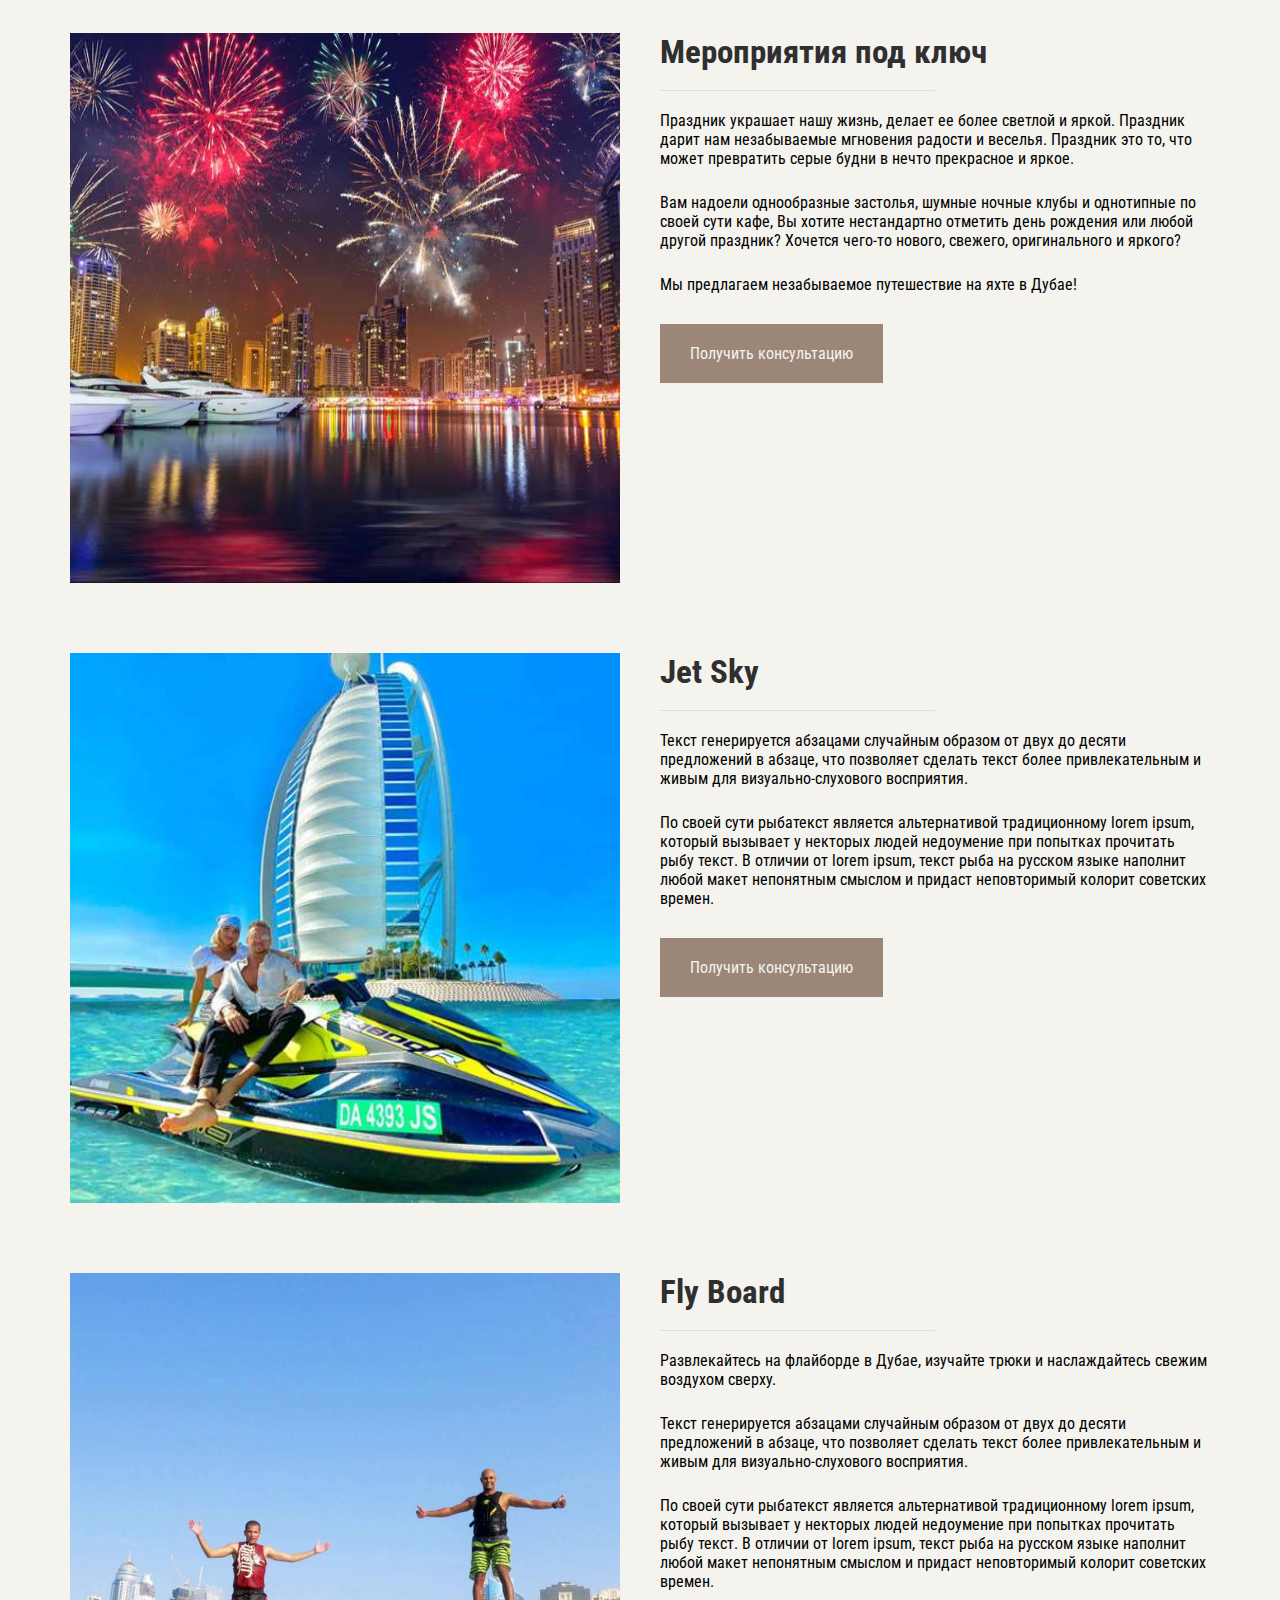
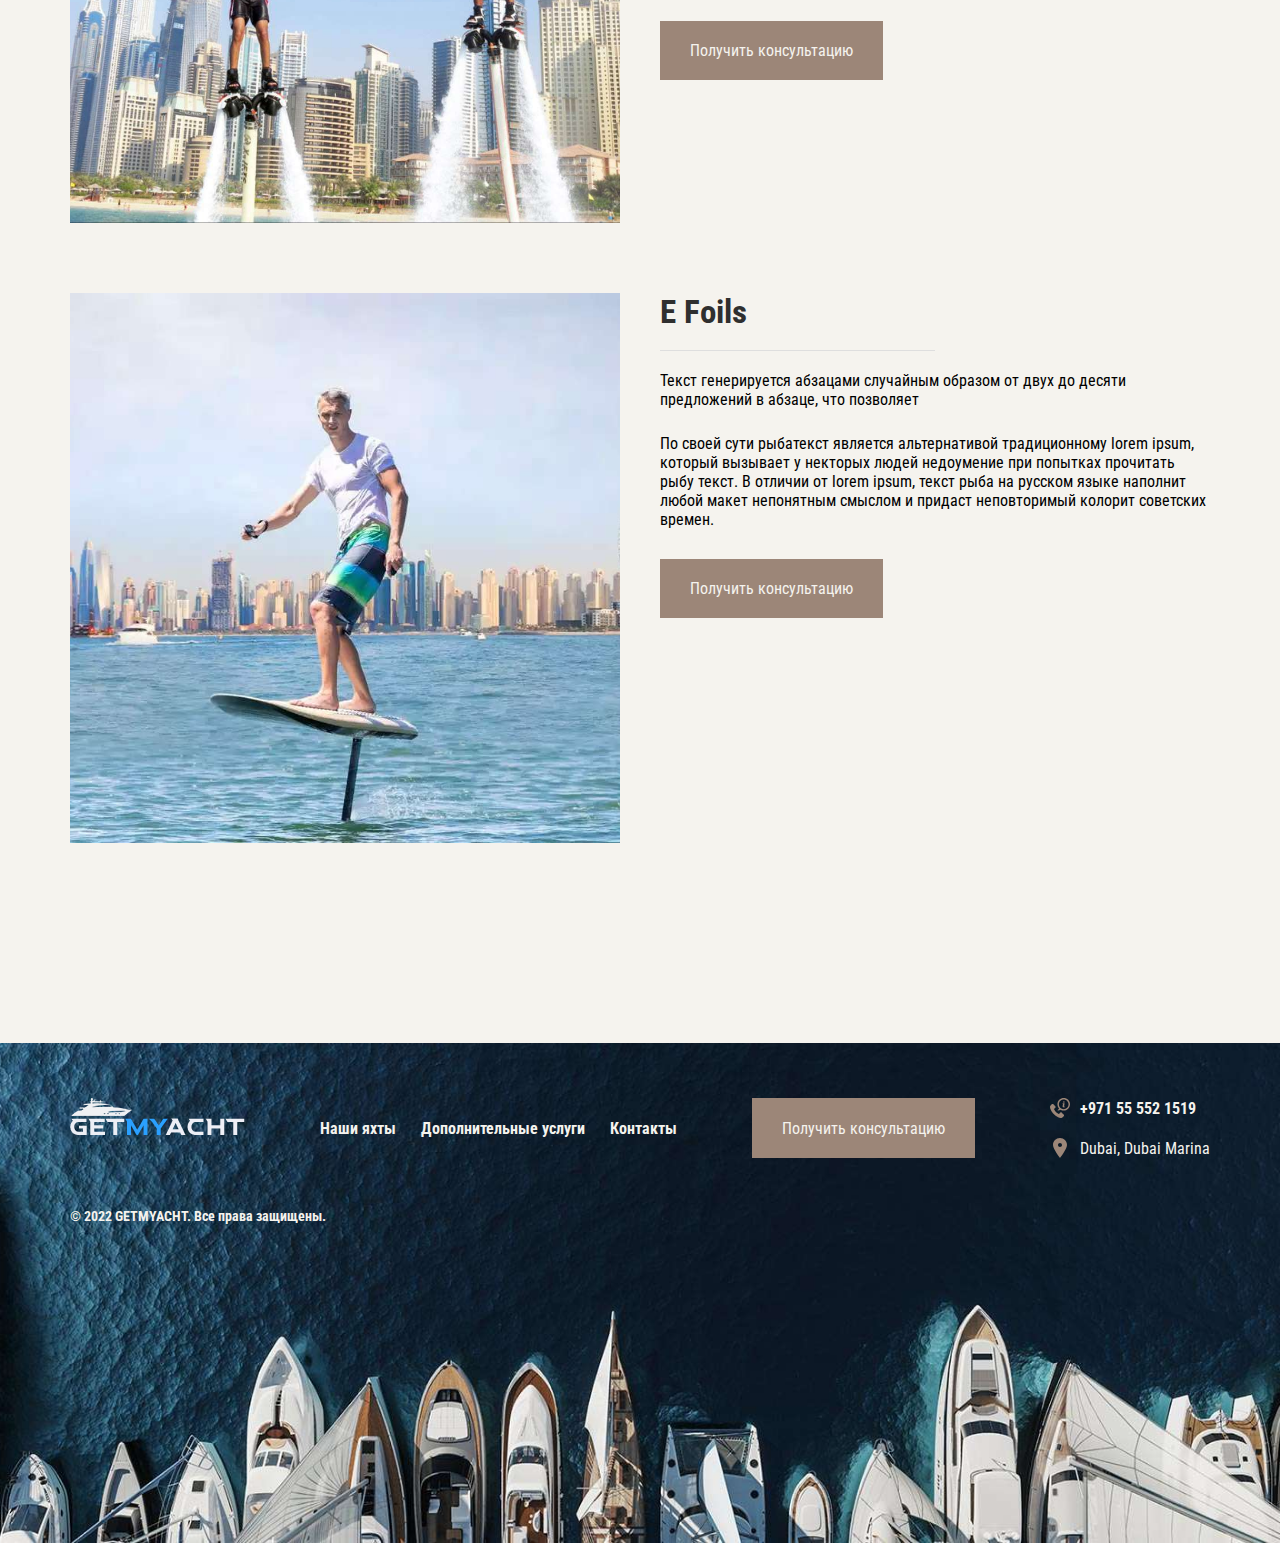
<file: services.html>
<!DOCTYPE html>
<html lang="ru" class="lock">
  <head>
    <meta charset="UTF-8" />
    <meta http-equiv="X-UA-Compatible" content="IE=edge" />
    <meta name="viewport" content="width=device-width, initial-scale=1.0" />
    <title>Document</title>
    <link rel="preconnect" href="https://fonts.googleapis.com" />
    <link rel="preconnect" href="https://fonts.gstatic.com" crossorigin />
    <link
      href="https://fonts.googleapis.com/css2?family=Roboto+Condensed:wght@400;700&family=Roboto:wght@400;700&display=swap"
      rel="stylesheet"
    />
    <link rel="stylesheet" href="./css/style.css" />
  </head>

  <body>
    <div id="pre">
      <div class="pl">
        <span class="pl__sr">Loading…</span>
      </div>
    </div>
    <header class="header">
      <div class="header__inner container">
        <button class="menu__burger">
          <i></i>
        </button>

        <a class="logo header__logo" href="./">
          <img class="logo__img" src="./img/logo.png" alt="logo" />
        </a>

        <nav class="menu menu--mobile">
          <a class="logo menu__logo mobile-only" href="./">
            <img class="logo__img" src="./img/logo.png" alt="logo" />
          </a>
          <ul class="menu__list menu__list--mobile">
            <li class="menu__item">
              <a class="menu__link" href="./yachts.html">Наши яхты</a>
            </li>
            <li class="menu__item">
              <a class="menu__link menu__link--current" href="./services.html">Дополнительные услуги</a>
            </li>
            <li class="menu__item">
              <a class="menu__link" href="./contacts.html">Контакты</a>
            </li>
          </ul>
          <button class="button menu__btn mobile-only _modal-open" data-modal-open="modal-consult">
            Получить консультацию
          </button>
          <div class="lang-switcher mobile-only">
            <img class="lang-switcher__flag" src="./img/flag-en.svg" alt="" />
            <a class="lang-switcher__text" href="#">Switch to English</a>
          </div>
        </nav>

        <i class="_overlay"></i>

        <div class="lang-switcher desktop-only">
          <img class="lang-switcher__flag" src="./img/flag-en.svg" alt="" />
          <a class="lang-switcher__text" href="#">English</a>
        </div>

        <button class="button desktop-only _modal-open" data-modal-open="modal-consult">Получить консультацию</button>

        <div class="phone header__phone--mobile">
          <svg class="phone__icon">
            <use xlink:href="img\sprite.svg#icon-phone"></use>
          </svg>
          <a class="phone__text" href="tel:+123456789">+971 55 552 1519</a>
        </div>
      </div>
    </header>

    <main class="main">
      <div class="main__inner main__inner--services container">
        <h1 class="main__title main__title--services">Дополнительные услуги</h1>

        <article class="service">
          <div class="service__image">
            <img class="service__image-img" src="./img/service-img-1.jpg" alt="img" />
          </div>
          <div class="service__content">
            <h2 class="service__content-title">Профессиональный кейтеринг с шеф-поваром</h2>
            <div class="service__content-text">
              <p>
                Кейтеринг на яхте – это прекрасная альтернатива организации мероприятий в банкетных залах. Какой же
                праздник без банкета? Не волнуйтесь, наши кулинарные мастера порадуют Вас изысканными блюдами. Мы
                организуем любое меню, исходя из Ваших предпочтений и пожеланий! Это может быть званый ужин, шведский
                стол или фуршет. Или, может, Вы хотите устроить коктейльную вечеринку? Мы все устроим по высшему
                разряду! Наш персонал обеспечит Вам сервис высшего уровня и избавит Вас от хлопот!
              </p>
              <p>
                Зачем ждать случая? Соберите своих родных и знакомых на роскошной яхте! Проведите незабываемое время в
                кругу близких Вам людей и подарите счастье дорогим для Вас людям!
              </p>
            </div>
            <button class="button _modal-open" data-modal-open="modal-consult">Получить консультацию</button>
          </div>
        </article>

        <article class="service">
          <div class="service__image">
            <img class="service__image-img" src="./img/service-img-2.jpg" alt="img" />
          </div>
          <div class="service__content">
            <h2 class="service__content-title">Private Jet</h2>
            <div class="service__content-text">
              <p>
                Бизнес авиация подразумевает самый высокий уровень обслуживания, комфорта и безопасности. Для перелета в
                Дубай доступно более 4000 бизнес джетов, всех типов. В основном они отличаются размером,
                вместительностью и скоростью перелета.
              </p>
              <p>
                Наши авиа консультанты помогут вам подобрать оптимальный самолет, исходя из ваших предпочтений и целей.
                Возможны комбинированные рейсы, где часть маршрута преодолевается на вертолете. Это особенно удобно,
                если вы хотите максимально быстро оказаться на яхте и не тратить время на дорогу. Мы берем на себя
                полную организацию перелета, под ключ.
              </p>
            </div>
            <button class="button _modal-open" data-modal-open="modal-consult">Получить консультацию</button>
          </div>
        </article>

        <article class="service">
          <div class="service__image">
            <img class="service__image-img" src="./img/service-img-3.jpg" alt="img" />
          </div>
          <div class="service__content">
            <h2 class="service__content-title">Мероприятия под ключ</h2>
            <div class="service__content-text">
              <p>
                Праздник украшает нашу жизнь, делает ее более светлой и яркой. Праздник дарит нам незабываемые мгновения
                радости и веселья. Праздник это то, что может превратить серые будни в нечто прекрасное и яркое.
              </p>
              <p>
                Вам надоели однообразные застолья, шумные ночные клубы и однотипные по своей сути кафе, Вы хотите
                нестандартно отметить день рождения или любой другой праздник? Хочется чего-то нового, свежего,
                оригинального и яркого?
              </p>
              <p>Мы предлагаем незабываемое путешествие на яхте в Дубае!</p>
            </div>
            <button class="button _modal-open" data-modal-open="modal-consult">Получить консультацию</button>
          </div>
        </article>

        <article class="service">
          <div class="service__image">
            <img class="service__image-img" src="./img/service-img-4.jpg" alt="img" />
          </div>
          <div class="service__content">
            <h2 class="service__content-title">Jet Sky</h2>
            <div class="service__content-text">
              <p>
                Текст генерируется абзацами случайным образом от двух до десяти предложений в абзаце, что позволяет
                сделать текст более привлекательным и живым для визуально-слухового восприятия.
              </p>
              <p>
                По своей сути рыбатекст является альтернативой традиционному lorem ipsum, который вызывает у некторых
                людей недоумение при попытках прочитать рыбу текст. В отличии от lorem ipsum, текст рыба на русском
                языке наполнит любой макет непонятным смыслом и придаст неповторимый колорит советских времен.
              </p>
            </div>
            <button class="button _modal-open" data-modal-open="modal-consult">Получить консультацию</button>
          </div>
        </article>

        <article class="service">
          <div class="service__image">
            <img class="service__image-img" src="./img/service-img-5.jpg" alt="img" />
          </div>
          <div class="service__content">
            <h2 class="service__content-title">Fly Board</h2>
            <div class="service__content-text">
              <p>Развлекайтесь на флайборде в Дубае, изучайте трюки и наслаждайтесь свежим воздухом сверху.</p>
              <p>
                Текст генерируется абзацами случайным образом от двух до десяти предложений в абзаце, что позволяет
                сделать текст более привлекательным и живым для визуально-слухового восприятия.
              </p>
              <p>
                По своей сути рыбатекст является альтернативой традиционному lorem ipsum, который вызывает у некторых
                людей недоумение при попытках прочитать рыбу текст. В отличии от lorem ipsum, текст рыба на русском
                языке наполнит любой макет непонятным смыслом и придаст неповторимый колорит советских времен.
              </p>
            </div>
            <button class="button _modal-open" data-modal-open="modal-consult">Получить консультацию</button>
          </div>
        </article>

        <article class="service">
          <div class="service__image">
            <img class="service__image-img" src="./img/service-img-6.jpg" alt="img" />
          </div>
          <div class="service__content">
            <h2 class="service__content-title">E Foils</h2>
            <div class="service__content-text">
              <p>Текст генерируется абзацами случайным образом от двух до десяти предложений в абзаце, что позволяет</p>
              <p>
                По своей сути рыбатекст является альтернативой традиционному lorem ipsum, который вызывает у некторых
                людей недоумение при попытках прочитать рыбу текст. В отличии от lorem ipsum, текст рыба на русском
                языке наполнит любой макет непонятным смыслом и придаст неповторимый колорит советских времен.
              </p>
            </div>
            <button class="button _modal-open" data-modal-open="modal-consult">Получить консультацию</button>
          </div>
        </article>
      </div>
    </main>
    <footer class="footer">
      <div class="footer__inner container">
        <a class="logo footer__logo" href="#">
          <img class="logo__img" src="./img/logo.png" alt="logo" />
        </a>

        <nav class="menu footer__menu">
          <ul class="menu__list footer__menu-list">
            <li class="menu__item">
              <a class="menu__link" href="#">Наши яхты</a>
            </li>
            <li class="menu__item">
              <a class="menu__link" href="#">Дополнительные услуги</a>
            </li>
            <li class="menu__item">
              <a class="menu__link" href="#">Контакты</a>
            </li>
          </ul>
        </nav>

        <button class="button footer__btn _modal-open" data-modal-open="modal-consult">Получить консультацию</button>

        <address class="contacts footer__contacts">
          <div class="phone">
            <svg class="phone__icon">
              <use xlink:href="img\sprite.svg#icon-phone"></use>
            </svg>
            <a class="phone__text" href="tel:+123456789">+971 55 552 1519</a>
          </div>

          <div class="location">
            <svg class="location__icon">
              <use xlink:href="img\sprite.svg#icon-location"></use>
            </svg>
            <p class="location__text">Dubai, Dubai Marina</p>
          </div>
        </address>
      </div>
      <p class="copy container">© 2022 GETMYACHT. Все права защищены.</p>
    </footer>

    <!-- MODAL -->

    <div class="modal" data-modal-name="modal-consult">
      <div class="modal__overlay">
        <div class="modal__inner">
          <button class="modal__close">
            <svg class="icon-close">
              <use xlink:href="img\sprite.svg#icon-close"></use>
            </svg>
          </button>

          <div class="modal-consult">
            <div class="modal-consult__form">
              <h2 class="title modal-consult__title">
                <svg class="icon-consult"><use xlink:href="img\sprite.svg#icon-consult"></use></svg>
                - Получить консультацию
              </h2>

              <form class="form-consult form-consult--modal" method="post">
                <div class="form-consult__data form-consult__data--modal">
                  <label class="form-consult__input">
                    Введите ваше имя:
                    <input type="text" name="name" required />
                  </label>

                  <label class="form-consult__input">
                    Введите ваш телефон:
                    <input type="tel" name="phone" required />
                  </label>
                </div>

                <button class="button button--accent form-consult--btn" type="submit">Получить консультацию</button>
              </form>
            </div>
          </div>
        </div>
      </div>
    </div>
    <script src="./js/libs/swiper.min.js"></script>

    <script src="./js/main.js"></script>
  </body>
</html>
</file>
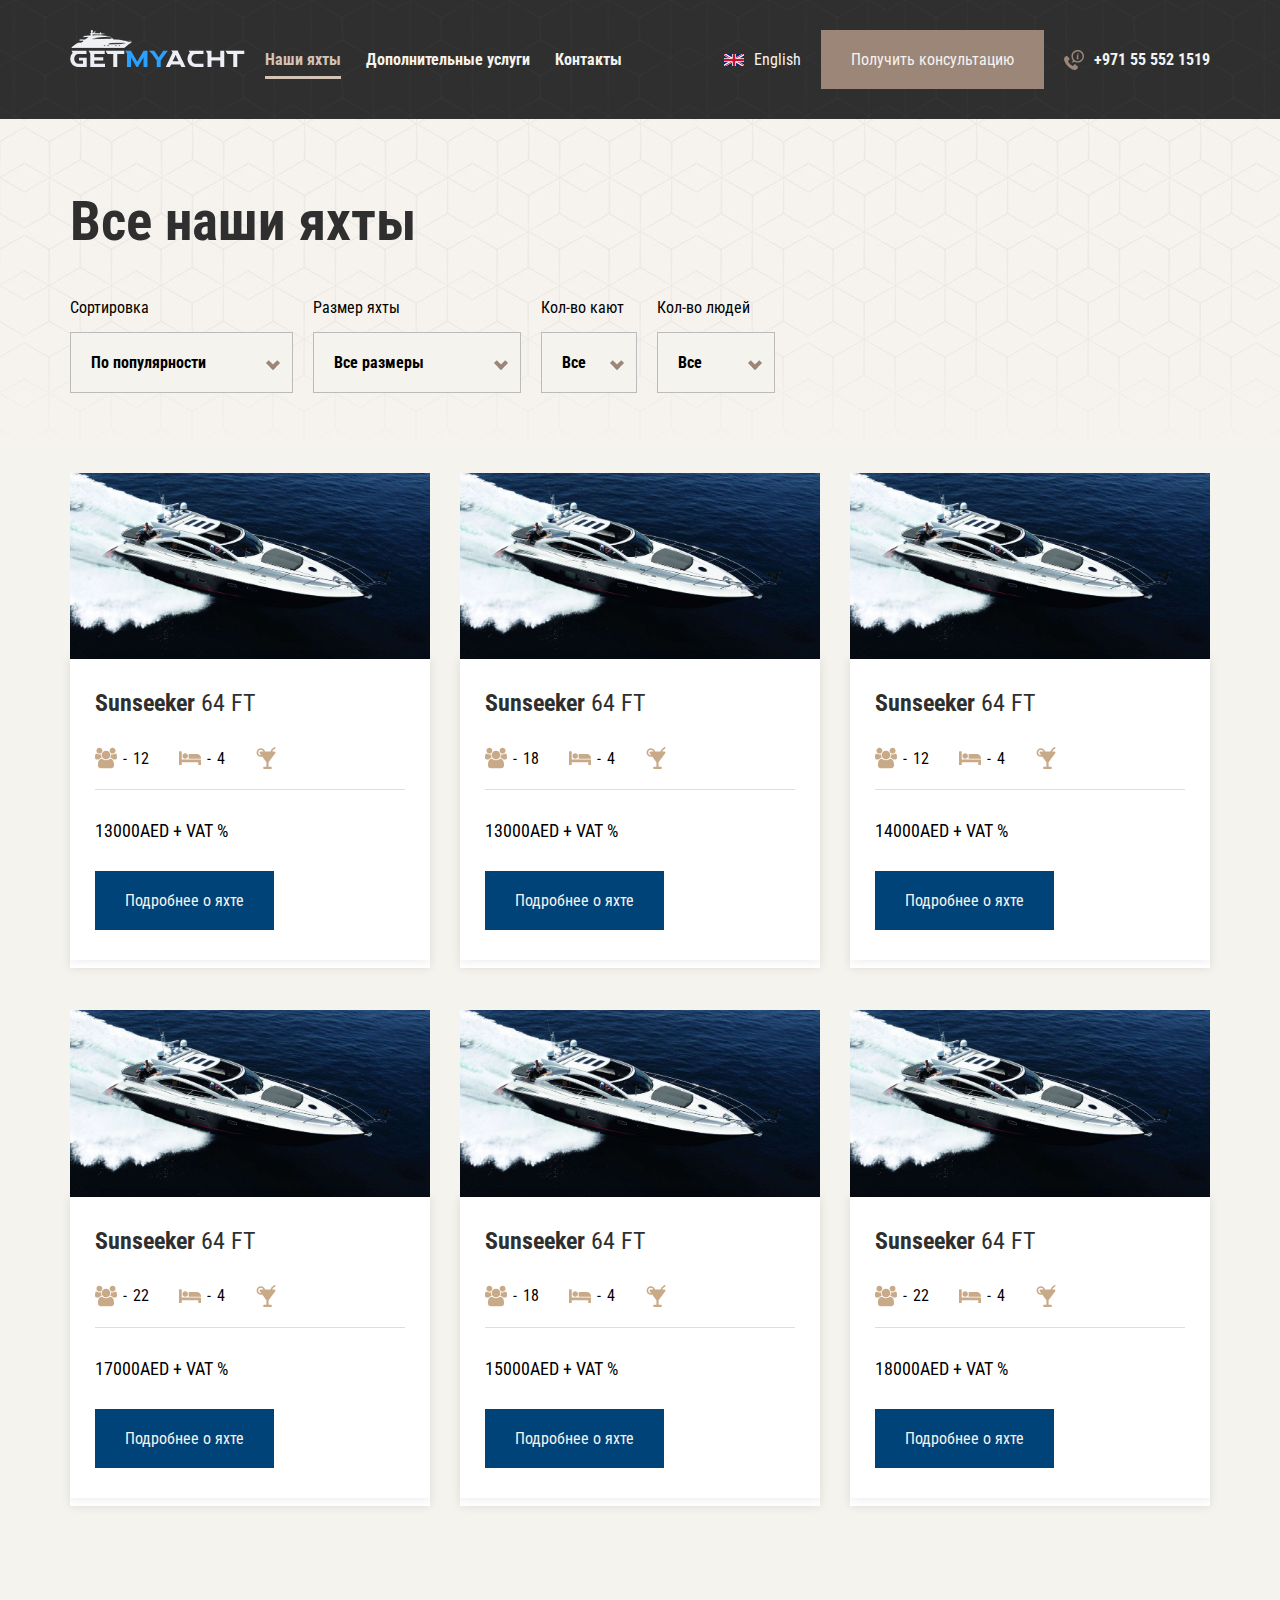
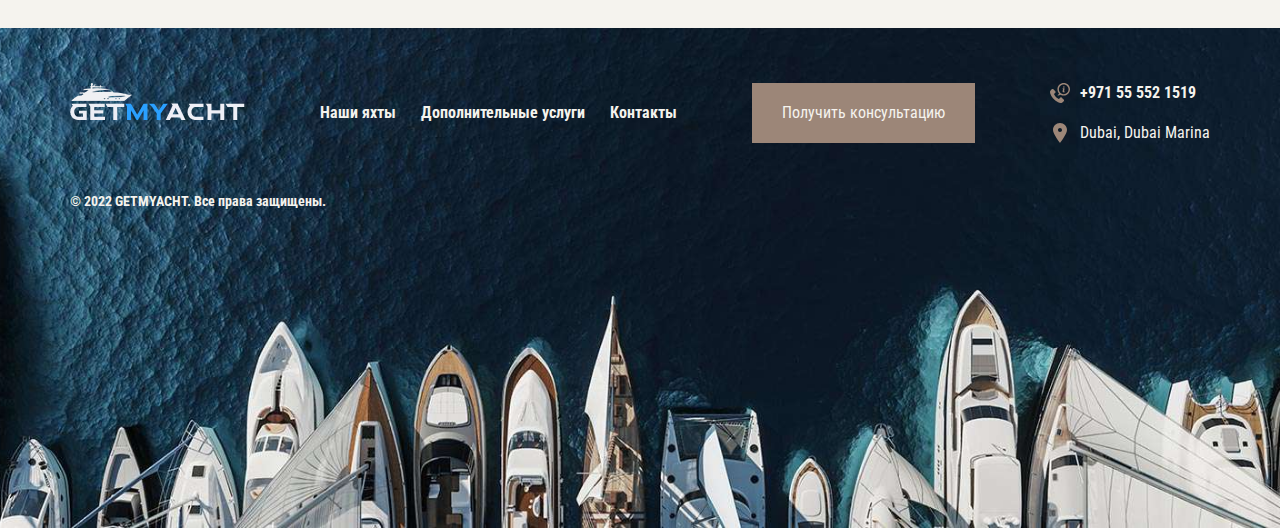
<file: yachts.html>
<!DOCTYPE html>
<html lang="ru">
  <head>
    <meta charset="UTF-8" />
    <meta http-equiv="X-UA-Compatible" content="IE=edge" />
    <meta name="viewport" content="width=device-width, initial-scale=1.0" />
    <title>Document</title>
    <link rel="preconnect" href="https://fonts.googleapis.com" />
    <link rel="preconnect" href="https://fonts.gstatic.com" crossorigin />
    <link
      href="https://fonts.googleapis.com/css2?family=Roboto+Condensed:wght@400;700&family=Roboto:wght@400;700&display=swap"
      rel="stylesheet"
    />
    <link rel="stylesheet" href="css/style.css" />
  </head>
  <body>
    <div id="pre">
      <div class="pl">
        <span class="pl__sr">Loading…</span>
      </div>
    </div>
    <header class="header">
      <div class="header__inner container">
        <button class="menu__burger">
          <i></i>
        </button>

        <a class="logo header__logo" href="./">
          <img class="logo__img" src="./img/logo.png" alt="logo" />
        </a>

        <nav class="menu menu--mobile">
          <a class="logo menu__logo mobile-only" href="./">
            <img class="logo__img" src="./img/logo.png" alt="logo" />
          </a>
          <ul class="menu__list menu__list--mobile">
            <li class="menu__item">
              <a class="menu__link menu__link--current" href="#">Наши яхты</a>
            </li>
            <li class="menu__item">
              <a class="menu__link" href="./services.html">Дополнительные услуги</a>
            </li>
            <li class="menu__item">
              <a class="menu__link" href="./contacts.html">Контакты</a>
            </li>
          </ul>
          <button class="button menu__btn mobile-only _modal-open" data-modal-open="modal-consult">
            Получить консультацию
          </button>
          <div class="lang-switcher mobile-only">
            <img class="lang-switcher__flag" src="./img/flag-en.svg" alt="" />
            <a class="lang-switcher__text" href="#">Switch to English</a>
          </div>
        </nav>

        <i class="_overlay"></i>

        <div class="lang-switcher desktop-only">
          <img class="lang-switcher__flag" src="./img/flag-en.svg" alt="" />
          <a class="lang-switcher__text" href="#">English</a>
        </div>

        <button class="button desktop-only _modal-open" data-modal-open="modal-consult">Получить консультацию</button>

        <div class="phone header__phone--mobile">
          <svg class="phone__icon">
            <use xlink:href="img\sprite.svg#icon-phone"></use>
          </svg>
          <a class="phone__text" href="tel:+123456789">+971 55 552 1519</a>
        </div>
      </div>
    </header>

    <main class="main">
      <div class="main__inner--yachts container">
        <div class="yachts__head">
          <h1 class="main__title main__title--yachts">Все наши яхты</h1>

          <button class="button-sort mobile-only">
            <svg class="button-sort__icon">
              <use xlink:href="img\sprite.svg#icon-sort"></use>
            </svg>
            Сортировка
          </button>
        </div>
        <form class="filters yachts__filters">
          <span class="filters__mobile-title mobile-only">
            <svg class="filters__mobile-icon">
              <use xlink:href="img\sprite.svg#icon-sort"></use>
            </svg>
            Сортировка
            <svg class="filters__mobile-icon--close">
              <use xlink:href="img\sprite.svg#icon-close"></use>
            </svg>
          </span>

          <label>
            Сортировка
            <div class="select-wrapper">
              <select name="price" class="control control-sort">
                <option value="default:asc">По популярности</option>
                <option value="price:asc size:asc">По возрастанию цены</option>
                <option value="price:desc size:desc">По убыванию цены</option>
              </select>
            </div>
          </label>

          <label>
            Размер яхты
            <div class="select-wrapper">
              <select name="size" class="control control-sort">
                <option value="default:asc">Все размеры</option>
                <option value="size:asc price:asc ">Сначала маленькие</option>
                <option value="size:desc price:desc">Сначала большие</option>
              </select>
            </div>
          </label>

          <label>
            Кол-во кают
            <div class="select-wrapper">
              <select name="cabin" data-filter-group>
                <option value=".mix">Все</option>
                <option value=".cabin-4">4</option>
                <option value=".cabin-5">5</option>
                <option value=".cabin-6">6</option>
                <option value=".cabin-7">7</option>
                <option value=".cabin-8">8</option>
              </select>
            </div>
          </label>

          <label>
            Кол-во людей
            <div class="select-wrapper">
              <select name="people" data-filter-group>
                <option value=".mix">Все</option>
                <option value=".small">1 - 12</option>
                <option value=".medium">12 - 30</option>
                <option value=".large">30+</option>
              </select>
            </div>
          </label>

          <button type="submit" class="button mobile-only filters__mobile--btn">Показать</button>
        </form>

        <ul class="yacht-list _yacht-filter">
          <li class="yacht-list__item mix cabin-4 small" data-price="13000" data-size="1">
            <a href="./post.html" class="card">
              <div class="card__image">
                <img class="card__image--img" src="./img/yacht-card-img--1.jpg" alt="img" />
              </div>
              <div class="card__content">
                <h3 class="title card__title">
                  Sunseeker
                  <span class="card__title--model">64 FT</span>
                </h3>

                <ul class="meta card__meta">
                  <li class="meta__info">
                    <svg class="meta__icon">
                      <use xlink:href="img\sprite.svg#icon-group"></use>
                    </svg>
                    - <span class="meta__info-text">12</span>
                  </li>
                  <li class="meta__info">
                    <svg class="meta__icon">
                      <use xlink:href="img\sprite.svg#icon-bed"></use>
                    </svg>
                    - <span class="meta__info-text">4</span>
                  </li>
                  <li class="meta__info">
                    <svg class="meta__icon">
                      <use xlink:href="img\sprite.svg#icon-drink"></use>
                    </svg>
                  </li>
                </ul>

                <p class="card__price">13000AED + VAT %</p>
                <span class="button button--accent button__card">Подробнее о яхте</span>
              </div>
            </a>
          </li>

          <li class="yacht-list__item mix cabin-4 medium" data-price="13000" data-size="2">
            <a href="./post.html" class="card">
              <div class="card__image">
                <img class="card__image--img" src="./img/yacht-card-img--1.jpg" alt="img" />
              </div>
              <div class="card__content">
                <h3 class="title card__title">
                  Sunseeker
                  <span class="card__title--model">64 FT</span>
                </h3>

                <ul class="meta card__meta">
                  <li class="meta__info">
                    <svg class="meta__icon">
                      <use xlink:href="img\sprite.svg#icon-group"></use>
                    </svg>
                    - <span class="meta__info-text">18</span>
                  </li>
                  <li class="meta__info">
                    <svg class="meta__icon">
                      <use xlink:href="img\sprite.svg#icon-bed"></use>
                    </svg>
                    - <span class="meta__info-text">4</span>
                  </li>
                  <li class="meta__info">
                    <svg class="meta__icon">
                      <use xlink:href="img\sprite.svg#icon-drink"></use>
                    </svg>
                  </li>
                </ul>

                <p class="card__price">13000AED + VAT %</p>
                <span class="button button--accent button__card">Подробнее о яхте</span>
              </div>
            </a>
          </li>
          <li class="yacht-list__item mix cabin-5 small" data-price="14000" data-size="1">
            <a href="./post.html" class="card">
              <div class="card__image">
                <img class="card__image--img" src="./img/yacht-card-img--1.jpg" alt="img" />
              </div>
              <div class="card__content">
                <h3 class="title card__title">
                  Sunseeker
                  <span class="card__title--model">64 FT</span>
                </h3>

                <ul class="meta card__meta">
                  <li class="meta__info">
                    <svg class="meta__icon">
                      <use xlink:href="img\sprite.svg#icon-group"></use>
                    </svg>
                    - <span class="meta__info-text">12</span>
                  </li>
                  <li class="meta__info">
                    <svg class="meta__icon">
                      <use xlink:href="img\sprite.svg#icon-bed"></use>
                    </svg>
                    - <span class="meta__info-text">4</span>
                  </li>
                  <li class="meta__info">
                    <svg class="meta__icon">
                      <use xlink:href="img\sprite.svg#icon-drink"></use>
                    </svg>
                  </li>
                </ul>

                <p class="card__price">14000AED + VAT %</p>
                <span class="button button--accent button__card">Подробнее о яхте</span>
              </div>
            </a>
          </li>
          <li class="yacht-list__item mix cabin-6 large" data-price="17000" data-size="3">
            <a href="./post.html" class="card">
              <div class="card__image">
                <img class="card__image--img" src="./img/yacht-card-img--1.jpg" alt="img" />
              </div>
              <div class="card__content">
                <h3 class="title card__title">
                  Sunseeker
                  <span class="card__title--model">64 FT</span>
                </h3>

                <ul class="meta card__meta">
                  <li class="meta__info">
                    <svg class="meta__icon">
                      <use xlink:href="img\sprite.svg#icon-group"></use>
                    </svg>
                    - <span class="meta__info-text">22</span>
                  </li>
                  <li class="meta__info">
                    <svg class="meta__icon">
                      <use xlink:href="img\sprite.svg#icon-bed"></use>
                    </svg>
                    - <span class="meta__info-text">4</span>
                  </li>
                  <li class="meta__info">
                    <svg class="meta__icon">
                      <use xlink:href="img\sprite.svg#icon-drink"></use>
                    </svg>
                  </li>
                </ul>

                <p class="card__price">17000AED + VAT %</p>
                <span class="button button--accent button__card">Подробнее о яхте</span>
              </div>
            </a>
          </li>
          <li class="yacht-list__item mix cabin-7 large" data-price="15000" data-size="2">
            <a href="./post.html" class="card">
              <div class="card__image">
                <img class="card__image--img" src="./img/yacht-card-img--1.jpg" alt="img" />
              </div>
              <div class="card__content">
                <h3 class="title card__title">
                  Sunseeker
                  <span class="card__title--model">64 FT</span>
                </h3>

                <ul class="meta card__meta">
                  <li class="meta__info">
                    <svg class="meta__icon">
                      <use xlink:href="img\sprite.svg#icon-group"></use>
                    </svg>
                    - <span class="meta__info-text">18</span>
                  </li>
                  <li class="meta__info">
                    <svg class="meta__icon">
                      <use xlink:href="img\sprite.svg#icon-bed"></use>
                    </svg>
                    - <span class="meta__info-text">4</span>
                  </li>
                  <li class="meta__info">
                    <svg class="meta__icon">
                      <use xlink:href="img\sprite.svg#icon-drink"></use>
                    </svg>
                  </li>
                </ul>

                <p class="card__price">15000AED + VAT %</p>
                <span class="button button--accent button__card">Подробнее о яхте</span>
              </div>
            </a>
          </li>
          <li class="yacht-list__item mix cabin-8 large" data-price="18000" data-size="3">
            <a href="./post.html" class="card">
              <div class="card__image">
                <img class="card__image--img" src="./img/yacht-card-img--1.jpg" alt="img" />
              </div>
              <div class="card__content">
                <h3 class="title card__title">
                  Sunseeker
                  <span class="card__title--model">64 FT</span>
                </h3>

                <ul class="meta card__meta">
                  <li class="meta__info">
                    <svg class="meta__icon">
                      <use xlink:href="img\sprite.svg#icon-group"></use>
                    </svg>
                    - <span class="meta__info-text">22</span>
                  </li>
                  <li class="meta__info">
                    <svg class="meta__icon">
                      <use xlink:href="img\sprite.svg#icon-bed"></use>
                    </svg>
                    - <span class="meta__info-text">4</span>
                  </li>
                  <li class="meta__info">
                    <svg class="meta__icon">
                      <use xlink:href="img\sprite.svg#icon-drink"></use>
                    </svg>
                  </li>
                </ul>

                <p class="card__price">18000AED + VAT %</p>
                <span class="button button--accent button__card">Подробнее о яхте</span>
              </div>
            </a>
          </li>
        </ul>
      </div>
    </main>

    <footer class="footer">
      <div class="footer__inner container">
        <a class="logo footer__logo" href="#">
          <img class="logo__img" src="./img/logo.png" alt="logo" />
        </a>

        <nav class="menu footer__menu">
          <ul class="menu__list footer__menu-list">
            <li class="menu__item">
              <a class="menu__link" href="#">Наши яхты</a>
            </li>
            <li class="menu__item">
              <a class="menu__link" href="#">Дополнительные услуги</a>
            </li>
            <li class="menu__item">
              <a class="menu__link" href="#">Контакты</a>
            </li>
          </ul>
        </nav>

        <button class="button footer__btn _modal-open" data-modal-open="modal-consult">Получить консультацию</button>

        <address class="contacts footer__contacts">
          <div class="phone">
            <svg class="phone__icon">
              <use xlink:href="img\sprite.svg#icon-phone"></use>
            </svg>
            <a class="phone__text" href="tel:+123456789">+971 55 552 1519</a>
          </div>

          <div class="location">
            <svg class="location__icon">
              <use xlink:href="img\sprite.svg#icon-location"></use>
            </svg>
            <p class="location__text">Dubai, Dubai Marina</p>
          </div>
        </address>
      </div>
      <p class="copy container">© 2022 GETMYACHT. Все права защищены.</p>
    </footer>

    <!-- MODAL -->

    <div class="modal" data-modal-name="modal-consult">
      <div class="modal__overlay">
        <div class="modal__inner">
          <button class="modal__close">
            <svg class="icon-close">
              <use xlink:href="img\sprite.svg#icon-close"></use>
            </svg>
          </button>

          <div class="modal-consult">
            <div class="modal-consult__form">
              <h2 class="title modal-consult__title">
                <svg class="icon-consult"><use xlink:href="img\sprite.svg#icon-consult"></use></svg>
                - Получить консультацию
              </h2>

              <form class="form-consult form-consult--modal" method="post">
                <div class="form-consult__data form-consult__data--modal">
                  <label class="form-consult__input">
                    Введите ваше имя:
                    <input type="text" name="name" required />
                  </label>

                  <label class="form-consult__input">
                    Введите ваш телефон:
                    <input type="tel" name="phone" required />
                  </label>
                </div>

                <button class="button button--accent form-consult--btn" type="submit">Получить консультацию</button>
              </form>
            </div>
          </div>
        </div>
      </div>
    </div>

    <script src="./js/libs/swiper.min.js"></script>
    <script src="./js/libs/mixitup.min.js"></script>
    <script src="./js/libs/multifilter.min.js"></script>

    <script src="./js/main.js"></script>
  </body>
</html>
</file>
<file: css/style.css>
:root {
  --main-color: #9c8678;
  --accent-color: #004378;
  --dark-color: #2f2f2f;
  --light-color: #f5f3ee;
  --light-accent-color: #d4c3b7;
}

#pre {
  position: fixed;
  display: grid;
  place-items: center;
  height: 100vh;
  width: 100vw;
  background-color: var(--light-color);
  z-index: 999;
  overflow: hidden;
}

html {
  box-sizing: border-box;
  overflow-x: hidden;

  /* Scrolbar */
  scrollbar-width: 10px;
  scrollbar-color: var(--dark-color);
  scroll-behavior: smooth;
}

html.lock {
  overflow: hidden;
}

html::-webkit-scrollbar {
  width: 10px;
}

html::-webkit-scrollbar-track {
  background: var(--light-color);
}

html::-webkit-scrollbar-thumb {
  background: url(../img/bg.png), linear-gradient(var(--dark-color), var(--dark-color));
  border: none;
}

*,
*::before,
*::after {
  margin: 0;
  padding: 0;
  box-sizing: inherit;
}

input,
button,
textarea,
select {
  font: inherit;
}

img {
  display: block;
  max-width: 100%;
  height: auto;
}

body {
  background-color: var(--light-color);
  font-family: 'Roboto Condensed', sans-serif;
  font-size: 16px;
  overflow-x: hidden;
}

.container {
  max-width: 1170px;
  padding: 0 15px;
  margin: 0 auto;
}

h1,
h2,
h3,
h4,
h5,
h6 {
  color: var(--dark-color);
  font-weight: 700;
}

h1 {
  font-size: 55px;
}

a {
  color: inherit;
  text-decoration: none;
}

.icons {
  width: 20px;
  height: 20px;
  fill: var(--light-accent-color);
}

/* =============|BUTTONS|============= */

.button {
  background-color: var(--main-color);
  color: var(--light-color);
  border: none;
  padding: 20px 30px;
  font-weight: 400;
  cursor: pointer;
  display: inline-block;
  text-align: center;
  position: relative;
  z-index: 1;
  transition: all 0.2s;
  overflow: hidden;
}

.button::before {
  content: '';
  position: absolute;
  bottom: 0;
  left: -200%;
  width: 50%;
  height: 100%;
  background: rgba(255, 255, 255, 0.582);
  filter: blur(60px);
  transform: skew(20deg);
  transition: 0.2s ease-out;
  
}

.button:hover::before {
  top: 0;
  left: 100%;
}

.button:hover {
  filter: brightness(1.1);
  box-shadow: inset 5px 0 10px rgba(0, 0, 0, 0.5);
}

.button--accent {
  background-color: var(--accent-color);
}

.button-sort {
  all: unset;
  display: flex;
  align-items: center;
  gap: 20px;
  padding: 20px 15px;
  background: var(--light-color);
  border: 1px solid var(--main-color);
  color: var(--dark-color);
  font-weight: 700;
  cursor: pointer;
  transition: .2s;
}

.button-sort:hover{
  color: var(--main-color);
  border-color: var(--dark-color);
}

.button-add {
  display: flex;
  gap: 10px;
  padding-left: 15px;
  padding-right: 15px;
}

.button-sort__icon,
.button-add__icon,
.filters__mobile-icon,
.filters__mobile-icon--close {
  fill: var(--main-color);
  width: 22px;
  height: 22px;
}

.button-add__icon {
  fill: #fff;
}

/* =============|HEADER|============= */

.header {
  background: url(../img/bg.png), linear-gradient(var(--dark-color), var(--dark-color));
  background-repeat: repeat;
  background-position: center center;
}

.header__inner {
  display: flex;
  align-items: center;
  justify-content: space-between;
  flex-grow: 1;
  gap: 20px;
  padding-top: 30px;
  padding-bottom: 30px;
  color: var(--light-color);
}

.logo {
  max-width: 200px;
}

.header__logo {
  align-self: flex-start;
  margin-right: auto;
}

._overlay {
  position: absolute;
  float: left;
  opacity: 0;
  transition: 0.2s;
}

._overlay.menu--visible {
  display: block;
  position: fixed;
  left: 0;
  top: 0;
  width: 100%;
  height: 100%;
  background: rgba(0, 0, 0, 0.7);
  opacity: 1;
  z-index: 10;
}

.menu__logo {
  margin: 0 auto;
  opacity: 0.2;
  transition: 0.5s;
}

.menu__logo:hover {
  opacity: 1;
}

.menu {
  display: flex;
  align-items: center;
  gap: 20px;
  flex-grow: 1;
}

.menu__list {
  list-style: none;
  display: flex;
  gap: 25px;
}

.menu__link {
  font-weight: 700;
  padding: 7px 0;
  text-decoration: none;
}

.menu__link:hover,
.menu__link.menu__link--current {
  color: var(--light-accent-color);
  border-bottom: 3px solid var(--light-accent-color);
}

.lang-switcher {
  display: flex;
  align-items: center;
  gap: 10px;
}

.lang-switcher:hover {
  text-decoration-line: underline;
  filter: brightness(1.5);
}

.lang-switcher__flag {
  width: 20px;
  height: 12px;
}

.location__text {
  font-size: 16px;
  font-weight: normal;
}

.phone,
.location,
.email {
  display: flex;
  align-items: center;
  gap: 10px;
  flex-shrink: 0;
}

.phone__icon,
.location__icon,
.email__icon {
  width: 20px;
  height: 20px;
  fill: var(--main-color);
}

.phone__text {
  font-weight: 700;
}

/* =============|BURGER MENU|============= */

.menu__burger {
  all: unset;
  position: relative;
  width: 20px;
  height: 20px;
  z-index: 20;
  cursor: pointer;
  flex-shrink: 0;
  display: none;
}

.menu__burger i {
  position: absolute;
  top: 50%;
  left: 0;
  transform: translateY(-50%);
  width: 100%;
  height: 5px;
  background-color: var(--light-accent-color);
}

.menu__burger::before,
.menu__burger::after {
  content: '';
  position: absolute;
  left: 0;
  width: 100%;
  height: 5px;
  background: var(--light-accent-color);
  transition: all 0.2s;
}

.menu__burger::before {
  top: 0;
}

.menu__burger::after {
  bottom: 0;
}

.menu__burger.menu--visible i {
  transform: scale(0);
}

.menu__burger.menu--visible::before {
  top: 50%;
  transform: rotate(-45deg);
}

.menu__burger.menu--visible::after {
  top: 50%;
  transform: rotate(45deg);
}

.mobile-only,
.mobile-only--add {
  display: none;
}

/* =============|FOOTER|============= */

.footer {
  padding-top: 55px;
  background-image: url(../img/footer-bg.jpg);
  background-repeat: no-repeat;
  background-size: cover;
  background-position: top center;
  color: var(--light-color);
  min-height: 500px;
}

.footer__inner {
  display: grid;
  justify-content: space-between;
  gap: 40px;
  grid-template-areas: 'logo menu btn contacts';
  margin-bottom: 50px;
}

.footer__menu {
  flex-wrap: wrap;
  grid-area: menu;
}

.footer__logo {
  grid-area: logo;
}

.footer__btn {
  grid-area: btn;
}

.contacts {
  display: grid;
  gap: 20px;
  font-style: normal;
  flex-shrink: 0;
}

.footer__contacts {
  grid-area: contacts;
  justify-self: center;
}

.copy {
  font-size: 14px;
  font-weight: 700;
}

/* =============|MAIN|============= */

.main,
.post-inner,
.home-inner {
  background: url(../img/main-bg.jpg);
  background-repeat: repeat-x;
  background-position: top center;
}

.main__inner--services {
  padding-top: 70px;
  padding-bottom: 200px;
  display: grid;
  gap: 70px;
}

.main__inner--yachts,
.main__inner--contacts {
  padding-top: 70px;
  padding-bottom: 130px;
}

.main__title {
  font-size: min(55px, calc((1vw + 1vh) * 2.5));
}

.main__title--services {
  margin-bottom: 70px;
}

.post-inner,
.home-inner {
  position: relative;
  background-color: var(--light-color);
  max-width: 1340px;
  margin: -100px auto 50px;
  padding-top: 50px;
  border-top: 6px solid var(--dark-color);
  z-index: 1;
}

/* =============|ARTICLE|============= */

.service {
  display: flex;
  gap: 40px;
  flex-wrap: wrap;
}

.add-service > .service:nth-child(odd) {
      flex-direction: row-reverse;
}


.service__image {
  flex: 1;
  display: flex;
  justify-content: center;
}

.service__image-img {
  aspect-ratio: 1;
  object-fit: cover;
}

.service__content {
  flex: 1;
}

.service__content-title {
  font-size: min(35px, calc((1vw + 1vh) * 1.5));
  padding-bottom: 20px;
  margin-bottom: 20px;
  position: relative;
}

.service__content-title::after {
  content: '';
  position: absolute;
  left: 0;
  bottom: 0;
  height: 1px;
  width: 50%;
  background-color: #dedede;
}

.service__content-text {
  display: grid;
  gap: 25px;
  margin-bottom: 30px;
}

/* =============|YACHTS|============= */

.yachts__head,
.post__head {
  display: flex;
  align-items: center;
  justify-content: space-between;
  gap: 10px;
  margin-bottom: 45px;
}

/* =============|YACHT LIST|============= */

.yacht-list {
  list-style: none;
  display: grid;
  grid-template-columns: repeat(auto-fit, minmax(280px, 360px));
  flex-wrap: wrap;
  gap: 50px 30px;
  justify-content: center;
  justify-items: center;
}

/* =============|YACHT CARD|============= */

.card {
  display: flex;
  flex-direction: column;
  height: 100%;
}

.card__image {
  background-color: #dedede;
  width: 100%;
  aspect-ratio: 2;
}

.card__image--img {
  object-fit: cover;
}

.card__content {
  position: relative;
  display: flex;
  flex-direction: column;
  gap: 30px;
  padding: 30px 25px;
  height: 100%;
  background: #fff;
  box-shadow: 0 0 10px rgba(0, 0, 0, 0.1);
}

.card__content::after {
  content: '';
  position: absolute;
  left: 0;
  bottom: -8px;
  height: 8px;
  width: 100%;
  background: #fff;
  box-shadow: 0 0 10px rgba(0, 0, 0, 0.1);
  z-index: -1;
}

.card__title {
  font-size: 24px;
}

.card__title--model {
  font-weight: normal;
}

.card__price {
  font-size: 18px;
}

.meta {
  list-style: none;
  display: flex;
  gap: 30px;
}

.card__meta {
  padding-bottom: 20px;
  border-bottom: 1px solid #dedede;
  width: 100%;
}

.meta__info {
  display: flex;
  gap: 6px;
  align-items: center;
}

.meta__icon {
  width: 22px;
  height: 22px;
  fill: #c9aa88;
}

.button__card {
  margin-top: auto;
  align-self: flex-start;
}

/* =============|FILTERS|============= */

.yachts__filters {
  margin-bottom: 80px;
}

.filters__mobile-title {
  align-items: center;
  gap: 20px;
  color: var(--light-color);
  font-size: 22px;
  font-weight: 700;
}

.filters {
  display: flex;
  gap: 20px;
}

.filters-fildset{
    display: flex;
  gap: 20px;
}

label {
  display: grid;
  gap: 15px;
}

select,
input {
  appearance: none;
  -moz-appearance: none;
  -webkit-appearance: none;
  width: 100%;
  padding: 20px 50px 20px 20px;
  font-weight: 700;
  background: var(--light-color);
  border: 1px solid #bbbbbb;
}

.select-wrapper {
  position: relative;
  
}

.select-wrapper::after {
  content: '';
  position: absolute;
  top: 50%;
  right: 15px;
  transform: translateY(-50%) rotate(45deg);
  display: inline-block;
  width: 10px;
  height: 10px;
  border-bottom: 4px solid var(--main-color);
  border-right: 4px solid var(--main-color);
  pointer-events: none;
}

.select-wrapper:focus-within::after {

 transform: translateY(-20%) rotate(-45deg) scale(1,-1);

}



.filters__mobile--btn {
  justify-content: center;
  margin-top: 30px;
}

.filters__mobile-icon--close {
  margin-left: auto;
  cursor: pointer;
}

/* =============|POST SLIDER|============= */

.page-slider {
  position: relative;
  display: flex;
  justify-content: center;
}

.page-slider__controls {
  position: absolute;
  z-index: 1;
  left: 50%;
  bottom: 130px;
  width: 50%;
  transform: translateX(-50%);
}

.slide {
  width: 100%;
  height: 100%;
  aspect-ratio: 2;
  object-fit: cover;
}

.page-slider__prev,
.page-slider__next {
  position: absolute;
  height: 100%;
  top: 100%;
  padding: 20px 15px;
  background: rgba(0, 0, 0, 0.5);
  color: var(--light-color);
  transform: translateY(-100%);
  margin: 0;

  z-index: 10;
  cursor: pointer;
  display: flex;
  align-items: center;
  justify-content: center;
}

.page-slider__prev {
  transform: translate(-120%, -100%);
}

.page-slider__next {
  transform: translate(120%, -100%);
}

.page-slider__prev {
  left: 0;
}

.page-slider__next {
  right: 0;
}

.page-slider__prev:hover,
.page-slider__next:hover {
  background: #000;
}

.page-slider__prev::after,
.page-slider__next::after {
  position: absolute;
  content: '';
  font-size: 0;
  width: 14px;
  height: 14px;
  border-bottom: 5px solid var(--main-color);
  border-right: 5px solid var(--main-color);
}

.page-slider__prev::after {
  transform: translateX(20%) rotate(135deg);
}

.page-slider__next::after {
  transform: translateX(-20%) rotate(-45deg);
}

.page-slider__prev:hover::after,
.page-slider__next:hover::after {
  border-bottom: 5px solid var(--light-color);
  border-right: 5px solid var(--light-color);
}

.swiper-wrapper {
  list-style: none;
  align-items: center;
}

.swiper-slide-visible {
  opacity: 0.8;
  filter: grayscale(100);
}

.slider-main__thumb .swiper-slide-thumb-active {
  border: 4px solid rgba(255, 255, 255, 0.8);
  opacity: 1;
  filter: grayscale(0);
}

/* =============|POST HEAD|============= */

.post__head {
  display: flex;
  align-items: center;
  flex-wrap: wrap;
  gap: 30px 80px;
  margin-bottom: 50px;
}

.main-price {
  font-size: 25px;
  font-weight: 700;
  color: #393c44;
}

/* =============|ATRIBUTES|============= */

.attributes__capture {
  font-size: 22px;
  margin-bottom: 30px;
}

.attributes__box {
  display: flex;
  align-items: center;
  justify-content: center;
  flex-wrap: wrap;
  gap: 80px;
  margin-bottom: 80px;
}
/* feautures table */

.feautures {
  display: flex;
  flex-wrap: wrap;
  gap: 15px 30px;
  justify-content: space-between;
}

.feautures__table {
  border-spacing: 0;
}

.feautures__table tbody {
  display: grid;
  gap: 15px;
}

.feautures__label {
  font-weight: 700;
  padding-right: 30px;
  min-width: 200px;
}

/* brand */

.brand {
  display: flex;
  flex-shrink: 0;
  justify-content: center;
}

.brand__img {
  max-width: 170px;
}

/* description */

.description__box {
  margin-bottom: 80px;
}

.description__box p:not(:last-child) {
  margin-bottom: 30px;
}

/* include */

.include__list {
  list-style: none;
  display: flex;
  flex-wrap: wrap;
  gap: 30px;
}

.include__list-item {
  flex: 1 1 360px;
}

.include-card {
  display: grid;
  gap: 20px;
}

.include-card__img {
  width: 100%;
  aspect-ratio: 1.5;
  object-fit: cover;
}

/* =============|POST FORM|============= */

.post-form,
.home-form {
  padding: 80px 0 100px;
  background-image: url(../img/form-bg.jpg);
  background-repeat: no-repeat;
  background-size: cover;
  background-position: center center;
  color: var(--light-color);
  margin-bottom: 100px;
}

.post-form__title {
  font-size: 40px;
  color: inherit;
  margin-bottom: 60px;
}

.form-rent {
  display: flex;
  gap: 50px;
}

.form-rent__data {
  display: grid;
  gap: 45px;
  grid-auto-rows: min-content;
}

.form-rent__message {
  display: grid;
  gap: 50px;
  flex: auto;
}

.form-rent__time {
  display: flex;
  justify-content: space-between;
  flex-shrink: 0;
  gap: 15px;
  border: 0;
}

.form-rent--btn {
  padding-left: 70px;
  padding-right: 70px;
  justify-self: start;
  margin-top: auto;
}

.form-rent__time-legend {
  margin-bottom: 15px;
}

select::-webkit-scrollbar {
  width: 5px;
}

select::-webkit-scrollbar-thumb {
  background-color: var(--main-color);
}

textarea {
  resize: none;
  appearance: none;
  -moz-appearance: none;
  -webkit-appearance: none;
  width: 100%;
  padding: 20px 50px 20px 20px;
  font-weight: 700;
  background: var(--light-color);
  border: 1px solid #bbbbbb;
}

/* =============|RELATED SLIDER|============= */

.related {
  margin-bottom: 100px;
}

.related-slider__main {
  margin-bottom: 70px;
}

.related__title {
  font-size: 40px;
  margin-bottom: 60px;
}

.related-slider__nav {
  display: flex;
  justify-content: center;
  align-items: center;
  gap: 90px;
}
.related-slider__prev,
.related-slider__next {
  height: 25px;
  width: 25px;
  border-bottom: 5px solid var(--main-color);
  border-right: 5px solid var(--main-color);
  cursor: pointer;
}

.related-slider__prev {
  transform: rotate(-45deg);
}

.related-slider__next {
  transform: rotate(135deg);
}

.related-slider__prev:hover,
.related-slider__next:hover {
  border-bottom: 5px solid var(--accent-color);
  border-right: 5px solid var(--accent-color);
}

/* =============|ADD SERVICE|============= */

.add-service {
  display: grid;
  gap: 80px;
  padding-bottom: 150px;
}

/* .service--reverse {
  flex-direction: row-reverse;
} */

.add-service__content {
  align-items: center;
}

.add-service__content--jet {
  position: relative;
}

.add-service__content--jet::after {
  content: '';
  position: absolute;
  top: 0;
  right: 0;
  width: 320px;
  height: 200px;
  background-image: url(../img/add-jet.png);
  background-repeat: no-repeat;
  background-size: contain;
  transform: translate(50%, -20%);
}

/* =============|HERO|============= */

.hero {
  background-image: url(../img/hero.jpg);
  background-repeat: no-repeat;
  background-size: cover;
  background-position: center;
  width: 100%;
  aspect-ratio: 1.2;
  max-height: 100vh;
}

.home-inner {
  position: static;
  margin-top: -300px;
}

.home-form{
margin-bottom: 200px;
}

.hero__content {
  display: grid;
  gap: 20px;
  z-index: 1;
  padding-top: 30px;
  padding-bottom: 500px;
}

.hero__title-location {
  display: inline-flex;
  align-items: center;
  gap: 15px;
  text-transform: uppercase;
  vertical-align: middle;
  margin-left: 30px;
}

/* filters */

.home__filters {
  display: flex;
  align-items: flex-end;
  justify-content: space-between;
  flex-wrap: wrap;
  gap: 10px;
  margin-bottom: 100px;
}

/* =============|CATALOG|============= */

.catalog {
  list-style: none;
  display: grid;
  gap: 120px;
  margin-bottom: 200px;
}

/* product */

.product {
  position: relative;
  display: grid;
  gap: 30px 120px;
  min-width: 0;
  grid-template-areas:
    '. slider slider slider'
    'title slider slider slider'
    'info slider slider slider'
    'price slider slider slider'
    'buttons slider slider slider'
    'text slider slider slider'
    '. slider slider slider';
}

.product__title,
.book-yacht__title {
  font-size: 35px;
  grid-area: title;
  position: relative;
}

.product__title::after {
  content: '';
  position: absolute;
  top: 50%;
  right: 0;
  width: 200px;
  height: 1px;
  background-color: var(--light-accent-color);
  transform: translateX(100%);
  z-index: 2;
}

.product__info {
  display: flex;
  align-items: center;
  justify-content: space-between;
  gap: 15px;
  flex-wrap: wrap;
  grid-area: info;
}

.product__brand-img {
  max-width: 110px;
  position: absolute;
  top: 0;
  left: 28%;
  transform: translateY(-50%);
  object-fit: contain;
}

.product__price {
  font-size: 23px;
  font-weight: 700;
  color: #393c44;
  grid-area: price;
}

.product__buttons {
  display: grid;
  gap: 15px;
  grid-area: buttons;
}

.product__text {
  grid-area: text;
}

/* product slider */

.product__slider {
  min-width: 0;
  flex: 2;
  grid-area: slider;
}

.product__slide {
  width: 100%;
  height: 100%;
  aspect-ratio: 3/2;
}

.product__slide img,
.product__slide--thumb img {
  width: 100%;
  height: 100%;
  object-fit: cover;
}

.product__slide--thumb {
  aspect-ratio: 1.6;
  margin-top: 5px;
}

.product__slide--thumb.swiper-slide-thumb-active {
  filter: grayscale(0);
}


/* =============|form|============= */

.form-home{
  margin-bottom: 200px;
}


/* =============|REVIEWS|============= */

.reviews__head {
  position: relative;

  display: flex;
  flex-wrap: wrap;
  justify-content: space-between;
  gap: 20px;
  align-items: center;

  margin-bottom: 130px;
}

.reviews__head::before {
  content: '';
  position: absolute;
  top: 50%;
  left: 0;
  width: 200px;
  height: 250px;
  transform: translate(-50%, -40%);
  background-image: url(../img/anchor-img.png);
  background-repeat: no-repeat;
  background-size: contain;
  background-position: center center;
  pointer-events: none;
}

.reviews__title {
  padding-left: 70px;
}

.reviews__head--btn {
  padding-right: 50px;
  padding-left: 50px;
  margin-left: auto;
}

/* =============|REVIEWS SLIDER|============= */

.reviews__content {
  margin-bottom: 150px;
}

.reviews__content-inner {
  border: 1px solid #d7d7d7;
  padding: 55px 70px;
  margin-bottom: 50px;
}

.review-card {
  display: flex;
  align-items: flex-start;
  gap: 30px;
}

.review-card__image {
  max-width: 300px;
  flex: 1;
}

.review-card__image-img {
  aspect-ratio: 1;
}

.review-card__content {
  flex: 3;
  display: grid;
  gap: 35px;
}

.review-card__text p:not(:last-child),
.book-yacht__text p:not(:last-child) {
  margin-bottom: 20px;
}

.review-card__author {
  display: flex;
  flex-wrap: wrap;
  align-items: center;
  gap: 22px;
}

.stars-list {
  list-style: none;
}

.stars-list {
  display: flex;
  align-items: center;
  gap: 5px;
}

.star-icon {
  width: 16px;
  height: 16px;
  fill: #ffba00;
}

.author-name {
  font-size: 25px;
}

.reviews-slider__pagination {
  display: flex;
  justify-content: center;
}

.reviews-slider__nav {
  position: relative;
}

.reviews-slider__next,
.reviews-slider__prev {
  position: absolute;
  top: 0;
  left: 50%;
  width: 25px;
  height: 25px;
  border-bottom: 10px solid #dedede;
  border-right: 10px solid #dedede;
}

.reviews-slider__next:hover,
.reviews-slider__prev:hover {
  border-color: var(--dark-color);
}

.reviews-slider__next {
  transform: translateX(-50%) rotate(-45deg);
  margin-left: 60px;
}

.reviews-slider__prev {
  transform: translateX(-50%) rotate(135deg);
  margin-left: -60px;
}

/* =============|COST|============= */

.cost {
  display: flex;
  flex-wrap: wrap;
  align-items: center;
  gap: 50px;
  margin-bottom: 200px;
}

.cost__content {
  display: grid;
  gap: 45px;
  flex: 1;
}

.cost__title {
  font-size: min(35px, calc((1vw + 1vh) * 1.5));
}

.cost__list {
  position: relative;
  list-style: none;
  display: grid;
  gap: 20px;
}

.cost__list-item {
  background-image: url(../img/check-circle.svg);
  background-repeat: no-repeat;
  padding-left: 30px;
  background-position: 0 0;
  background-size: 16px;
}

.cost__content--btn {
  padding-right: 85px;
  padding-left: 85px;
  justify-self: start;
}

.cost__image {
  flex: 1;
}

/* ==============|CONTACTS|================ */

.contacts__title{
margin-bottom: 60px;
}

.contacts__box{
display: grid;
gap: 40px;
}

.contacts-form{
  margin-top: 100px;
}

.contacts-form__data{
  flex: 1;
}

.contacts-form--btn{
  padding-left: 100px;
  padding-right: 100px;
  justify-self: end;
}

.contact-phone{
display: flex;
align-items: center;
gap: 30px;
}

.contacts__phone-img{
  width: 30px;
  object-fit: contain;
}

.contact-address{
  display: flex;
  flex-wrap: wrap;
  gap: 40px;
}

/* ==============|MODAL|================ */

.modal {
  position: fixed;
  inset: 0;
  z-index: 99;
  visibility: hidden;
  opacity: 0;
  pointer-events: none;
}

.modal__overlay {
  width: 100%;
  height: 100%;
  background-color: rgba(0, 0, 0, 0.7);
  display: flex;
  padding: 20px;
  overflow-y: scroll;
}

.modal__inner {
  position: relative;
  width: inherit;
  max-width: 1000px;
  margin: auto;
  transform: translateY(-200%);
}

.modal__close {
  all: unset;
  position: absolute;
  top: 20px;
  right: 20px;

  cursor: pointer;
  z-index: 1;
}

.icon-close {
  width: 25px;
  height: 25px;
}

.modal-book {
  display: flex;
  justify-content: center;
  position: relative;
}

.modal-book::before {
  content: '';
  position: absolute;
  width: 6px;
  height: 100%;
  background-color: #c9aa88;
  left: 50%;
  transform: translateX(-50%);
}

.modal-book::after {
  content: '';
  position: absolute;
  top: 0;
  left: 50%;
  background-image: url(../img/anchor-img.png);
  width: 90px;
  height: 120px;
  background-size: contain;
  background-repeat: no-repeat;
  background-position: center center;
  transform: translate(-50%, -30%);
}

.modal-book__form {
  padding: 50px 80px 50px 60px;
  background: #f5f3ee;
  flex: 1;
}

.modal-book__yacht {
  padding: 50px 60px 50px 80px;
  background: #fff;
  flex: 1;
  min-width: 0;
}

.book-yacht__capture {
  font-size: 20px;
  font-weight: 700;
}

.book-yacht__title {
  font-size: 35px;
  margin-bottom: 30px;
}

.book-yacht__price {
  font-size: 23px;
  font-weight: 700;
  color: var(--main-color);
  padding-bottom: 40px;
  border-bottom: 1px solid var(--main-color);
  margin-bottom: 35px;
}

.book-yacht__meta {
  flex-wrap: wrap;
  justify-content: center;
  margin-bottom: 40px;
}

/* MODAL SLIDER */

.book-yacht__slider {
  margin-bottom: 45px;
}

.book-yacht__slide img {
  aspect-ratio: 2;
  object-fit: cover;
}

.modal._active {
  pointer-events: all;
  visibility: visible;
  opacity: 1;
  transition: all 0.2s;
}

.modal._active .modal__inner {
  transform: translateY(0);
  transition: all 0.2s;
}

/* MODAL CONSULT */

.modal-consult {
  background-color: var(--light-color);
  padding: 75px 100px;
  position: relative;
}

.modal-consult::after {
  content: '';
  position: absolute;
  right: 0;
  bottom: 0;
  width: 130px;
  height: 130px;
  background-image: url(../img/shell-img.png);
  background-repeat: no-repeat;
  background-size: contain;
  transform: translate(30%, 30%);
}

.modal-consult::before {
  content: '';
  position: absolute;
  right: 20%;
  top: 0;
  width: 150px;
  height: 190px;
  background-image: url(../img/anchor-img.png);
  background-repeat: no-repeat;
  background-size: contain;
  transform: translateY(-30%);
}

.modal-consult__title {
  position: relative;
  display: flex;
  gap: 10px;
  align-items: center;
  font-size: 35px;
  padding-bottom: 40px;
  margin-bottom: 40px;
}

.modal-consult__title::after {
  content: '';
  position: absolute;
  left: 0;
  bottom: 0;
  height: 1px;
  width: 60%;
  background: var(--main-color);
}

.icon-consult {
  display: inline-block;
  width: 40px;
  height: 40px;
  fill: var(--dark-color);
}

.form-consult__data {
  display: flex;
  flex-wrap: wrap;
  gap: 30px 50px;
}

.form-consult__input {
  flex: auto;
}

.form-consult__data--modal {
  margin-bottom: 45px;
}

.form-consult--btn {
  padding-right: 50px;
  padding-left: 50px;
  position: relative;
  z-index: 2;
}

/* =============|MEDIA|============= */

@media (max-width: 1100px) {
  .mobile-only {
    display: flex;
  }

  .menu__burger {
    display: block;
  }

  .menu--mobile,
  .filters {
    position: fixed;
    left: 0;
    top: 0;
    background: url(../img/bg.png), linear-gradient(var(--dark-color), var(--dark-color));
    padding: 35px;
    flex-direction: column;
    justify-content: flex-start;
    gap: 40px;
    /* width: 80%; */
    height: 100%;
    transform: translateX(-100%);
    transition: 0.2s ease-in-out;
    z-index: 15;
    overflow: auto;
  }

  .filters {
    z-index: 30;
  }

  .filters label {
    color: var(--light-color);
  }

  .menu--visible,
  .filters--visible {
    transform: none;
  }

  .menu__list--mobile {
    z-index: 10;
    flex-direction: column;
    align-items: flex-start;
  }

  .footer__inner {
    grid-template-areas:
      'logo menu . contacts'
      '. . . btn';
  }

  .post-inner {
    margin-top: 0;
  }

  .page-slider__controls {
    bottom: 30px;
  }

  .home-inner {
    margin-top: -100px;
  }

  .product {
    gap: 30px 60px;
  }

  .modal-consult::after {
    transform: translate(0, 30%);
  }
}

/* =============| 960 |============= */

@media (max-width: 960px) {
  .footer__inner {
    grid-template-areas:
      'logo . . contacts'
      'menu . . btn';
  }

  .footer__menu-list {
    flex-direction: column;
  }

  .footer__btn {
    align-self: center;
  }

  .main__title--services {
    margin-bottom: 30px;
  }

  .service__content {
    flex: auto;
  }

  .service__image {
    flex: auto;
  }
  .service__image-img {
    aspect-ratio: 2;
  }

  .main-price {
    color: var(--main-color);
  }

  .add-service__content--jet::after {
    transform: translate(50%, -50%);
  }
  .product {
    grid-template-areas:
      'title'
      'info '
      'price'
      'slider'
      'buttons'
      'text ';
  }

  .product__title::after {
    display: none;
  }

  .product__brand-img {
    position: static;
    transform: translateY(0);
  }

  .product__price {
    text-align: right;
  }

  .cost {
    flex-direction: column-reverse;
  }

  .cost__content--btn {
    justify-self: auto;
  }

  .modal-book {
    flex-direction: column;
  }

  .modal-book::before {
    display: none;
  }

  .modal-book::after {
    transform: translate(-50%, -60%);
  }

  .modal-book__form {
    padding: 50px;
  }

  .modal-book__yacht {
    padding: 50px;
    width: 100%;
    border-bottom: 6px solid #c9aa88;
  }

  .modal-book__form--mobile {
    justify-content: center;
  }

  .modal-consult__title {
    font-size: 28px;
  }

  .modal-consult::before {
    right: 10%;
  }
}

/* =============| 767 |============= */

@media (max-width: 767px) {
  .header__logo {
    max-width: 110px;
  }

  .desktop-only {
    display: none;
  }

  .menu--mobile {
    padding-top: 20px;
  }

  .footer__inner {
    grid-template-areas:
      'logo contacts'
      'menu btn';
  }
  .main__title--post {
    font-size: 45px;
  }
  .slider-main__thumb {
    display: none;
  }

  .form-rent {
    display: grid;
    justify-content: center;
  }

  .form-rent--btn {
    justify-self: center;
  }
  .review-card {
    align-items: center;
    flex-direction: column;
  }

  .review-card__content {
    display: flex;
    flex-direction: column-reverse;
  }

  .review-card__author {
    justify-content: center;
  }
  .modal-consult {
    padding: 50px;
  }
}

/* =============| 680 |============= */

@media (max-width: 680px) {
  .main__title--post {
    font-size: 35px;
  }

  .post-form__title {
    font-size: 32px;
  }

  .desktop-only--add {
    display: none;
  }

  .mobile-only--add {
    display: flex;
  }

  .modal-consult__title {
    font-size: 22px;
  }

  .modal-consult::before {
    display: none;
  }
}

/* =============| 480 |============= */

@media (max-width: 480px) {
  .header__inner {
    gap: 10px;
  }

  .header__phone--mobile {
    align-self: flex-end;
    font-size: 14px;
  }

  .footer__inner {
    gap: 20px;
    grid-template-areas:
      'logo contacts'
      'menu menu'
      'btn btn';
  }
  .footer__logo {
    align-self: center;
  }

  .footer__menu-list {
    gap: 10px;
  }

  .service__image-img {
    aspect-ratio: 1;
  }

  .main__title {
    font-size: 38px;
  }

  .main__title--services {
    margin-bottom: 0;
  }

  .main__title--yachts {
    font-size: 25px;
  }

  .main__title--post {
    font-size: 28px;
  }

  .form-rent__select {
    padding: 20px 30px 20px 10px;
  }

  .reviews__content-inner {
    padding: 35px 25px;
  }

  .review-card__author {
    flex-direction: column-reverse;
  }

  .modal-book__form {
    padding: 20px;
  }

  .modal-book__yacht {
    padding: 50px 20px;
  }

  .modal-consult {
    padding: 50px 20px;
  }
}

/* ==============|PRELOADER|================ */

:root {
  --hue: 223;
  --bg: hsl(var(--hue), 10%, 90%);
  --fg: hsl(var(--hue), 10%, 10%);
  --primary: hsl(var(--hue), 90%, 55%);
  --trans-dur: 0.3s;
  --pl-dur: 2.6s;
  font-size: calc(16px + (20 - 16) * (100vw - 320px) / (1280 - 320));
}

.pl {
  position: relative;
  width: 9em;
  height: 12em;
}
.pl:before,
.pl:after {
  content: '';
  display: block;
  position: absolute;
  left: 0;
  width: inherit;
  height: 12em;
}
.pl:before {
  animation: top calc(var(--pl-dur) / 2) linear infinite, flipZ var(--pl-dur) steps(1) infinite;
  border-radius: 4.5em 0 0 0 / 4em 0 0 0;
  box-shadow: 0 4em 0 0 inset;
  top: 0;
}
.pl:after {
  animation: bottom calc(var(--pl-dur) / 2) linear infinite;
  animation-delay: calc(var(--pl-dur) * -0.25);
  border-radius: 0 0 0 4.5em / 0 0 0 4em;
  box-shadow: 0 -4em 0 0 var(--primary) inset;
  bottom: 0;
}
.pl__sr {
  clip: rect(1px, 1px, 1px, 1px);
  overflow: hidden;
  position: absolute;
  width: 1px;
  height: 1px;
}

/* Dark theme */
@media (prefers-color-scheme: dark) {
  :root {
    --bg: hsl(var(--hue), 10%, 10%);
    --fg: hsl(var(--hue), 10%, 90%);
  }
}

/* Animations */
@keyframes top {
  from {
    animation-timing-function: ease-in;
    clip-path: polygon(0 0, 123% 0, 123% 70%, 123% 70%, 123% 0, 123% 0, 123% 100%, 0 100%);
  }
  50% {
    animation-timing-function: ease-out;
    clip-path: polygon(0 0, 0 0, 0 70%, 77% 70%, 77% 0, 100% 0, 100% 100%, 0 100%);
  }
  to {
    clip-path: polygon(0 0, 0 0, 0 70%, 0 70%, 0 0, 100% 0, 100% 100%, 0 100%);
  }
}
@keyframes bottom {
  from {
    animation-timing-function: ease-in;
    clip-path: polygon(0 0, 100% 0, 100% 100%, 0 100%, 0 30%, 0 30%, 0 100%, 0 100%);
  }
  50% {
    animation-timing-function: ease-out;
    clip-path: polygon(0 0, 100% 0, 100% 100%, 77% 100%, 77% 30%, 0 30%, 0 100%, 0 100%);
  }
  to {
    clip-path: polygon(0 0, 100% 0, 100% 100%, 123% 100%, 123% 30%, 100% 30%, 100% 100%, 0 100%);
  }
}
@keyframes flipZ {
  from {
    z-index: 0;
  }
  50%,
  to {
    z-index: 1;
  }
}
</file>
